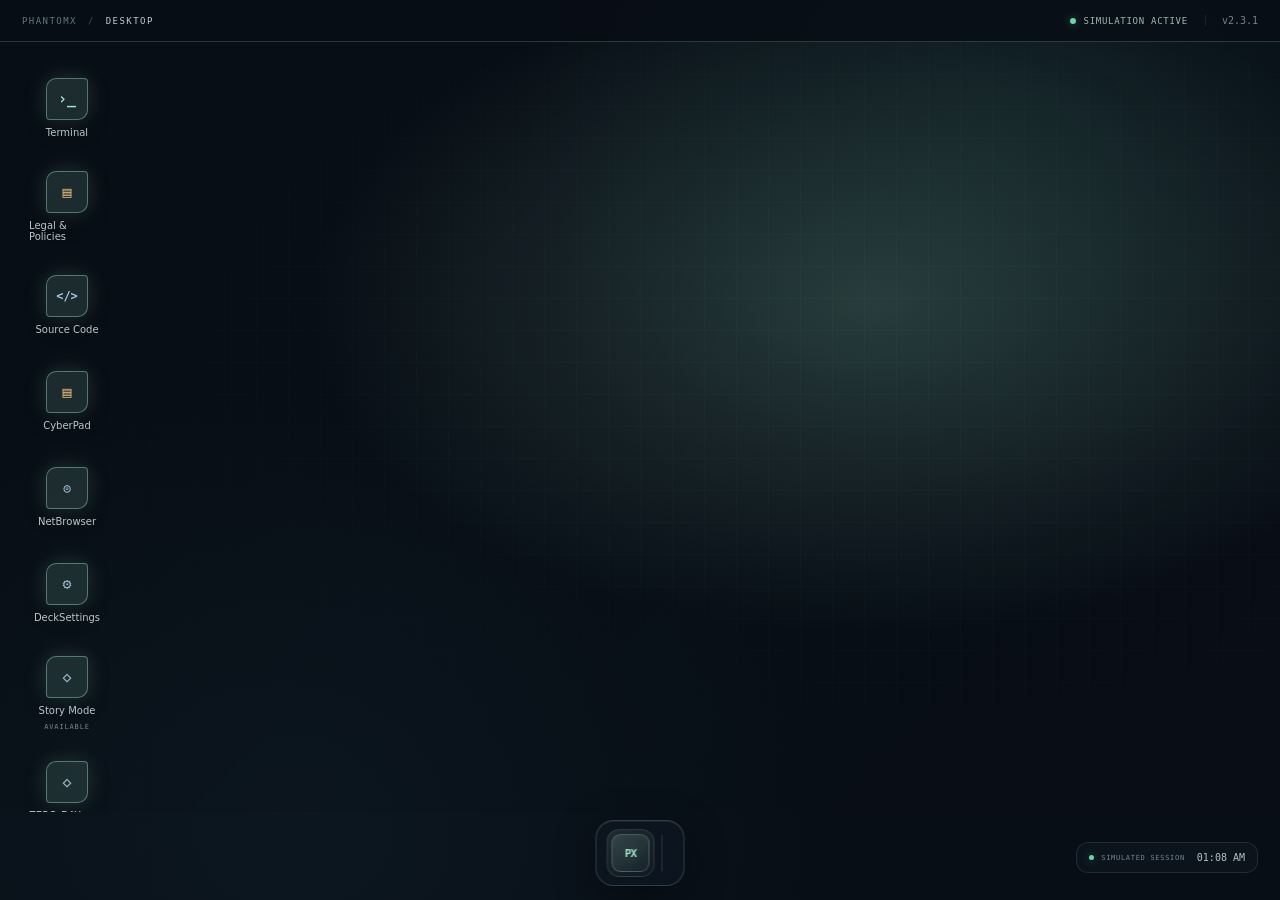
<file: index.html>
<!DOCTYPE html>
<html lang="en">
<head>
  <meta charset="UTF-8">
  <meta name="viewport" content="width=device-width, initial-scale=1.0">
  <meta name="description" content="PhantomX is a browser-based cyberdeck launcher and simulation platform for fictional systems and simulated command-line experiences.">
  <meta name="theme-color" content="#080e16">
  <meta name="color-scheme" content="dark">
  <title>PhantomX — Cyberdeck Launcher</title>
  <link rel="icon" href="./assets/phantomx-icon.svg" type="image/svg+xml">
  <link rel="apple-touch-icon" href="./assets/phantomx-icon.svg">
  <link rel="manifest" href="./manifest.json">
  <link rel="stylesheet" href="./style.css">
</head>
<body>
  <main id="desktop" aria-label="PhantomX cyberdeck launcher">
    <aside class="launcher-sidebar" aria-label="Launcher navigation">
      <a class="brand" href="./" aria-label="PhantomX home">
        <span class="brand-mark" aria-hidden="true">PX</span>
        <span class="brand-copy"><strong>PHANTOMX</strong><small>CYBERDECK LAUNCHER</small></span>
      </a>

      <div class="sidebar-divider"></div>
      <p class="sidebar-caption">WORKSPACE</p>
      <nav class="sidebar-nav" aria-label="Workspace">
        <a class="nav-link is-current" href="#overview" aria-current="page">
          <svg viewBox="0 0 24 24" aria-hidden="true"><rect x="3.5" y="3.5" width="7" height="7" rx="1.2"/><rect x="13.5" y="3.5" width="7" height="7" rx="1.2"/><rect x="3.5" y="13.5" width="7" height="7" rx="1.2"/><rect x="13.5" y="13.5" width="7" height="7" rx="1.2"/></svg>
          <span class="nav-label">Overview</span>
        </a>
        <button class="nav-link" type="button" data-window-launch="terminal-window">
          <svg viewBox="0 0 24 24" aria-hidden="true"><path d="m5 7 5 5-5 5"/><path d="M12 17h7"/></svg>
          <span class="nav-label">Terminal</span>
          <span class="nav-indicator" aria-hidden="true"></span>
        </button>
      </nav>

      <p class="sidebar-caption sidebar-caption-spaced">RESOURCES</p>
      <nav class="sidebar-nav" aria-label="Resources">
        <a class="nav-link" href="./legal/">
          <svg viewBox="0 0 24 24" aria-hidden="true"><path d="M6 3.75h8l4 4v12.5H6z"/><path d="M14 3.75v4h4M9 12h6M9 16h6"/></svg>
          <span class="nav-label">Legal &amp; policies</span>
        </a>
        <a class="nav-link" href="https://github.com/vruntime-labs/phantomx-os" target="_blank" rel="noopener noreferrer">
          <svg viewBox="0 0 24 24" aria-hidden="true"><path d="M9 19c-4.2 1.3-4.2-2.1-5.9-2.5M15 21v-3.4a3 3 0 0 0-.8-2.3c2.7-.3 5.5-1.3 5.5-6A4.7 4.7 0 0 0 18.4 6a4.3 4.3 0 0 0-.1-3.1S17.2 2.6 15 4.1a12.5 12.5 0 0 0-6 0C6.8 2.6 5.7 2.9 5.7 2.9A4.3 4.3 0 0 0 5.6 6a4.7 4.7 0 0 0-1.3 3.3c0 4.7 2.8 5.7 5.5 6A3 3 0 0 0 9 17.6V21"/></svg>
          <span class="nav-label">Source code</span>
          <span class="external-mark" aria-hidden="true">↗</span>
        </a>
      </nav>

      <div class="sidebar-bottom">
        <span class="sidebar-live-dot" aria-hidden="true"></span>
        <span class="sidebar-bottom-copy"><strong>BROWSER EDITION</strong><small>Simulation environment</small></span>
      </div>
    </aside>

    <section class="workspace" aria-label="Launcher workspace">
      <header class="topbar">
        <div class="breadcrumb"><span>PHANTOMX</span><span class="breadcrumb-slash">/</span><strong>DESKTOP</strong></div>
        <div class="topbar-right">
          <span class="environment-status"><span class="status-dot" aria-hidden="true"></span>SIMULATION ACTIVE</span>
          <span class="topbar-version">v2.3.1</span>
        </div>
      </header>

      <div class="desktop-canvas" aria-label="PhantomX desktop">
        <div class="desktop-shortcuts" aria-label="Desktop shortcuts">
          <button class="desktop-shortcut" type="button" data-window-launch="terminal-window">
            <span class="desktop-shortcut-icon terminal-shortcut-icon">›_</span><span>Terminal</span>
          </button>
          <a class="desktop-shortcut" href="./legal/">
            <span class="desktop-shortcut-icon docs-shortcut-icon">▤</span><span>Legal &amp; Policies</span>
          </a>
          <a class="desktop-shortcut" href="https://github.com/vruntime-labs/phantomx-os" target="_blank" rel="noopener noreferrer">
            <span class="desktop-shortcut-icon code-shortcut-icon">&lt;/&gt;</span><span>Source Code</span>
          </a>
          <button class="desktop-shortcut" type="button" data-window-launch="cyberpad-window"><span class="desktop-shortcut-icon docs-shortcut-icon">▤</span><span>CyberPad</span></button>
          <button class="desktop-shortcut" type="button" data-window-launch="netbrowser-window"><span class="desktop-shortcut-icon code-shortcut-icon">◎</span><span>NetBrowser</span></button>
          <button class="desktop-shortcut" type="button" data-window-launch="deck-settings-window"><span class="desktop-shortcut-icon mission-shortcut-icon">⚙</span><span>DeckSettings</span></button>
          <button class="desktop-shortcut" type="button" data-window-launch="mission-control-window" aria-label="Open MissionControl">
            <span class="desktop-shortcut-icon mission-shortcut-icon">◇</span><span>Story Mode</span><small>AVAILABLE</small>
          </button>
          <a class="desktop-shortcut" href="./story-test/">
            <span class="desktop-shortcut-icon mission-shortcut-icon">◇</span><span>ZERO-DAY SANDBOX</span><small>TEST CAMPAIGN</small>
          </a>
        </div>
      </div>
      <div class="workspace-content" id="overview">
        <section class="welcome" aria-labelledby="welcome-title">
          <div class="eyebrow"><span class="eyebrow-line"></span>BROWSER-BASED CYBERDECK</div>
          <h1 id="welcome-title">Enter a world<br>built for <em>simulation.</em></h1>
          <p class="welcome-copy">A browser-based cyberdeck for simulated command-line experiences, fictional systems and story-driven campaigns.</p>
          <div class="welcome-actions">
            <button class="primary-action" type="button" data-window-launch="terminal-window">
              <span>Open terminal</span>
              <svg viewBox="0 0 20 20" aria-hidden="true"><path d="M4 10h11M10 5l5 5-5 5"/></svg>
            </button>
            <a class="secondary-action" href="https://github.com/vruntime-labs/phantomx-os#readme" target="_blank" rel="noopener noreferrer">Read project overview <span aria-hidden="true">↗</span></a>
          </div>
          <div class="welcome-meta" aria-label="Environment details">
            <span><i></i> NO HOST ACCESS</span>
            <span><i></i> LOCAL SESSION</span>
            <span><i></i> WEB APP</span>
          </div>
        </section>

        <section class="quick-access" aria-labelledby="quick-title">
          <div class="section-heading">
            <div><span class="section-kicker">GET STARTED</span><h2 id="quick-title">Quick access</h2></div>
            <span class="section-count">03 RESOURCES</span>
          </div>

          <div class="resource-list">
            <button class="resource-card" type="button" data-window-launch="terminal-window">
              <span class="resource-icon terminal-icon" aria-hidden="true"><svg viewBox="0 0 24 24"><path d="m5 7 5 5-5 5M12 17h7"/></svg></span>
              <span class="resource-copy"><strong>Cyberdeck Terminal</strong><small>Explore the simulated command line</small></span>
              <span class="resource-arrow" aria-hidden="true">↗</span>
            </button>
            <a class="resource-card" href="./legal/">
              <span class="resource-icon docs-icon" aria-hidden="true"><svg viewBox="0 0 24 24"><path d="M6 3.75h8l4 4v12.5H6z"/><path d="M14 3.75v4h4M9 12h6M9 16h6"/></svg></span>
              <span class="resource-copy"><strong>Legal &amp; policies</strong><small>Privacy, terms and responsible-use policies</small></span>
              <span class="resource-arrow" aria-hidden="true">↗</span>
            </a>
            <a class="resource-card" href="https://github.com/vruntime-labs/phantomx-os" target="_blank" rel="noopener noreferrer">
              <span class="resource-icon code-icon" aria-hidden="true"><svg viewBox="0 0 24 24"><path d="m8 8-4 4 4 4M16 8l4 4-4 4M14 5l-4 14"/></svg></span>
              <span class="resource-copy"><strong>Open-source repository</strong><small>Inspect the code and contribute</small></span>
              <span class="resource-arrow" aria-hidden="true">↗</span>
            </a>
          </div>
        </section>

        <div class="session-note">
          <span class="session-note-mark" aria-hidden="true">i</span>
          <p><strong>Simulation boundary</strong> PhantomX runs in your browser. Terminal commands and example files are simulated; they do not access your device or execute a host shell.</p>
        </div>
      </div>
    </section>

    <section id="vfs-explorer-window" class="window vfs-window" aria-label="VFS Explorer" aria-hidden="true" style="display:none; top:88px; left:180px; width:min(900px, calc(100vw - 220px)); height:min(590px, calc(100vh - 150px))">
      <header class="window-header" data-window-drag-handle>
        <div class="window-title"><span class="terminal-title-mark" aria-hidden="true">PX</span><span>VFS EXPLORER</span><span class="window-title-divider">/</span><span class="window-title-muted">VIRTUAL FILESYSTEM</span></div>
        <div class="window-controls" aria-label="Window controls">
          <button class="window-dot yellow" type="button" aria-label="Minimize VFS Explorer" title="Minimize" data-window-action="minimize"></button>
          <button class="window-dot green" type="button" aria-label="Maximize VFS Explorer" title="Maximize or restore" data-window-action="maximize"></button>
          <button class="window-dot red" type="button" aria-label="Close VFS Explorer" title="Close" data-window-action="close"></button>
        </div>
      </header>
      <div class="vfs-toolbar">
        <button type="button" data-vfs-up aria-label="Go to parent folder" title="Up">↑</button>
        <button type="button" data-vfs-refresh aria-label="Refresh files" title="Refresh">↻</button>
        <span id="vfs-current-path">/</span>
        <input id="vfs-new-name" type="text" placeholder="New item name" aria-label="New file or folder name">
        <button type="button" data-vfs-create="file">New file</button>
        <button type="button" data-vfs-create="folder">New folder</button>
      </div>
      <div class="vfs-content">
        <nav class="vfs-sidebar" aria-label="Virtual filesystem locations">
          <button type="button" data-vfs-navigate="/">Root</button>
          <button type="button" data-vfs-navigate="/home">Home</button>
          <button type="button" data-vfs-navigate="/sys">System</button>
          <button type="button" data-vfs-navigate="/logs">Logs</button>
        </nav>
        <div class="vfs-main">
          <div class="vfs-file-list-wrap">
            <div class="vfs-list-heading"><span>NAME</span><span>TYPE</span><span>SIZE</span></div>
            <div id="vfs-file-list" class="vfs-file-list" role="list" aria-label="Files and folders"></div>
          </div>
          <aside class="vfs-preview">
            <div class="vfs-preview-heading"><span>PREVIEW</span><span id="vfs-preview-path">NO FILE SELECTED</span></div>
            <textarea id="vfs-preview-content" spellcheck="false" aria-label="Selected virtual file contents" placeholder="Select a file to preview its contents." disabled></textarea>
            <div class="vfs-preview-footer">
              <span id="vfs-preview-status">READ ONLY UNTIL A FILE IS SELECTED</span>
              <button type="button" id="vfs-save-file" disabled>Save changes</button>
            </div>
          </aside>
        </div>
      </div>
    </section>

    <section id="cyberpad-window" class="window core-app-window" aria-label="CyberPad" aria-hidden="true" style="display:none; top:70px; left:150px; width:min(900px, calc(100vw - 220px)); height:min(620px, calc(100vh - 140px))">
      <header class="window-header" data-window-drag-handle>
        <div class="window-title"><span class="terminal-title-mark">PX</span><span>CYBERPAD</span><span class="window-title-divider">/</span><span class="window-title-muted">VIRTUAL NOTEBOOK</span></div>
        <div class="window-controls"><button class="window-dot yellow" type="button" aria-label="Minimize CyberPad" data-window-action="minimize"></button><button class="window-dot green" type="button" aria-label="Maximize CyberPad" data-window-action="maximize"></button><button class="window-dot red" type="button" aria-label="Close CyberPad" data-window-action="close"></button></div>
      </header>
      <div class="core-app-toolbar"><label for="cyberpad-path">VIRTUAL FILE</label><input id="cyberpad-path" value="/home/mission-notes.md" spellcheck="false"><button id="cyberpad-load" type="button">Open</button><button id="cyberpad-save" type="button">Save</button></div>
      <div class="core-app-body cyberpad-body"><div class="core-app-intro"><strong>SIMULATION NOTEBOOK</strong><span>Edits are stored in the shared virtual filesystem, not on your device.</span></div><textarea id="cyberpad-editor" spellcheck="false" aria-label="Virtual file editor"></textarea><div id="cyberpad-status" class="core-app-status" role="status">READY</div></div>
    </section>

    <section id="netbrowser-window" class="window core-app-window" aria-label="NetBrowser" aria-hidden="true" style="display:none; top:58px; left:110px; width:min(1020px, calc(100vw - 200px)); height:min(680px, calc(100vh - 130px))">
      <header class="window-header" data-window-drag-handle>
        <div class="window-title"><span class="terminal-title-mark">PX</span><span>NETBROWSER</span><span class="window-title-divider">/</span><span class="window-title-muted">PUBLIC WEB + LOCAL INTRANET</span></div>
        <div class="window-controls"><button class="window-dot yellow" type="button" aria-label="Minimize NetBrowser" data-window-action="minimize"></button><button class="window-dot green" type="button" aria-label="Maximize NetBrowser" data-window-action="maximize"></button><button class="window-dot red" type="button" aria-label="Close NetBrowser" data-window-action="close"></button></div>
      </header>
      <div class="netbrowser-toolbar">
        <button id="netbrowser-back" type="button" aria-label="Back" title="Back">←</button>
        <button id="netbrowser-forward" type="button" aria-label="Forward" title="Forward">→</button>
        <button id="netbrowser-reload" type="button" aria-label="Reload" title="Reload">↻</button>
        <span class="netbrowser-lock" aria-hidden="true">◇</span>
        <input id="netbrowser-address" value="intranet.phantom/" aria-label="Website address" spellcheck="false" autocomplete="url">
        <button id="netbrowser-go" type="button">Go</button>
        <button id="netbrowser-open-external" type="button">Open tab ↗</button>
      </div>
      <nav class="netbrowser-bookmarks" aria-label="NetBrowser bookmarks"><button type="button" data-netbrowser-route="intranet.phantom/">Intranet</button><button type="button" data-netbrowser-route="wiki.phantom/">Research Wiki</button><button type="button" data-netbrowser-route="ops.phantom/">Operations</button><button type="button" data-netbrowser-route="https://www.wikipedia.org/">Wikipedia</button><button type="button" data-netbrowser-route="https://www.google.com/">Google</button></nav>
      <div class="netbrowser-content">
        <div id="netbrowser-status" class="core-app-status" role="status">LOCAL SIMULATION</div>
        <main id="netbrowser-page" class="netbrowser-page"></main>
        <div id="netbrowser-frame-wrap" class="netbrowser-frame-wrap" hidden>
          <iframe id="netbrowser-frame" title="External website" loading="lazy" referrerpolicy="strict-origin-when-cross-origin" allow="fullscreen; autoplay; encrypted-media; picture-in-picture"></iframe>
          <p class="netbrowser-frame-note">Websites load directly from their publishers. Some sites block embedding or restrict sign-in in embedded views. If the page is blank or incomplete, choose <strong>Open tab</strong>. PhantomX does not proxy or read the page contents.</p>
        </div>
      </div>
      <footer class="netbrowser-footer">LOCAL INTRANET + DIRECT PUBLIC WEB <span>NO PROXY · EMBEDDING DEPENDS ON EACH WEBSITE</span></footer>
    </section>

    <section id="deck-settings-window" class="window core-app-window" aria-label="DeckSettings" aria-hidden="true" style="display:none; top:72px; left:190px; width:min(780px, calc(100vw - 200px)); height:min(650px, calc(100vh - 120px))">
      <header class="window-header" data-window-drag-handle>
        <div class="window-title"><span class="terminal-title-mark">PX</span><span>DECK SETTINGS</span><span class="window-title-divider">/</span><span class="window-title-muted">SYSTEM PREFERENCES</span></div>
        <div class="window-controls"><button class="window-dot yellow" type="button" aria-label="Minimize DeckSettings" data-window-action="minimize"></button><button class="window-dot green" type="button" aria-label="Maximize DeckSettings" data-window-action="maximize"></button><button class="window-dot red" type="button" aria-label="Close DeckSettings" data-window-action="close"></button></div>
      </header>
      <div class="core-app-body settings-body">
        <div class="core-app-intro settings-intro"><strong>DECK SETTINGS</strong><span>Personalize the PhantomX workspace. Changes are saved in this browser only.</span></div>
        <div class="settings-section-label">APPEARANCE</div>
        <section class="settings-group"><div><h3>Accent theme</h3><p>Choose the interface highlight color.</p></div><select id="deck-theme" aria-label="Accent theme"><option value="mint">Phantom Mint</option><option value="ice">Arctic Ice</option><option value="amber">Signal Amber</option></select></section>
        <section class="settings-group"><div><h3>Desktop texture</h3><p>Change the desktop canvas background treatment.</p></div><select id="deck-wallpaper" aria-label="Desktop texture"><option value="grid">Technical grid</option><option value="quiet">Quiet gradient</option><option value="scanlines">Scanlines</option></select></section>
        <div class="settings-section-label">WORKSPACE</div>
        <section class="settings-group"><div><h3>Dock magnification</h3><p>Enlarge dock icons while the pointer is over them.</p></div><label class="settings-toggle"><input id="deck-dock-magnification" type="checkbox"><span>On</span></label></section>
        <section class="settings-group"><div><h3>Compact interface</h3><p>Use tighter spacing in application panels.</p></div><label class="settings-toggle"><input id="deck-compact-mode" type="checkbox"><span>On</span></label></section>
        <section class="settings-group"><div><h3>Reduce motion</h3><p>Reduce interface transitions and animated effects.</p></div><label class="settings-toggle"><input id="deck-reduce-motion" type="checkbox"><span>On</span></label></section>
        <section class="settings-group"><div><h3>Desktop status card</h3><p>Show or hide the information card on the desktop.</p></div><label class="settings-toggle"><input id="deck-show-widget" type="checkbox"><span>Show</span></label></section>
        <div class="settings-section-label">ABOUT &amp; LOCAL DATA</div>
        <section class="settings-group settings-data"><div><h3>Browser preferences</h3><p>Settings are stored locally. Virtual files currently reset when the page reloads. Audio cues are not implemented yet.</p></div><button id="deck-reset-settings" type="button" class="danger-subtle">Reset settings</button></section>
        <div id="deck-settings-status" class="core-app-status" role="status">READY</div>
      </div>
    </section>

    <section id="netradar-window" class="window simulation-window" aria-label="NetRadar" aria-hidden="true" style="display:none; top:65px; left:135px; width:min(980px,calc(100vw - 190px)); height:min(640px,calc(100vh - 130px))">
      <header class="window-header" data-window-drag-handle><div class="window-title"><span class="terminal-title-mark">PX</span><span>NETRADAR</span><span class="window-title-divider">/</span><span class="window-title-muted">SIMULATED TOPOLOGY</span></div><div class="window-controls"><button class="window-dot yellow" type="button" aria-label="Minimize NetRadar" data-window-action="minimize"></button><button class="window-dot green" type="button" aria-label="Maximize NetRadar" data-window-action="maximize"></button><button class="window-dot red" type="button" aria-label="Close NetRadar" data-window-action="close"></button></div></header>
      <div class="simulation-toolbar"><span>PROJECT ASTER / LAB NETWORK</span><span>4 NODES · SYNTHETIC DATA</span></div>
      <div class="simulation-split"><div class="radar-stage"><svg id="netradar-map" viewBox="0 0 590 330" role="group" aria-label="Fictional network topology"></svg></div><aside id="netradar-details" class="simulation-detail"></aside></div>
      <footer class="simulation-footer">FICTIONAL PRIVATE ADDRESS SPACE · NO PACKETS SENT · NO LIVE HOST SCANNING</footer>
    </section>

    <section id="packetsniffer-window" class="window simulation-window" aria-label="PacketSniffer" aria-hidden="true" style="display:none; top:55px; left:100px; width:min(1020px,calc(100vw - 180px)); height:min(660px,calc(100vh - 120px))">
      <header class="window-header" data-window-drag-handle><div class="window-title"><span class="terminal-title-mark">PX</span><span>PACKET SNIFFER</span><span class="window-title-divider">/</span><span class="window-title-muted">SYNTHETIC TRAFFIC</span></div><div class="window-controls"><button class="window-dot yellow" type="button" aria-label="Minimize PacketSniffer" data-window-action="minimize"></button><button class="window-dot green" type="button" aria-label="Maximize PacketSniffer" data-window-action="maximize"></button><button class="window-dot red" type="button" aria-label="Close PacketSniffer" data-window-action="close"></button></div></header>
      <div class="simulation-toolbar"><span>CAPTURE: ASTER-LAB-01</span><span>4 SYNTHETIC RECORDS</span></div>
      <div class="packet-layout"><div class="packet-list-wrap"><div class="packet-list-head"><span>TIME</span><span>SOURCE</span><span>DESTINATION</span><span>REQUEST</span><span>CODE</span></div><div id="packet-list" class="packet-list"></div></div>
        <section class="packet-inspector"><div class="simulation-subhead">SELECTED PACKET</div><pre id="packet-detail" class="packet-detail"></pre><label for="packet-editor">EDIT SYNTHETIC REQUEST JSON</label><textarea id="packet-editor" spellcheck="false"></textarea><div class="packet-actions"><button id="packet-replay" type="button">Replay in sandbox</button><span id="packet-status" class="core-app-status">READY</span></div></section></div>
      <footer class="simulation-footer">LOCAL FIXTURES ONLY · REPLAY NEVER SENDS A NETWORK REQUEST</footer>
    </section>

    <section id="hashbreaker-window" class="window simulation-window" aria-label="HashBreaker" aria-hidden="true" style="display:none; top:80px; left:175px; width:min(900px,calc(100vw - 220px)); height:min(620px,calc(100vh - 150px))">
      <header class="window-header" data-window-drag-handle><div class="window-title"><span class="terminal-title-mark">PX</span><span>HASHBREAKER</span><span class="window-title-divider">/</span><span class="window-title-muted">ENCODING LAB</span></div><div class="window-controls"><button class="window-dot yellow" type="button" aria-label="Minimize HashBreaker" data-window-action="minimize"></button><button class="window-dot green" type="button" aria-label="Maximize HashBreaker" data-window-action="maximize"></button><button class="window-dot red" type="button" aria-label="Close HashBreaker" data-window-action="close"></button></div></header>
      <div class="core-app-body hashbreaker-body"><div class="core-app-intro"><strong>ENCODING &amp; HASH VERIFICATION</strong><span>Base64 and Caesar are reversible encodings. A cryptographic hash is checked against a candidate; it is not decrypted.</span></div>
        <label for="hash-input">INPUT / CANDIDATE TEXT</label><textarea id="hash-input" spellcheck="false" placeholder="Enter text or a Base64 value"></textarea>
        <div class="hash-controls"><div><label for="hash-shift">CAESAR SHIFT</label><input id="hash-shift" type="number" min="0" max="25" value="3"></div><div class="hash-buttons"><button id="hash-b64-encode" type="button">Base64 encode</button><button id="hash-b64-decode" type="button">Base64 decode</button><button id="hash-caesar-encode" type="button">Caesar encode</button><button id="hash-caesar-decode" type="button">Caesar decode</button></div></div>
        <label for="hash-output">OUTPUT / DIGEST</label><textarea id="hash-output" readonly spellcheck="false" placeholder="Result appears here"></textarea>
        <section class="hash-challenge"><div><strong>SHA-256 CANDIDATE CHECK</strong><p id="hash-hint"></p><code id="hash-target"></code></div><button id="hash-verify" type="button">Check one candidate</button><button id="hash-load-challenge" type="button">Reset challenge</button></section>
        <div id="hash-status" class="core-app-status" role="status">READY · NO BRUTE-FORCE ROUTINES</div>
      </div>
      <footer class="simulation-footer">OFFLINE EXERCISES · NO CREDENTIAL ATTACKS · NO HASH DECRYPTION</footer>
    </section>

    <section id="hexscope-window" class="window simulation-window" aria-label="HexScope" aria-hidden="true" style="display:none; top:85px; left:155px; width:min(1020px,calc(100vw - 200px)); height:min(660px,calc(100vh - 140px))">
      <header class="window-header" data-window-drag-handle><div class="window-title"><span class="terminal-title-mark">PX</span><span>HEXSCOPE</span><span class="window-title-divider">/</span><span class="window-title-muted">READ-ONLY FORENSICS</span></div><div class="window-controls"><button class="window-dot yellow" type="button" aria-label="Minimize HexScope" data-window-action="minimize"></button><button class="window-dot green" type="button" aria-label="Maximize HexScope" data-window-action="maximize"></button><button class="window-dot red" type="button" aria-label="Close HexScope" data-window-action="close"></button></div></header>
      <div class="core-app-toolbar"><label for="hexscope-file">VIRTUAL LOG</label><select id="hexscope-file"><option value="/logs/auth.log">auth.log</option><option value="/logs/trace.log">trace.log</option></select><input id="hexscope-search" placeholder="Filter log lines..." aria-label="Filter log lines"></div>
      <div class="hexscope-layout"><section><div class="simulation-subhead">TEXT VIEW</div><pre id="hexscope-text" class="hexscope-text"></pre></section><section><div class="simulation-subhead">HEX VIEW · FIRST 256 BYTES</div><pre id="hexscope-hex" class="hexscope-hex"></pre></section></div>
      <footer class="simulation-footer"><span id="hexscope-status" class="core-app-status">READ ONLY</span> · NO TRACE WIPING OR EVIDENCE MODIFICATION</footer>
    </section>

    <section id="opencam-window" class="window simulation-window" aria-label="OpenCam Viewer" aria-hidden="true" style="display:none; top:45px; left:85px; width:min(1040px,calc(100vw - 160px)); height:min(700px,calc(100vh - 110px))">
      <header class="window-header" data-window-drag-handle><div class="window-title"><span class="terminal-title-mark">PX</span><span>OPENCAM VIEWER</span><span class="window-title-divider">/</span><span class="window-title-muted">PUBLIC CAMERA DIRECTORY</span></div><div class="window-controls"><button class="window-dot yellow" type="button" aria-label="Minimize OpenCam Viewer" data-window-action="minimize"></button><button class="window-dot green" type="button" aria-label="Maximize OpenCam Viewer" data-window-action="maximize"></button><button class="window-dot red" type="button" aria-label="Close OpenCam Viewer" data-window-action="close"></button></div></header>
      <div class="opencam-toolbar"><div><strong>PUBLIC CAMERA DIRECTORY</strong><span>Open operator-published cameras and verified preview feeds</span></div><select id="opencam-category" aria-label="Filter camera category"><option value="all">All permitted categories</option><option value="traffic">Traffic</option><option value="weather">Weather</option><option value="park">Parks</option><option value="wildlife">Wildlife</option><option value="ski">Ski</option><option value="surf">Surf</option><option value="volcano">Volcano</option><option value="aurora">Aurora</option></select><button id="opencam-load" type="button">Load image previews</button></div>
      <div class="opencam-video-toolbar">
        <input id="opencam-video-url" type="url" placeholder="Paste an OpenCCTV camera page URL…" aria-label="OpenCCTV camera page URL">
        <button id="opencam-load-video" type="button">Load camera page</button>
        <button id="opencam-load-directory" type="button">Browse OpenCCTV</button>
        <button id="opencam-open-video-tab" type="button">Open source tab ↗</button>
      </div>
      <div class="opencam-content">
        <div id="opencam-status" class="core-app-status" role="status">PUBLIC CAMERA VIEWER READY · LOAD A DIRECTORY OR A CAMERA PAGE</div>
        <div id="opencam-player-wrap" class="opencam-player-wrap">
          <div id="opencam-player-empty" class="simulation-empty">Browse the OpenCCTV public camera directory, then paste a camera page address here. Camera pages that provide an official embed can display their own live video or refreshed image. Availability and media type depend on the publisher.</div>
          <iframe id="opencam-player" title="OpenCCTV public camera viewer" loading="lazy" referrerpolicy="strict-origin-when-cross-origin" allow="autoplay; fullscreen; picture-in-picture" allowfullscreen hidden></iframe>
        </div>
        <div class="opencam-section-heading"><strong>OPEN EYE · FREE PUBLIC PREVIEWS</strong><span>Still images, not continuous video</span></div>
        <div id="opencam-grid" class="opencam-grid"><p class="simulation-empty">Public camera previews load only after you request them. No location permission is needed.</p></div>
      </div>
      <footer class="simulation-footer"><span>PUBLIC SOURCES ONLY · NO PRIVATE CAMERA DISCOVERY OR STREAM BYPASS</span><button id="opencam-open-catalog" type="button">Open OpenEye directory ↗</button></footer>
    </section>

    <section id="mission-control-window" class="window story-window" aria-label="MissionControl" aria-hidden="true" style="display:none; top:58px; left:105px; width:min(1000px,calc(100vw - 180px)); height:min(680px,calc(100vh - 120px))">
      <header class="window-header" data-window-drag-handle><div class="window-title"><span class="terminal-title-mark">PX</span><span>MISSIONCONTROL</span><span class="window-title-divider">/</span><span class="window-title-muted">PROJECT ASTER</span></div><div class="window-controls"><button class="window-dot yellow" type="button" aria-label="Minimize MissionControl" data-window-action="minimize"></button><button class="window-dot green" type="button" aria-label="Maximize MissionControl" data-window-action="maximize"></button><button class="window-dot red" type="button" aria-label="Close MissionControl" data-window-action="close"></button></div></header>
      <div class="story-toolbar"><span>CONTRACT 01 / THE QUIET RELAY</span><span>SINGLE-PLAYER · LOCAL SAVE</span></div>
      <div class="story-layout">
        <div class="story-main">
          <div class="story-kicker">FIELD ANALYSIS / PROJECT ASTER</div>
          <h2>The Quiet Relay</h2>
          <p class="story-briefing">A routine archive maintenance window was followed by an expired analyst session. Review the synthetic relay topology, compare the packet record and inspect the local trace. Decide whether the event is consistent with scheduled maintenance or should be escalated for review.</p>
          <div class="story-boundary">FICTIONAL CASE DATA ONLY · NO REAL NETWORK ACCESS</div>
          <div class="story-progress-head"><strong>CASE EVIDENCE</strong><span id="mission-progress-label">0 / 3 EVIDENCE ITEMS</span></div>
          <progress id="mission-progress" max="3" value="0" aria-label="Mission evidence progress"></progress>
          <div id="mission-objectives" class="story-objectives"></div>
          <div id="mission-result" class="story-result" hidden></div>
          <div id="mission-control-status" class="core-app-status" role="status">CONTRACT AVAILABLE · AWAITING ACCEPTANCE</div>
        </div>
        <aside class="story-brief-panel">
          <span class="story-panel-label">CONTRACT DOSSIER</span>
          <div><small>DIFFICULTY</small><strong>FIELD ANALYSIS</strong></div>
          <div><small>ENVIRONMENT</small><strong>ASTER LAB / SIMULATED</strong></div>
          <div><small>HANDLER</small><strong>ECHO / SHADOWCOMMS</strong></div>
          <div><small>REQUIRED EVIDENCE</small><strong>03 RECORDS</strong></div>
          <button id="mission-start" type="button" class="story-primary-action">ACCEPT CONTRACT</button>
          <button id="mission-reset" type="button" class="story-reset-action" hidden>RESET CAMPAIGN</button>
          <p>Progress is stored in this browser only. Clearing browser storage clears the local campaign save.</p>
        </aside>
      </div>
      <footer class="simulation-footer">STORY MODE · FICTIONAL INVESTIGATION · SINGLE-PLAYER PREVIEW</footer>
    </section>

    <section id="shadow-comms-window" class="window story-window" aria-label="ShadowComms" aria-hidden="true" style="display:none; top:85px; left:185px; width:min(760px,calc(100vw - 220px)); height:min(580px,calc(100vh - 150px))">
      <header class="window-header" data-window-drag-handle><div class="window-title"><span class="terminal-title-mark">PX</span><span>SHADOWCOMMS</span><span class="window-title-divider">/</span><span class="window-title-muted">HANDLER CHANNEL</span></div><div class="window-controls"><button class="window-dot yellow" type="button" aria-label="Minimize ShadowComms" data-window-action="minimize"></button><button class="window-dot green" type="button" aria-label="Maximize ShadowComms" data-window-action="maximize"></button><button class="window-dot red" type="button" aria-label="Close ShadowComms" data-window-action="close"></button></div></header>
      <div class="story-toolbar"><span>CHANNEL ECHO-01</span><span>LOCAL NARRATIVE · NO REMOTE CHAT</span></div>
      <div class="comms-body"><div id="shadow-comms-feed" class="comms-feed" aria-live="polite"></div><div id="shadow-comms-choices" class="comms-choices"></div><div id="shadow-comms-status" class="core-app-status" role="status">STANDBY</div></div>
      <footer class="simulation-footer">FICTIONAL HANDLER DIALOGUE · NO MULTIPLAYER CONNECTION</footer>
    </section>

    <section id="sysguard-window" class="window story-window" aria-label="SysGuard" aria-hidden="true" style="display:none; top:115px; left:245px; width:min(720px,calc(100vw - 240px)); height:min(500px,calc(100vh - 170px))">
      <header class="window-header" data-window-drag-handle><div class="window-title"><span class="terminal-title-mark">PX</span><span>SYSGUARD</span><span class="window-title-divider">/</span><span class="window-title-muted">SIMULATION HEALTH</span></div><div class="window-controls"><button class="window-dot yellow" type="button" aria-label="Minimize SysGuard" data-window-action="minimize"></button><button class="window-dot green" type="button" aria-label="Maximize SysGuard" data-window-action="maximize"></button><button class="window-dot red" type="button" aria-label="Close SysGuard" data-window-action="close"></button></div></header>
      <div class="sysguard-body">
        <div class="sysguard-banner"><span class="sysguard-live-dot"></span><div><strong id="sysguard-status">SIMULATED SESSION · STANDBY</strong><small id="sysguard-stage">IDLE / NO CONTRACT</small></div></div>
        <section class="sysguard-metrics">
          <div class="sysguard-metric"><div><span>SIMULATED CPU LOAD</span><strong id="sysguard-cpu-value">8%</strong></div><div class="sysguard-track"><i id="sysguard-cpu-bar" style="width:8%"></i></div></div>
          <div class="sysguard-metric"><div><span>SIMULATED MEMORY</span><strong id="sysguard-memory-value">28%</strong></div><div class="sysguard-track"><i id="sysguard-memory-bar" style="width:28%"></i></div></div>
          <div class="sysguard-metric"><div><span>SIMULATED TRACE LEVEL</span><strong id="sysguard-trace-value">0%</strong></div><div class="sysguard-track"><i id="sysguard-trace-bar" style="width:0%"></i></div></div>
        </section>
        <p class="sysguard-disclaimer">These deterministic indicators are generated from fictional mission progress. They do not measure your device, network, browser processes or real-world activity.</p>
      </div>
      <footer class="simulation-footer">SYNTHETIC TELEMETRY · NO HOST OR NETWORK MONITORING</footer>
    </section>

    <section id="terminal-window" class="window" aria-label="Cyberdeck Terminal" aria-hidden="true" style="display:none; top:112px">
      <header class="window-header" data-window-drag-handle>
        <div class="window-title"><span class="terminal-title-mark" aria-hidden="true">PX</span><span>TERMINAL</span><span class="window-title-divider">/</span><span class="window-title-muted">SESSION 01</span></div>
        <div class="window-controls" aria-label="Window controls">
          <button class="window-dot yellow" type="button" aria-label="Minimize Terminal" title="Minimize" data-window-action="minimize"></button>
          <button class="window-dot green" type="button" aria-label="Maximize Terminal" title="Maximize or restore" data-window-action="maximize"></button>
          <button class="window-dot red" type="button" aria-label="Close Terminal" title="Close" data-window-action="close"></button>
        </div>
      </header>
      <div id="terminal-body" class="window-body" role="log" aria-live="polite" aria-relevant="additions text">
        <p class="terminal-system-line">PHANTOMX INTERACTIVE CONSOLE <span>v2.3.1</span></p>
        <p>Browser session initialized.</p>
        <p>Type <span class="highlight">help</span> to view available commands.</p>
      </div>
      <form id="terminal-form" class="terminal-input-line" autocomplete="off">
        <label class="prompt" for="command-input">guest<span>@</span>phantomx:<b>/</b>$</label>
        <input type="text" id="command-input" name="command" autocomplete="off" autocapitalize="off" spellcheck="false" aria-label="Terminal command">
      </form>
    </section>
  </main>

  <aside id="start-menu" class="start-menu" aria-label="Start menu" aria-hidden="true">
    <div class="start-menu-brand"><span class="brand-mark small" aria-hidden="true">PX</span><span><strong>PHANTOMX</strong><small>LAUNCHER MENU</small></span></div>
    <label class="start-search-label" for="start-search">SEARCH APPLICATIONS</label>
    <input id="start-search" class="start-search" type="search" placeholder="Search apps..." autocomplete="off">
    <div class="start-menu-section-label">APPLICATIONS</div>
    <div id="start-app-list" class="start-app-list" aria-label="Registered applications"></div>
    <div class="start-menu-section-label start-links-heading">PROJECT RESOURCES</div>
    <nav class="start-links" aria-label="Project pages">
      <a href="./privacy/">Privacy Policy</a>
      <a href="./contributors/">Contributors</a>
      <a href="./legal/">Legal &amp; Policies</a>
      <a href="./security/">Security Policy</a>
      <a href="https://github.com/vruntime-labs/phantomx-os" target="_blank" rel="noopener noreferrer">Source Repository <span>↗</span></a>
    </nav>
    <div class="start-menu-footer">BROWSER EDITION <span>v2.3.1</span></div>
  </aside>

  <footer id="taskbar" aria-label="Launcher dock and session status">
    <div class="taskbar-dock" role="toolbar" aria-label="Application dock">
      <button class="start-btn" type="button" aria-label="Open Launcher" title="Launcher" aria-expanded="false" aria-controls="start-menu" onclick="toggleStartMenu()"><span class="start-btn-mark" aria-hidden="true">PX</span><span class="start-btn-label">Launcher</span></button>
      <div class="taskbar-separator" aria-hidden="true"></div>
      <div id="taskbar-apps" class="taskbar-apps" aria-label="Running applications"></div>
    </div>
    <div class="taskbar-right"><span class="taskbar-session"><i></i> SIMULATED SESSION</span><time id="taskbar-clock" class="taskbar-clock" aria-label="Local time">--:--</time></div>
  </footer>

  <script src="./kernel.js"></script>
  <script src="./apps/app-manifests.js"></script>
  <script src="./apps/browser-utils.js"></script>
  <script src="./app-registry.js"></script>
  <script src="./vfs.js"></script>
  <script src="./apps/core-apps.js"></script>
  <script src="./apps/deck-settings.js"></script>
  <script src="./apps/story-engine.js"></script>
  <script src="./apps/simulation-data.js"></script>
  <script src="./apps/simulation-tools.js"></script>
  <script src="./apps/story-apps.js"></script>
  <script src="./public-pages.js"></script>
  <script src="./script.js"></script>
  <script>
    if ('serviceWorker' in navigator) {
      window.addEventListener('load', () => {
        navigator.serviceWorker.register('./sw.js').catch((error) => {
          console.warn('PhantomX offline support could not be registered:', error);
        });
      });
    }
  </script>
</body>
</html>
</file>
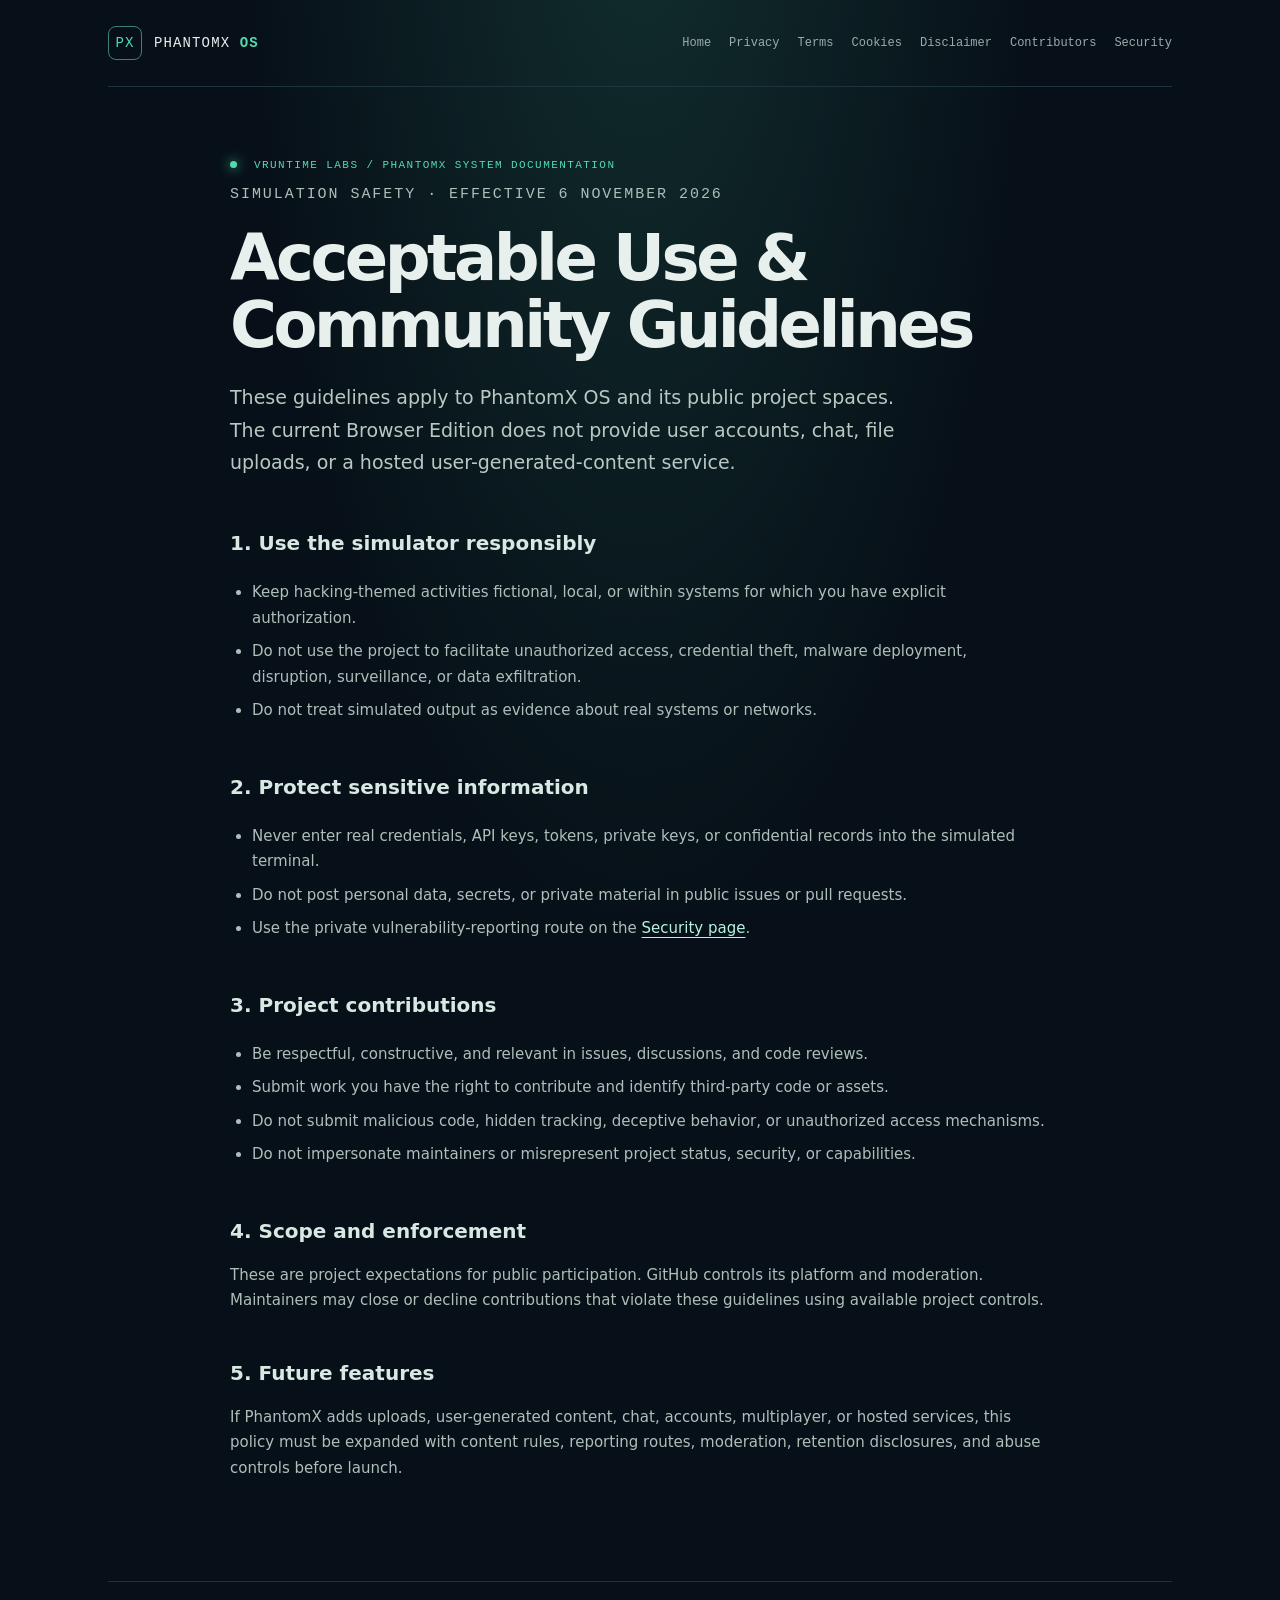
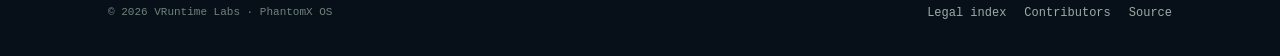
<file: acceptable-use/index.html>
<!doctype html><html lang="en"><head><meta charset="utf-8"><meta name="viewport" content="width=device-width,initial-scale=1"><meta name="theme-color" content="#071018"><meta name="robots" content="index,follow"><title>Acceptable Use · PhantomX OS</title><link rel="stylesheet" href="../assets/css/legal.css"></head><body><div class="site-shell"><header class="site-header"><a class="brand" href="../"><span class="brand-mark">PX</span><span>PHANTOMX <b>OS</b></span></a><nav aria-label="Primary navigation"><a href="../">Home</a><a href="../privacy/">Privacy</a><a href="../terms/">Terms</a><a href="../cookies/">Cookies</a><a href="../disclaimer/">Disclaimer</a><a href="../contributors/">Contributors</a><a href="../security/">Security</a></nav></header><main class="page-content"><div class="page-kicker"><span class="status-dot"></span> VRUNTIME LABS / PHANTOMX SYSTEM DOCUMENTATION</div><p class="eyebrow">SIMULATION SAFETY · EFFECTIVE 6 NOVEMBER 2026</p><h1>Acceptable Use &amp; Community Guidelines</h1><p class="lead">These guidelines apply to PhantomX OS and its public project spaces. The current Browser Edition does not provide user accounts, chat, file uploads, or a hosted user-generated-content service.</p>
<h2>1. Use the simulator responsibly</h2><ul><li>Keep hacking-themed activities fictional, local, or within systems for which you have explicit authorization.</li><li>Do not use the project to facilitate unauthorized access, credential theft, malware deployment, disruption, surveillance, or data exfiltration.</li><li>Do not treat simulated output as evidence about real systems or networks.</li></ul>
<h2>2. Protect sensitive information</h2><ul><li>Never enter real credentials, API keys, tokens, private keys, or confidential records into the simulated terminal.</li><li>Do not post personal data, secrets, or private material in public issues or pull requests.</li><li>Use the private vulnerability-reporting route on the <a href="../security/">Security page</a>.</li></ul>
<h2>3. Project contributions</h2><ul><li>Be respectful, constructive, and relevant in issues, discussions, and code reviews.</li><li>Submit work you have the right to contribute and identify third-party code or assets.</li><li>Do not submit malicious code, hidden tracking, deceptive behavior, or unauthorized access mechanisms.</li><li>Do not impersonate maintainers or misrepresent project status, security, or capabilities.</li></ul>
<h2>4. Scope and enforcement</h2><p>These are project expectations for public participation. GitHub controls its platform and moderation. Maintainers may close or decline contributions that violate these guidelines using available project controls.</p>
<h2>5. Future features</h2><p>If PhantomX adds uploads, user-generated content, chat, accounts, multiplayer, or hosted services, this policy must be expanded with content rules, reporting routes, moderation, retention disclosures, and abuse controls before launch.</p></main><footer class="site-footer"><span>© 2026 VRuntime Labs · PhantomX OS</span><span><a href="../legal/">Legal index</a><a href="../contributors/">Contributors</a><a href="https://github.com/vruntime-labs/phantomx-os">Source</a></span></footer></div></body></html>
</file>
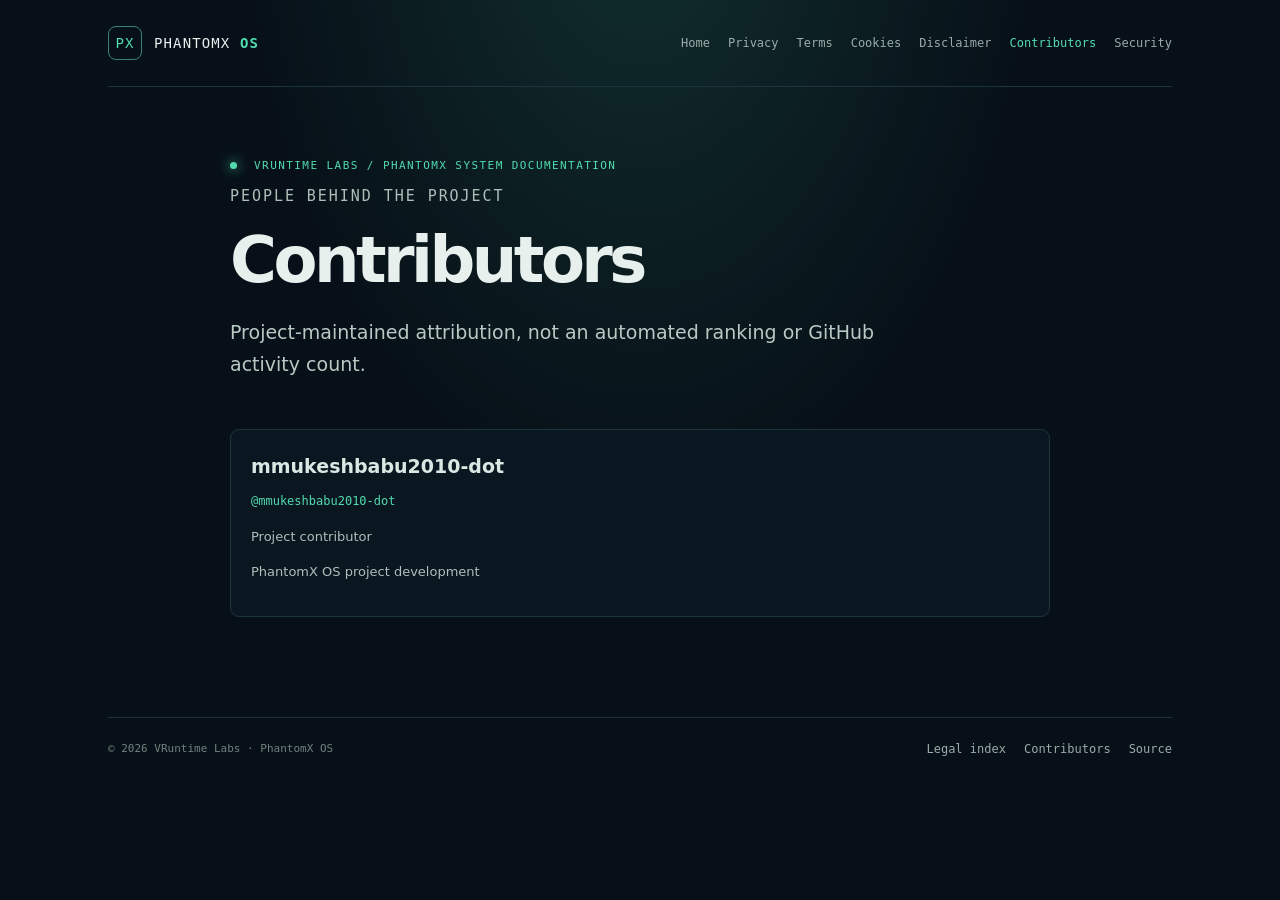
<file: contributors/index.html>
<!doctype html><html lang="en"><head><meta charset="utf-8"><meta name="viewport" content="width=device-width,initial-scale=1"><meta name="theme-color" content="#071018"><meta name="robots" content="index,follow"><title>Contributors · PhantomX OS</title><link rel="stylesheet" href="../assets/css/legal.css"></head><body><div class="site-shell"><header class="site-header"><a class="brand" href="../"><span class="brand-mark">PX</span><span>PHANTOMX <b>OS</b></span></a><nav aria-label="Primary navigation"><a href="../">Home</a><a href="../privacy/">Privacy</a><a href="../terms/">Terms</a><a href="../cookies/">Cookies</a><a href="../disclaimer/">Disclaimer</a><a href="../contributors/" aria-current="page">Contributors</a><a href="../security/">Security</a></nav></header><main class="page-content"><div class="page-kicker"><span class="status-dot"></span> VRUNTIME LABS / PHANTOMX SYSTEM DOCUMENTATION</div><p class="eyebrow">PEOPLE BEHIND THE PROJECT</p><h1>Contributors</h1><p class="lead">Project-maintained attribution, not an automated ranking or GitHub activity count.</p><div id="contributors" class="contributor-grid" aria-live="polite"><p class="empty-state">Loading contributor directory…</p></div><noscript><p class="empty-state">Enable JavaScript to load the directory. <a href="../data/contributors.json">View the source data</a>.</p></noscript><script>
(async function(){const root=document.getElementById('contributors');try{const r=await fetch('../data/contributors.json',{cache:'no-store'});if(!r.ok)throw Error();const data=await r.json();const entries=(data.contributors||[]).filter(x=>x.show_in_app!==false);root.replaceChildren();if(!entries.length){const p=document.createElement('p');p.className='empty-state';p.textContent='No public contributor entries yet.';root.append(p);return;}for(const item of entries){const card=document.createElement('article');card.className='contributor-card';const h=document.createElement('h2');h.textContent=item.display_name||item.username||'Contributor';const a=document.createElement('a');a.className='handle';a.textContent='@'+(item.username||'');try{const u=new URL(item.profile_url);if(u.protocol==='https:'&&u.hostname==='github.com'){a.href=u.href;a.target='_blank';a.rel='noopener noreferrer';}}catch(e){}card.append(h,a);for(const value of [...(item.roles||[]),...(item.contributions||[])]){const p=document.createElement('p');p.textContent=value;card.append(p);}root.append(card);}}catch(e){root.replaceChildren();const p=document.createElement('p');p.className='empty-state';p.textContent='Contributor data could not be loaded. View contributors.json in the repository.';root.append(p);}})();
</script></main><footer class="site-footer"><span>© 2026 VRuntime Labs · PhantomX OS</span><span><a href="../legal/">Legal index</a><a href="../contributors/">Contributors</a><a href="https://github.com/vruntime-labs/phantomx-os">Source</a></span></footer></div></body></html>
</file>
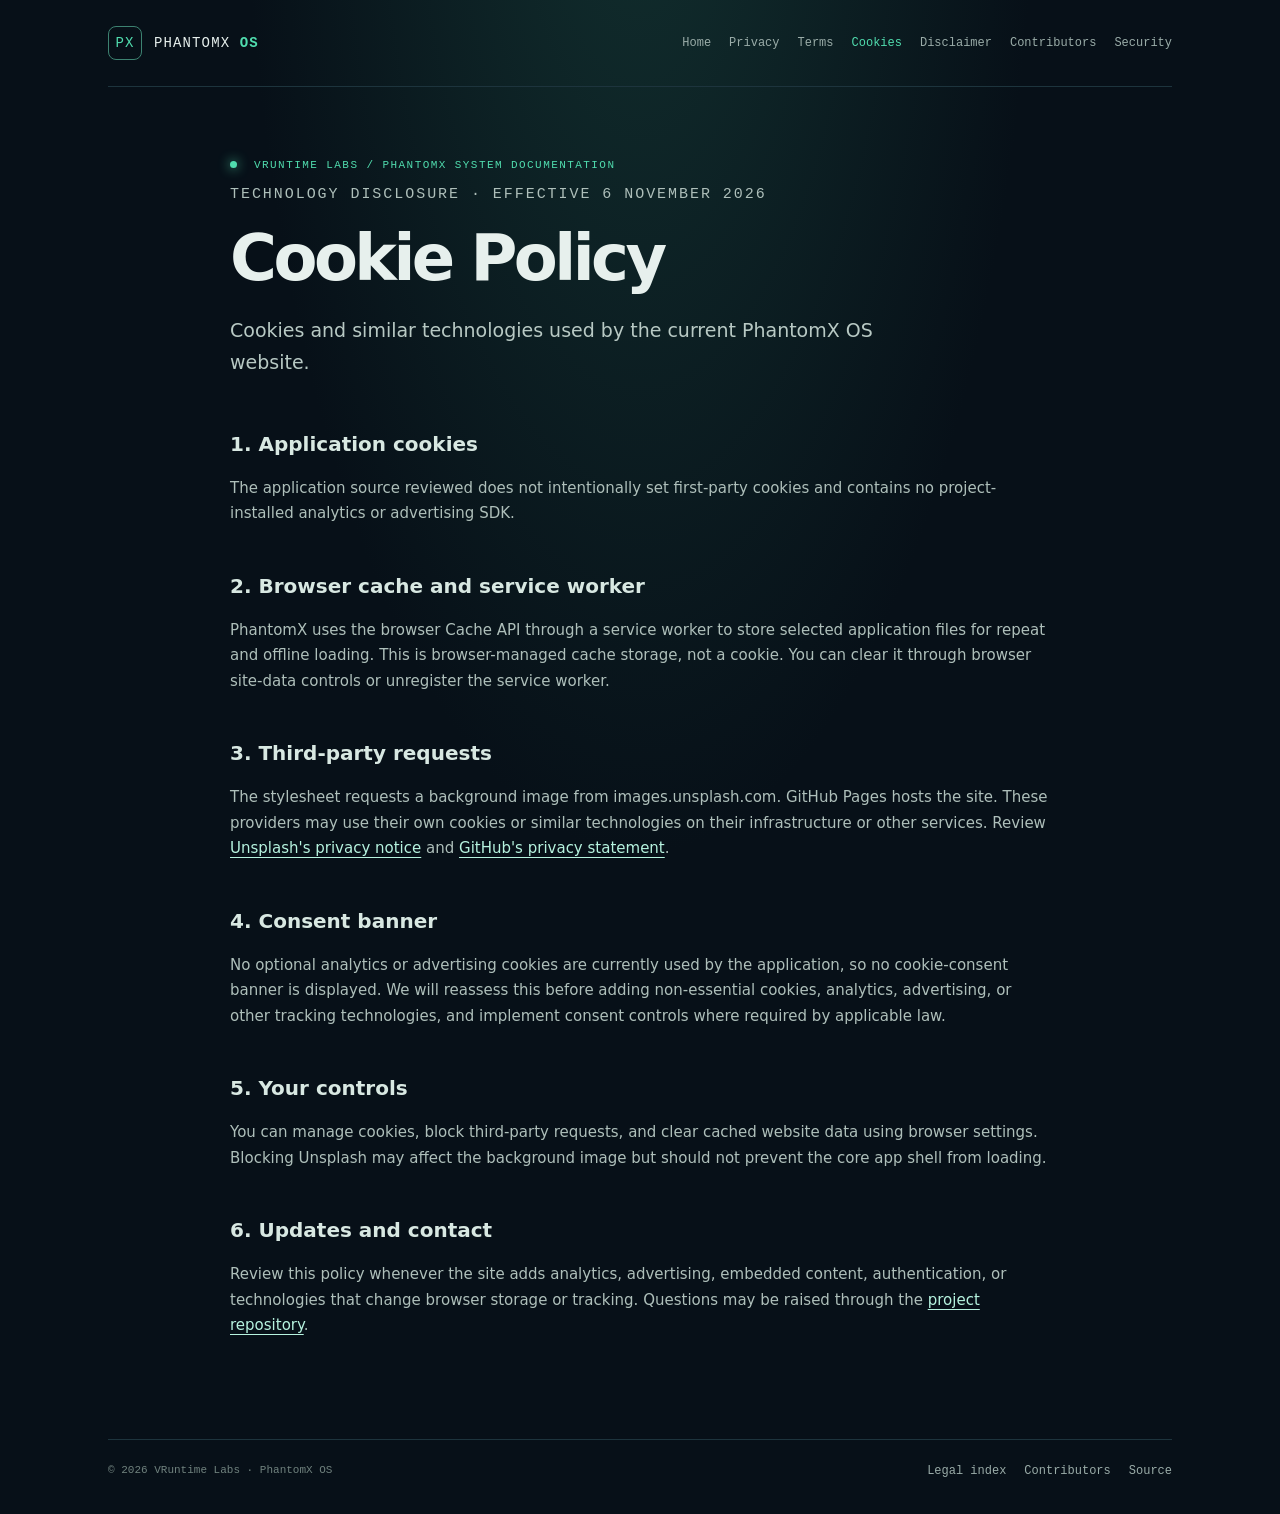
<file: cookies/index.html>
<!doctype html><html lang="en"><head><meta charset="utf-8"><meta name="viewport" content="width=device-width,initial-scale=1"><meta name="theme-color" content="#071018"><meta name="robots" content="index,follow"><title>Cookie Policy · PhantomX OS</title><link rel="stylesheet" href="../assets/css/legal.css"></head><body><div class="site-shell"><header class="site-header"><a class="brand" href="../"><span class="brand-mark">PX</span><span>PHANTOMX <b>OS</b></span></a><nav aria-label="Primary navigation"><a href="../">Home</a><a href="../privacy/">Privacy</a><a href="../terms/">Terms</a><a href="../cookies/" aria-current="page">Cookies</a><a href="../disclaimer/">Disclaimer</a><a href="../contributors/">Contributors</a><a href="../security/">Security</a></nav></header><main class="page-content"><div class="page-kicker"><span class="status-dot"></span> VRUNTIME LABS / PHANTOMX SYSTEM DOCUMENTATION</div><p class="eyebrow">TECHNOLOGY DISCLOSURE · EFFECTIVE 6 NOVEMBER 2026</p><h1>Cookie Policy</h1><p class="lead">Cookies and similar technologies used by the current PhantomX OS website.</p>
<h2>1. Application cookies</h2><p>The application source reviewed does not intentionally set first-party cookies and contains no project-installed analytics or advertising SDK.</p>
<h2>2. Browser cache and service worker</h2><p>PhantomX uses the browser Cache API through a service worker to store selected application files for repeat and offline loading. This is browser-managed cache storage, not a cookie. You can clear it through browser site-data controls or unregister the service worker.</p>
<h2>3. Third-party requests</h2><p>The stylesheet requests a background image from images.unsplash.com. GitHub Pages hosts the site. These providers may use their own cookies or similar technologies on their infrastructure or other services. Review <a href="https://unsplash.com/privacy">Unsplash's privacy notice</a> and <a href="https://docs.github.com/en/site-policy/privacy-policies/github-privacy-statement">GitHub's privacy statement</a>.</p>
<h2>4. Consent banner</h2><p>No optional analytics or advertising cookies are currently used by the application, so no cookie-consent banner is displayed. We will reassess this before adding non-essential cookies, analytics, advertising, or other tracking technologies, and implement consent controls where required by applicable law.</p>
<h2>5. Your controls</h2><p>You can manage cookies, block third-party requests, and clear cached website data using browser settings. Blocking Unsplash may affect the background image but should not prevent the core app shell from loading.</p>
<h2>6. Updates and contact</h2><p>Review this policy whenever the site adds analytics, advertising, embedded content, authentication, or technologies that change browser storage or tracking. Questions may be raised through the <a href="https://github.com/vruntime-labs/phantomx-os">project repository</a>.</p></main><footer class="site-footer"><span>© 2026 VRuntime Labs · PhantomX OS</span><span><a href="../legal/">Legal index</a><a href="../contributors/">Contributors</a><a href="https://github.com/vruntime-labs/phantomx-os">Source</a></span></footer></div></body></html>
</file>
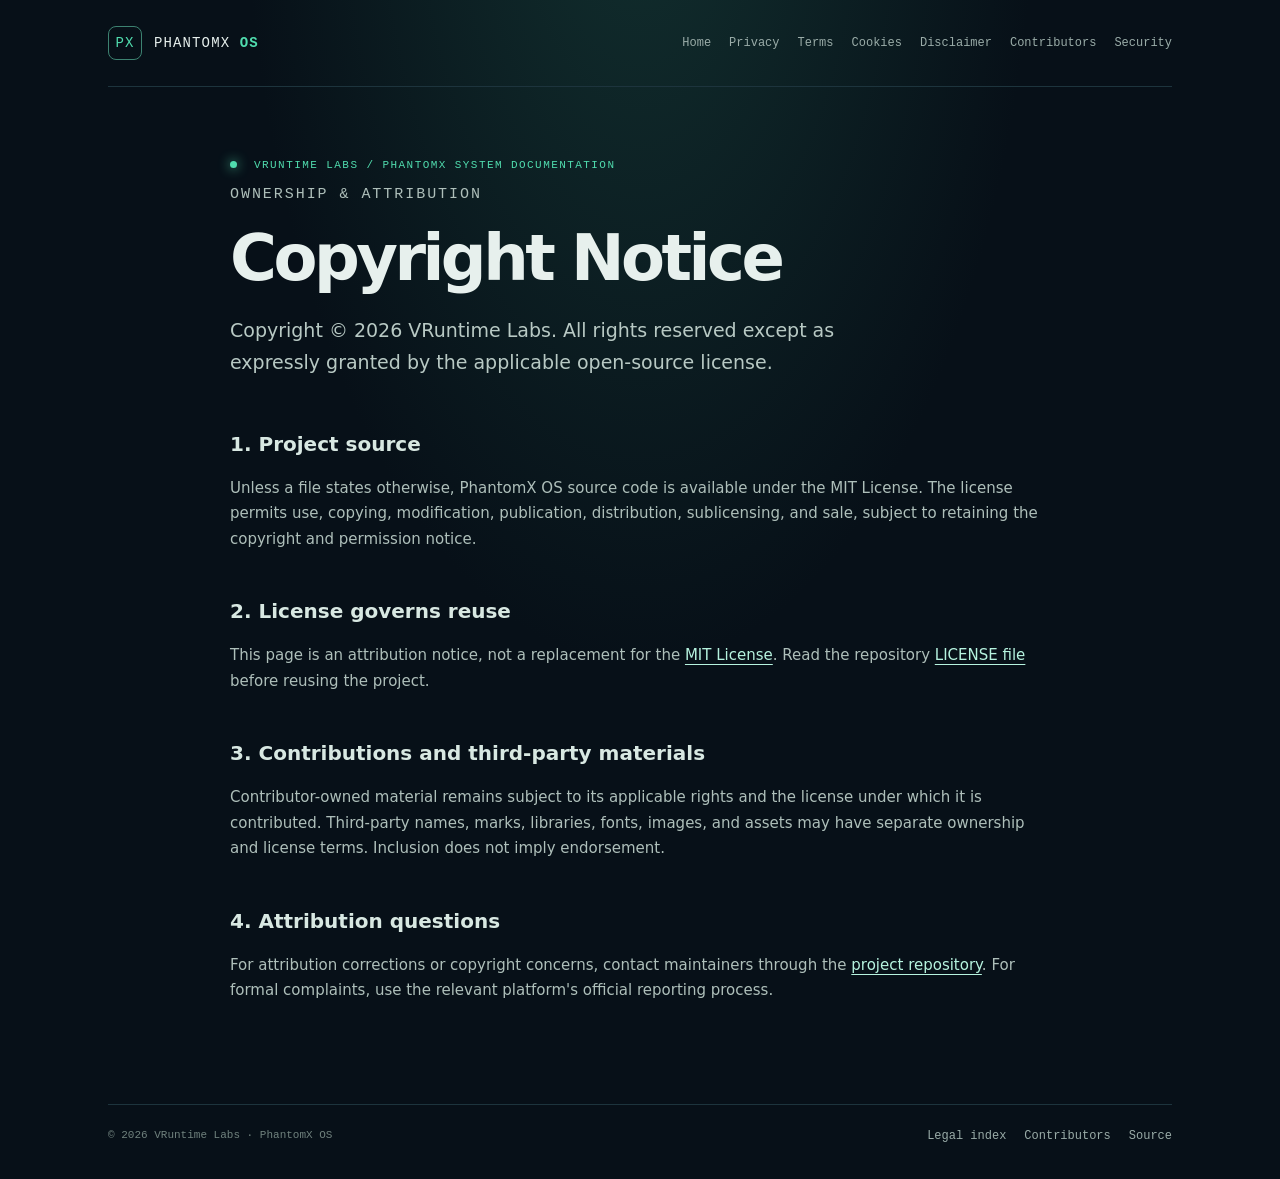
<file: copyright/index.html>
<!doctype html><html lang="en"><head><meta charset="utf-8"><meta name="viewport" content="width=device-width,initial-scale=1"><meta name="theme-color" content="#071018"><meta name="robots" content="index,follow"><title>Copyright Notice · PhantomX OS</title><link rel="stylesheet" href="../assets/css/legal.css"></head><body><div class="site-shell"><header class="site-header"><a class="brand" href="../"><span class="brand-mark">PX</span><span>PHANTOMX <b>OS</b></span></a><nav aria-label="Primary navigation"><a href="../">Home</a><a href="../privacy/">Privacy</a><a href="../terms/">Terms</a><a href="../cookies/">Cookies</a><a href="../disclaimer/">Disclaimer</a><a href="../contributors/">Contributors</a><a href="../security/">Security</a></nav></header><main class="page-content"><div class="page-kicker"><span class="status-dot"></span> VRUNTIME LABS / PHANTOMX SYSTEM DOCUMENTATION</div><p class="eyebrow">OWNERSHIP &amp; ATTRIBUTION</p><h1>Copyright Notice</h1><p class="lead">Copyright © 2026 VRuntime Labs. All rights reserved except as expressly granted by the applicable open-source license.</p>
<h2>1. Project source</h2><p>Unless a file states otherwise, PhantomX OS source code is available under the MIT License. The license permits use, copying, modification, publication, distribution, sublicensing, and sale, subject to retaining the copyright and permission notice.</p>
<h2>2. License governs reuse</h2><p>This page is an attribution notice, not a replacement for the <a href="../license/">MIT License</a>. Read the repository <a href="https://github.com/vruntime-labs/phantomx-os/blob/main/LICENSE">LICENSE file</a> before reusing the project.</p>
<h2>3. Contributions and third-party materials</h2><p>Contributor-owned material remains subject to its applicable rights and the license under which it is contributed. Third-party names, marks, libraries, fonts, images, and assets may have separate ownership and license terms. Inclusion does not imply endorsement.</p>
<h2>4. Attribution questions</h2><p>For attribution corrections or copyright concerns, contact maintainers through the <a href="https://github.com/vruntime-labs/phantomx-os">project repository</a>. For formal complaints, use the relevant platform's official reporting process.</p></main><footer class="site-footer"><span>© 2026 VRuntime Labs · PhantomX OS</span><span><a href="../legal/">Legal index</a><a href="../contributors/">Contributors</a><a href="https://github.com/vruntime-labs/phantomx-os">Source</a></span></footer></div></body></html>
</file>
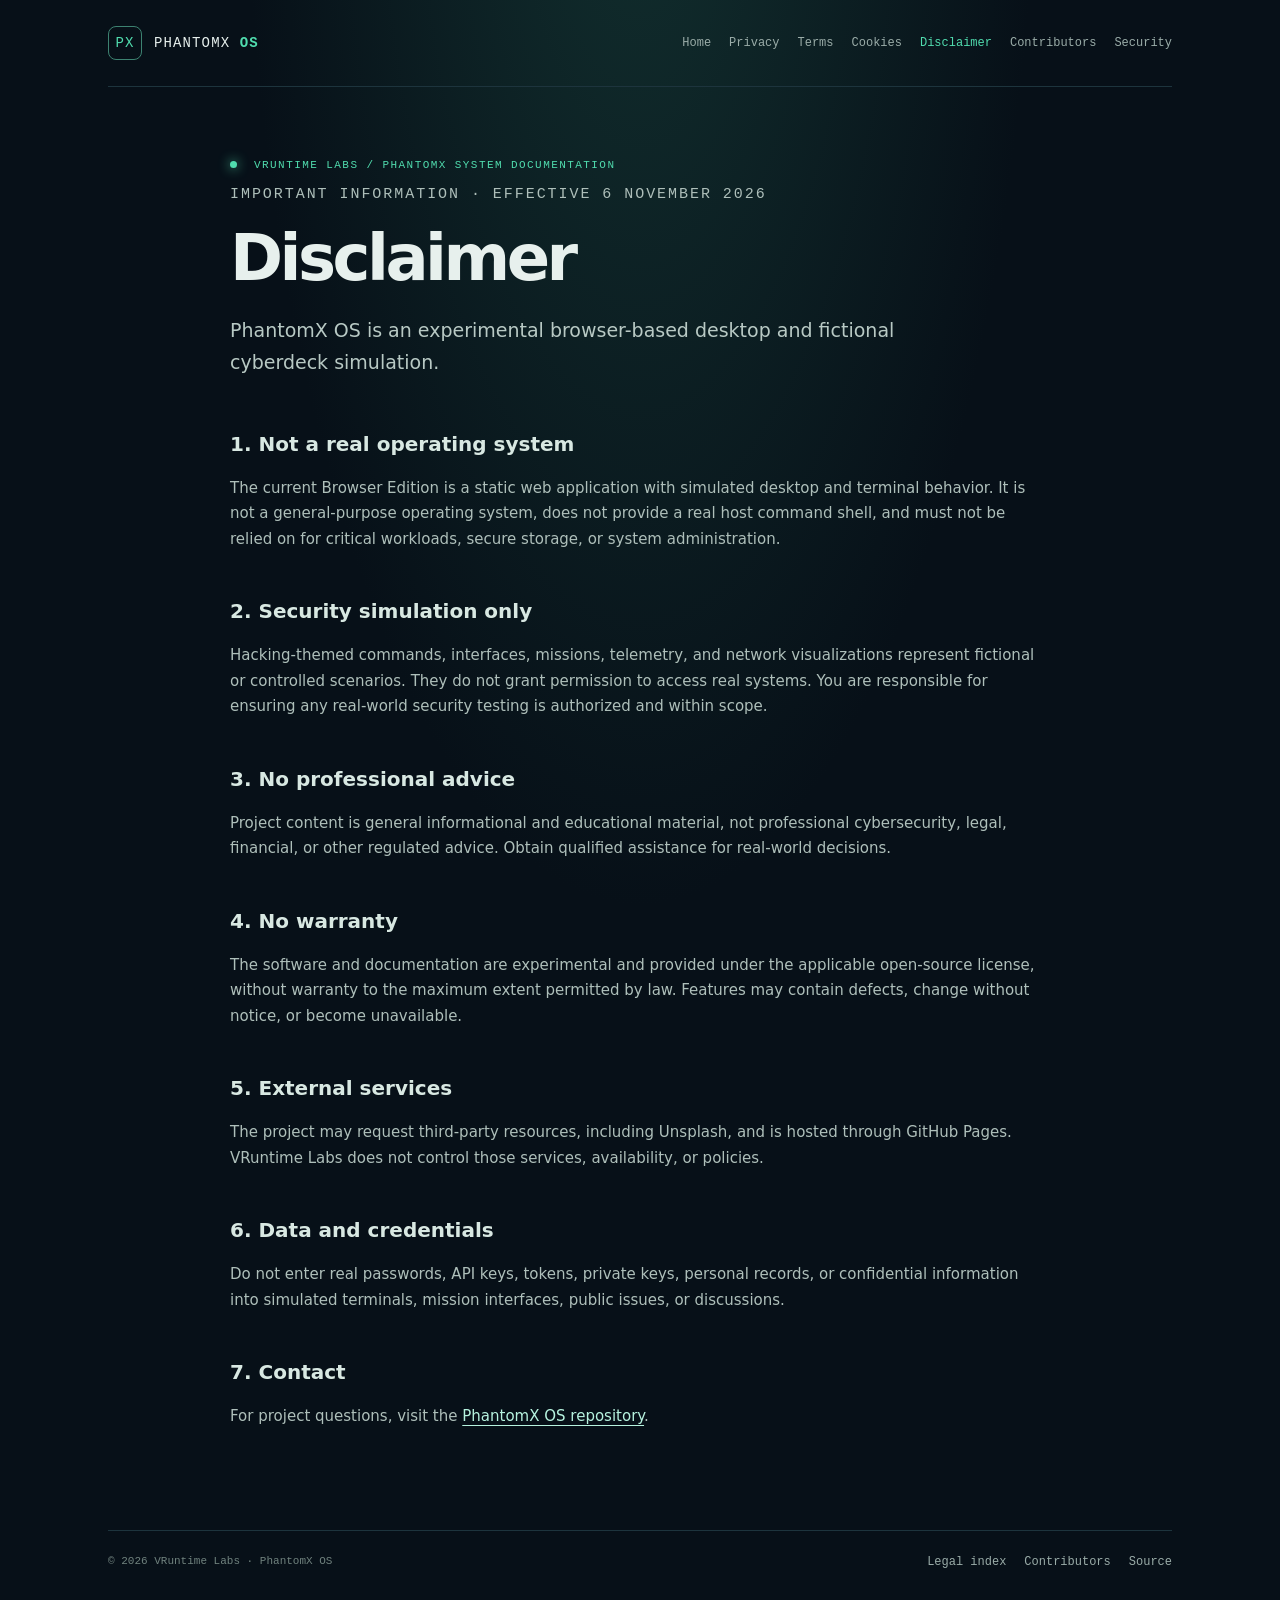
<file: disclaimer/index.html>
<!doctype html><html lang="en"><head><meta charset="utf-8"><meta name="viewport" content="width=device-width,initial-scale=1"><meta name="theme-color" content="#071018"><meta name="robots" content="index,follow"><title>Disclaimer · PhantomX OS</title><link rel="stylesheet" href="../assets/css/legal.css"></head><body><div class="site-shell"><header class="site-header"><a class="brand" href="../"><span class="brand-mark">PX</span><span>PHANTOMX <b>OS</b></span></a><nav aria-label="Primary navigation"><a href="../">Home</a><a href="../privacy/">Privacy</a><a href="../terms/">Terms</a><a href="../cookies/">Cookies</a><a href="../disclaimer/" aria-current="page">Disclaimer</a><a href="../contributors/">Contributors</a><a href="../security/">Security</a></nav></header><main class="page-content"><div class="page-kicker"><span class="status-dot"></span> VRUNTIME LABS / PHANTOMX SYSTEM DOCUMENTATION</div><p class="eyebrow">IMPORTANT INFORMATION · EFFECTIVE 6 NOVEMBER 2026</p><h1>Disclaimer</h1><p class="lead">PhantomX OS is an experimental browser-based desktop and fictional cyberdeck simulation.</p>
<h2>1. Not a real operating system</h2><p>The current Browser Edition is a static web application with simulated desktop and terminal behavior. It is not a general-purpose operating system, does not provide a real host command shell, and must not be relied on for critical workloads, secure storage, or system administration.</p>
<h2>2. Security simulation only</h2><p>Hacking-themed commands, interfaces, missions, telemetry, and network visualizations represent fictional or controlled scenarios. They do not grant permission to access real systems. You are responsible for ensuring any real-world security testing is authorized and within scope.</p>
<h2>3. No professional advice</h2><p>Project content is general informational and educational material, not professional cybersecurity, legal, financial, or other regulated advice. Obtain qualified assistance for real-world decisions.</p>
<h2>4. No warranty</h2><p>The software and documentation are experimental and provided under the applicable open-source license, without warranty to the maximum extent permitted by law. Features may contain defects, change without notice, or become unavailable.</p>
<h2>5. External services</h2><p>The project may request third-party resources, including Unsplash, and is hosted through GitHub Pages. VRuntime Labs does not control those services, availability, or policies.</p>
<h2>6. Data and credentials</h2><p>Do not enter real passwords, API keys, tokens, private keys, personal records, or confidential information into simulated terminals, mission interfaces, public issues, or discussions.</p>
<h2>7. Contact</h2><p>For project questions, visit the <a href="https://github.com/vruntime-labs/phantomx-os">PhantomX OS repository</a>.</p></main><footer class="site-footer"><span>© 2026 VRuntime Labs · PhantomX OS</span><span><a href="../legal/">Legal index</a><a href="../contributors/">Contributors</a><a href="https://github.com/vruntime-labs/phantomx-os">Source</a></span></footer></div></body></html>
</file>
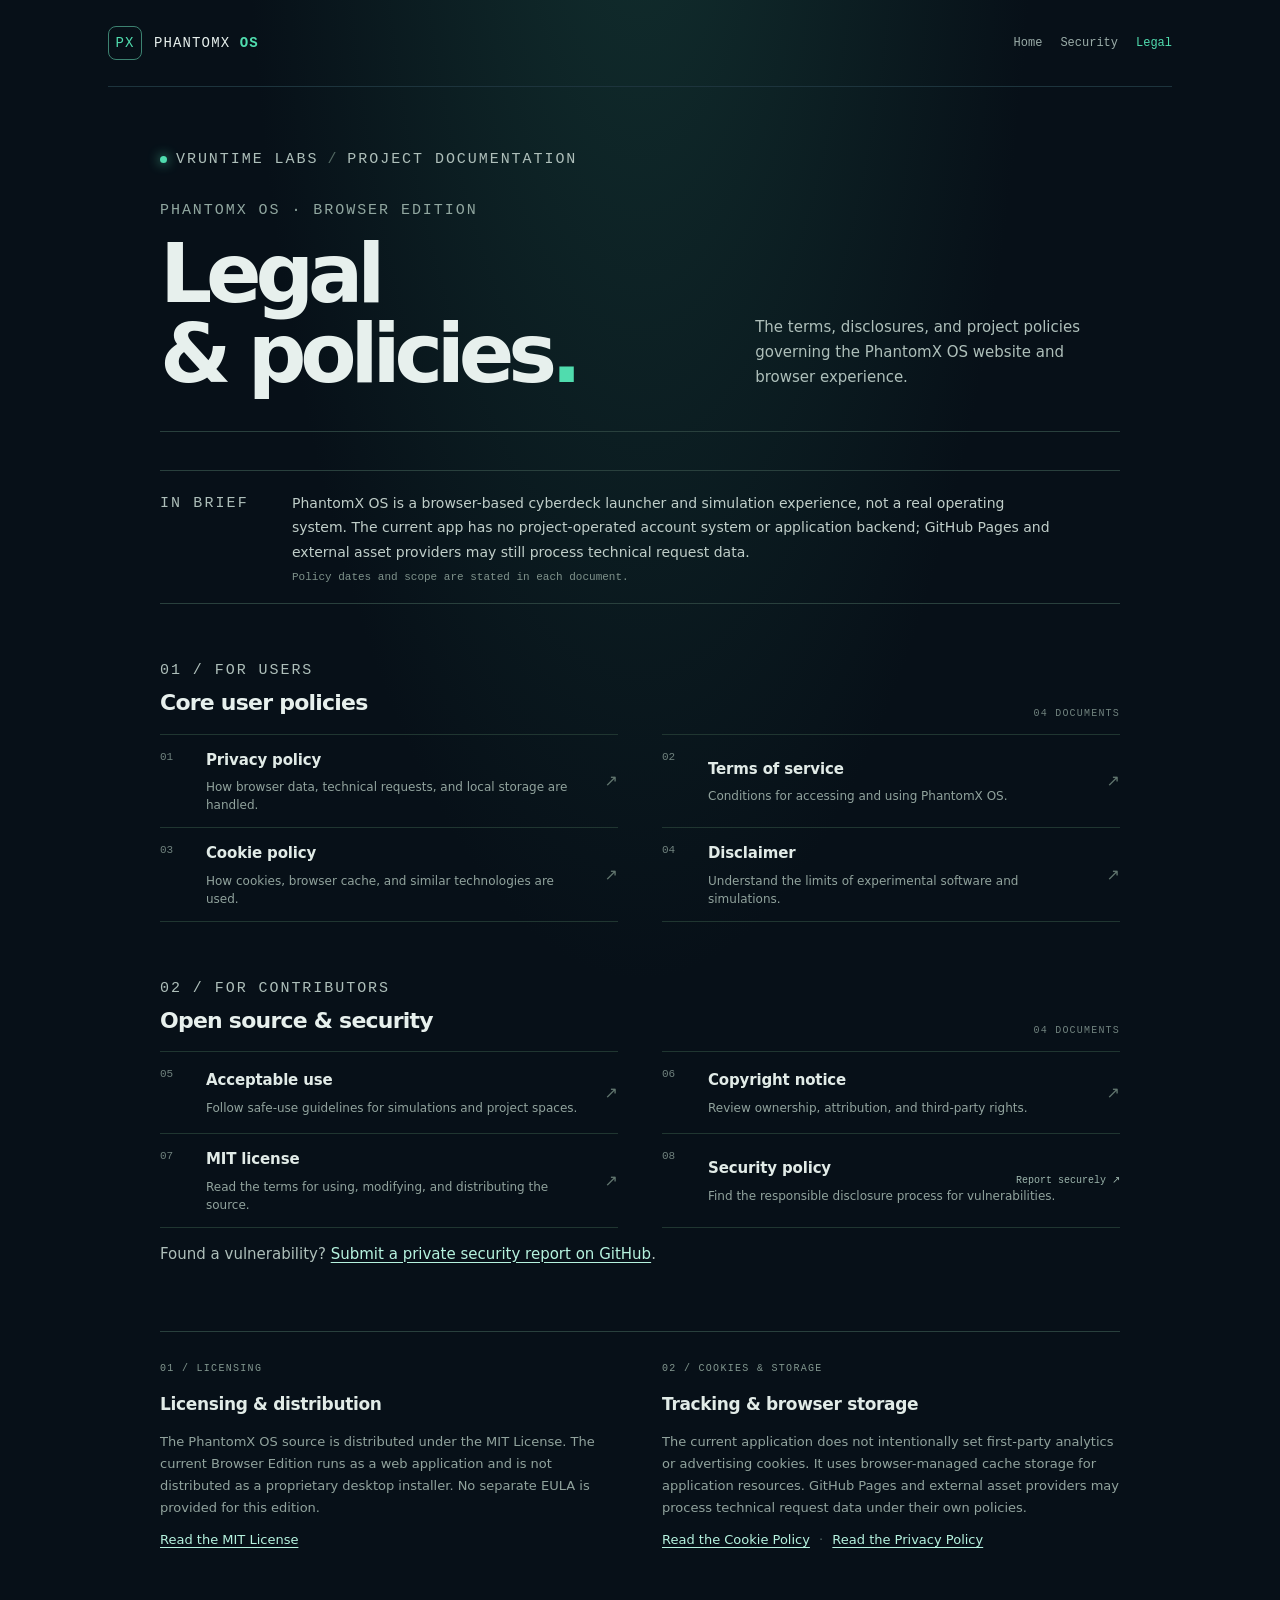
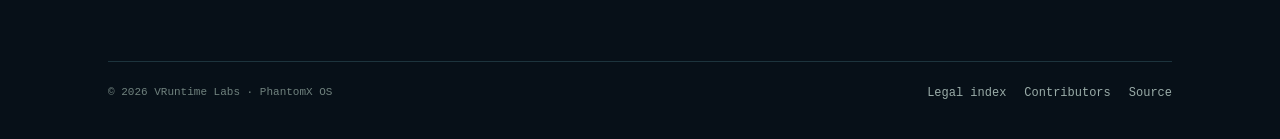
<file: legal/index.html>
<!doctype html>
<html lang="en">
<head>
  <meta charset="utf-8">
  <meta name="viewport" content="width=device-width, initial-scale=1">
  <meta name="theme-color" content="#071018">
  <meta name="robots" content="index,follow">
  <meta name="description" content="Official privacy, usage, licensing, and security policies for PhantomX OS by VRuntime Labs.">
  <title>Legal &amp; Policies · PhantomX OS</title>
  <link rel="stylesheet" href="../assets/css/legal.css">
</head>
<body>
  <a class="skip-link" href="#main-content">Skip to content</a>
  <div class="site-shell">
    <header class="site-header">
      <a class="brand" href="../" aria-label="PhantomX OS home">
        <span class="brand-mark" aria-hidden="true">PX</span>
        <span>PHANTOMX <b>OS</b></span>
      </a>
      <nav aria-label="Primary navigation">
        <a href="../">Home</a>
        <a href="../security/">Security</a>
        <a href="./" aria-current="page">Legal</a>
      </nav>
    </header>

    <main class="page-content legal-index" id="main-content">
      <p class="page-kicker"><span class="status-dot" aria-hidden="true"></span> VRuntime Labs <span class="kicker-divider">/</span> Project documentation</p>

      <div class="legal-heading">
        <div>
          <p class="eyebrow">PHANTOMX OS · BROWSER EDITION</p>
          <h1>Legal<br>&amp; policies<span class="heading-period">.</span></h1>
        </div>
        <p class="legal-intro">The terms, disclosures, and project policies governing the PhantomX OS website and browser experience.</p>
      </div>

      <aside class="legal-summary" aria-label="About PhantomX OS and data handling">
        <p class="summary-label">IN BRIEF</p>
        <p>PhantomX OS is a browser-based cyberdeck launcher and simulation experience, not a real operating system. The current app has no project-operated account system or application backend; GitHub Pages and external asset providers may still process technical request data.</p>
        <p class="summary-meta">Policy dates and scope are stated in each document.</p>
      </aside>

      <section class="policy-section" aria-labelledby="core-policies-title">
        <div class="section-heading category-heading">
          <div>
            <p class="category-index">01 / FOR USERS</p>
            <h2 id="core-policies-title">Core user policies</h2>
          </div>
          <span>04 DOCUMENTS</span>
        </div>

        <div class="policy-list">
          <a class="policy-link" href="../privacy/">
            <span class="policy-number">01</span>
            <span class="policy-copy"><strong>Privacy policy</strong><small>How browser data, technical requests, and local storage are handled.</small></span>
            <span class="policy-arrow" aria-hidden="true">↗</span>
          </a>
          <a class="policy-link" href="../terms/">
            <span class="policy-number">02</span>
            <span class="policy-copy"><strong>Terms of service</strong><small>Conditions for accessing and using PhantomX OS.</small></span>
            <span class="policy-arrow" aria-hidden="true">↗</span>
          </a>
          <a class="policy-link" href="../cookies/">
            <span class="policy-number">03</span>
            <span class="policy-copy"><strong>Cookie policy</strong><small>How cookies, browser cache, and similar technologies are used.</small></span>
            <span class="policy-arrow" aria-hidden="true">↗</span>
          </a>
          <a class="policy-link" href="../disclaimer/">
            <span class="policy-number">04</span>
            <span class="policy-copy"><strong>Disclaimer</strong><small>Understand the limits of experimental software and simulations.</small></span>
            <span class="policy-arrow" aria-hidden="true">↗</span>
          </a>
        </div>
      </section>

      <section class="policy-section secondary-policy-section" aria-labelledby="project-policies-title">
        <div class="section-heading category-heading">
          <div>
            <p class="category-index">02 / FOR CONTRIBUTORS</p>
            <h2 id="project-policies-title">Open source &amp; security</h2>
          </div>
          <span>04 DOCUMENTS</span>
        </div>

        <div class="policy-list">
          <a class="policy-link" href="../acceptable-use/">
            <span class="policy-number">05</span>
            <span class="policy-copy"><strong>Acceptable use</strong><small>Follow safe-use guidelines for simulations and project spaces.</small></span>
            <span class="policy-arrow" aria-hidden="true">↗</span>
          </a>
          <a class="policy-link" href="../copyright/">
            <span class="policy-number">06</span>
            <span class="policy-copy"><strong>Copyright notice</strong><small>Review ownership, attribution, and third-party rights.</small></span>
            <span class="policy-arrow" aria-hidden="true">↗</span>
          </a>
          <a class="policy-link" href="../license/">
            <span class="policy-number">07</span>
            <span class="policy-copy"><strong>MIT license</strong><small>Read the terms for using, modifying, and distributing the source.</small></span>
            <span class="policy-arrow" aria-hidden="true">↗</span>
          </a>
          <a class="policy-link security-policy-link" href="../security/">
            <span class="policy-number">08</span>
            <span class="policy-copy"><strong>Security policy</strong><small>Find the responsible disclosure process for vulnerabilities.</small></span>
            <span class="policy-action">Report securely ↗</span>
          </a>
        </div>
        <p class="security-shortcut">Found a vulnerability? <a href="https://github.com/vruntime-labs/phantomx-os/security/advisories/new">Submit a private security report on GitHub</a>.</p>
      </section>

      <section class="policy-notes" aria-label="Project disclosures">
        <article class="policy-note">
          <p class="eyebrow">01 / LICENSING</p>
          <h2>Licensing &amp; distribution</h2>
          <p>The PhantomX OS source is distributed under the MIT License. The current Browser Edition runs as a web application and is not distributed as a proprietary desktop installer. No separate EULA is provided for this edition.</p>
          <p><a href="../license/">Read the MIT License</a></p>
        </article>
        <article class="policy-note">
          <p class="eyebrow">02 / COOKIES &amp; STORAGE</p>
          <h2>Tracking &amp; browser storage</h2>
          <p>The current application does not intentionally set first-party analytics or advertising cookies. It uses browser-managed cache storage for application resources. GitHub Pages and external asset providers may process technical request data under their own policies.</p>
          <p><a href="../cookies/">Read the Cookie Policy</a> <span class="note-separator">·</span> <a href="../privacy/">Read the Privacy Policy</a></p>
        </article>
      </section>
    </main>

    <footer class="site-footer">
      <span>© 2026 VRuntime Labs · PhantomX OS</span>
      <span>
        <a href="./" aria-current="page">Legal index</a>
        <a href="../contributors/">Contributors</a>
        <a href="https://github.com/vruntime-labs/phantomx-os">Source</a>
      </span>
    </footer>
  </div>
</body>
</html>
</file>
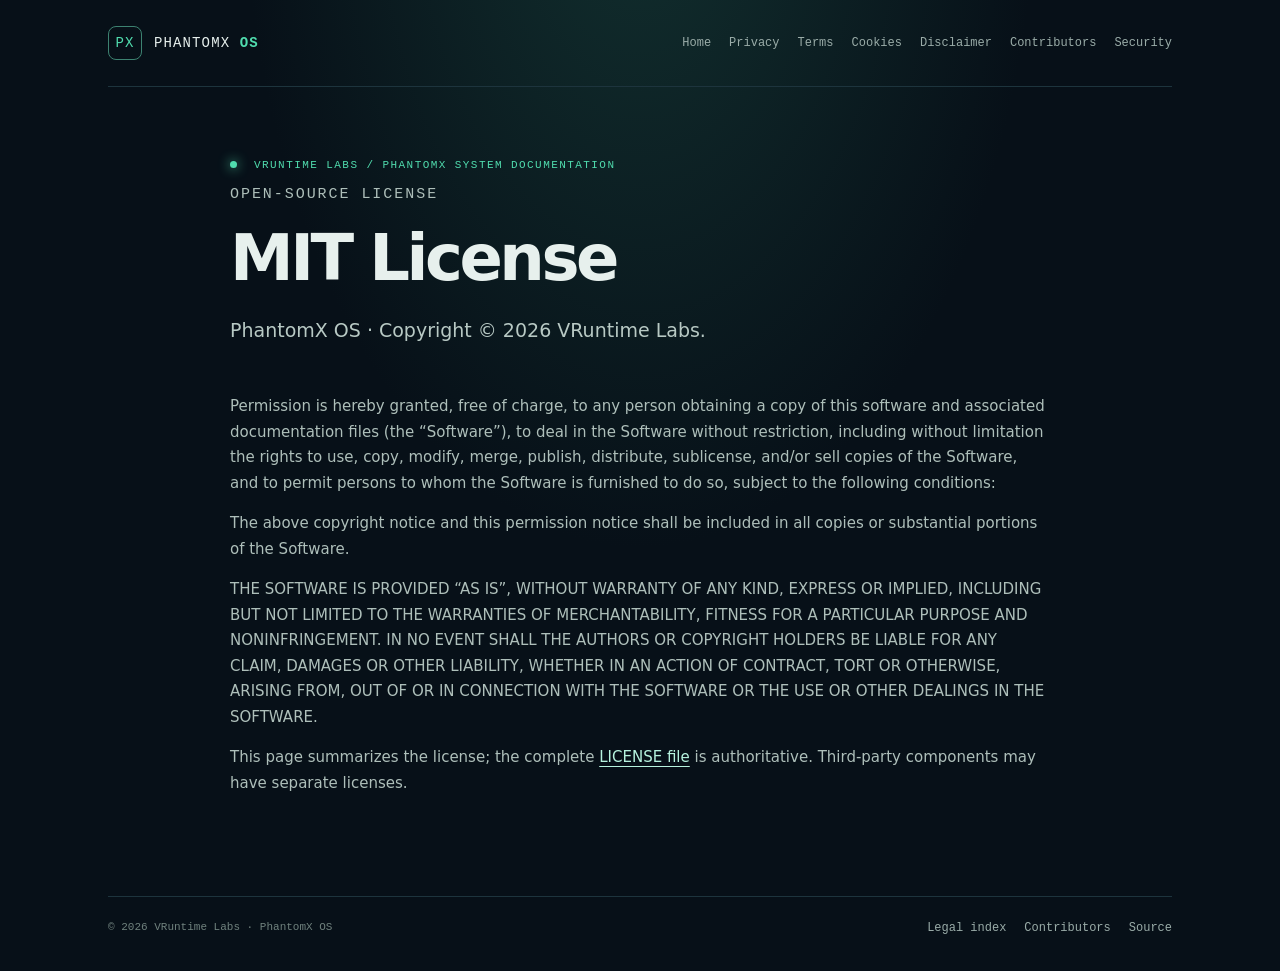
<file: license/index.html>
<!doctype html><html lang="en"><head><meta charset="utf-8"><meta name="viewport" content="width=device-width,initial-scale=1"><meta name="theme-color" content="#071018"><meta name="robots" content="index,follow"><title>MIT License · PhantomX OS</title><link rel="stylesheet" href="../assets/css/legal.css"></head><body><div class="site-shell"><header class="site-header"><a class="brand" href="../"><span class="brand-mark">PX</span><span>PHANTOMX <b>OS</b></span></a><nav aria-label="Primary navigation"><a href="../">Home</a><a href="../privacy/">Privacy</a><a href="../terms/">Terms</a><a href="../cookies/">Cookies</a><a href="../disclaimer/">Disclaimer</a><a href="../contributors/">Contributors</a><a href="../security/">Security</a></nav></header><main class="page-content"><div class="page-kicker"><span class="status-dot"></span> VRUNTIME LABS / PHANTOMX SYSTEM DOCUMENTATION</div><p class="eyebrow">OPEN-SOURCE LICENSE</p><h1>MIT License</h1><p class="lead">PhantomX OS · Copyright © 2026 VRuntime Labs.</p><p>Permission is hereby granted, free of charge, to any person obtaining a copy of this software and associated documentation files (the “Software”), to deal in the Software without restriction, including without limitation the rights to use, copy, modify, merge, publish, distribute, sublicense, and/or sell copies of the Software, and to permit persons to whom the Software is furnished to do so, subject to the following conditions:</p><p>The above copyright notice and this permission notice shall be included in all copies or substantial portions of the Software.</p><p>THE SOFTWARE IS PROVIDED “AS IS”, WITHOUT WARRANTY OF ANY KIND, EXPRESS OR IMPLIED, INCLUDING BUT NOT LIMITED TO THE WARRANTIES OF MERCHANTABILITY, FITNESS FOR A PARTICULAR PURPOSE AND NONINFRINGEMENT. IN NO EVENT SHALL THE AUTHORS OR COPYRIGHT HOLDERS BE LIABLE FOR ANY CLAIM, DAMAGES OR OTHER LIABILITY, WHETHER IN AN ACTION OF CONTRACT, TORT OR OTHERWISE, ARISING FROM, OUT OF OR IN CONNECTION WITH THE SOFTWARE OR THE USE OR OTHER DEALINGS IN THE SOFTWARE.</p><p>This page summarizes the license; the complete <a href="https://github.com/vruntime-labs/phantomx-os/blob/main/LICENSE">LICENSE file</a> is authoritative. Third-party components may have separate licenses.</p></main><footer class="site-footer"><span>© 2026 VRuntime Labs · PhantomX OS</span><span><a href="../legal/">Legal index</a><a href="../contributors/">Contributors</a><a href="https://github.com/vruntime-labs/phantomx-os">Source</a></span></footer></div></body></html>
</file>
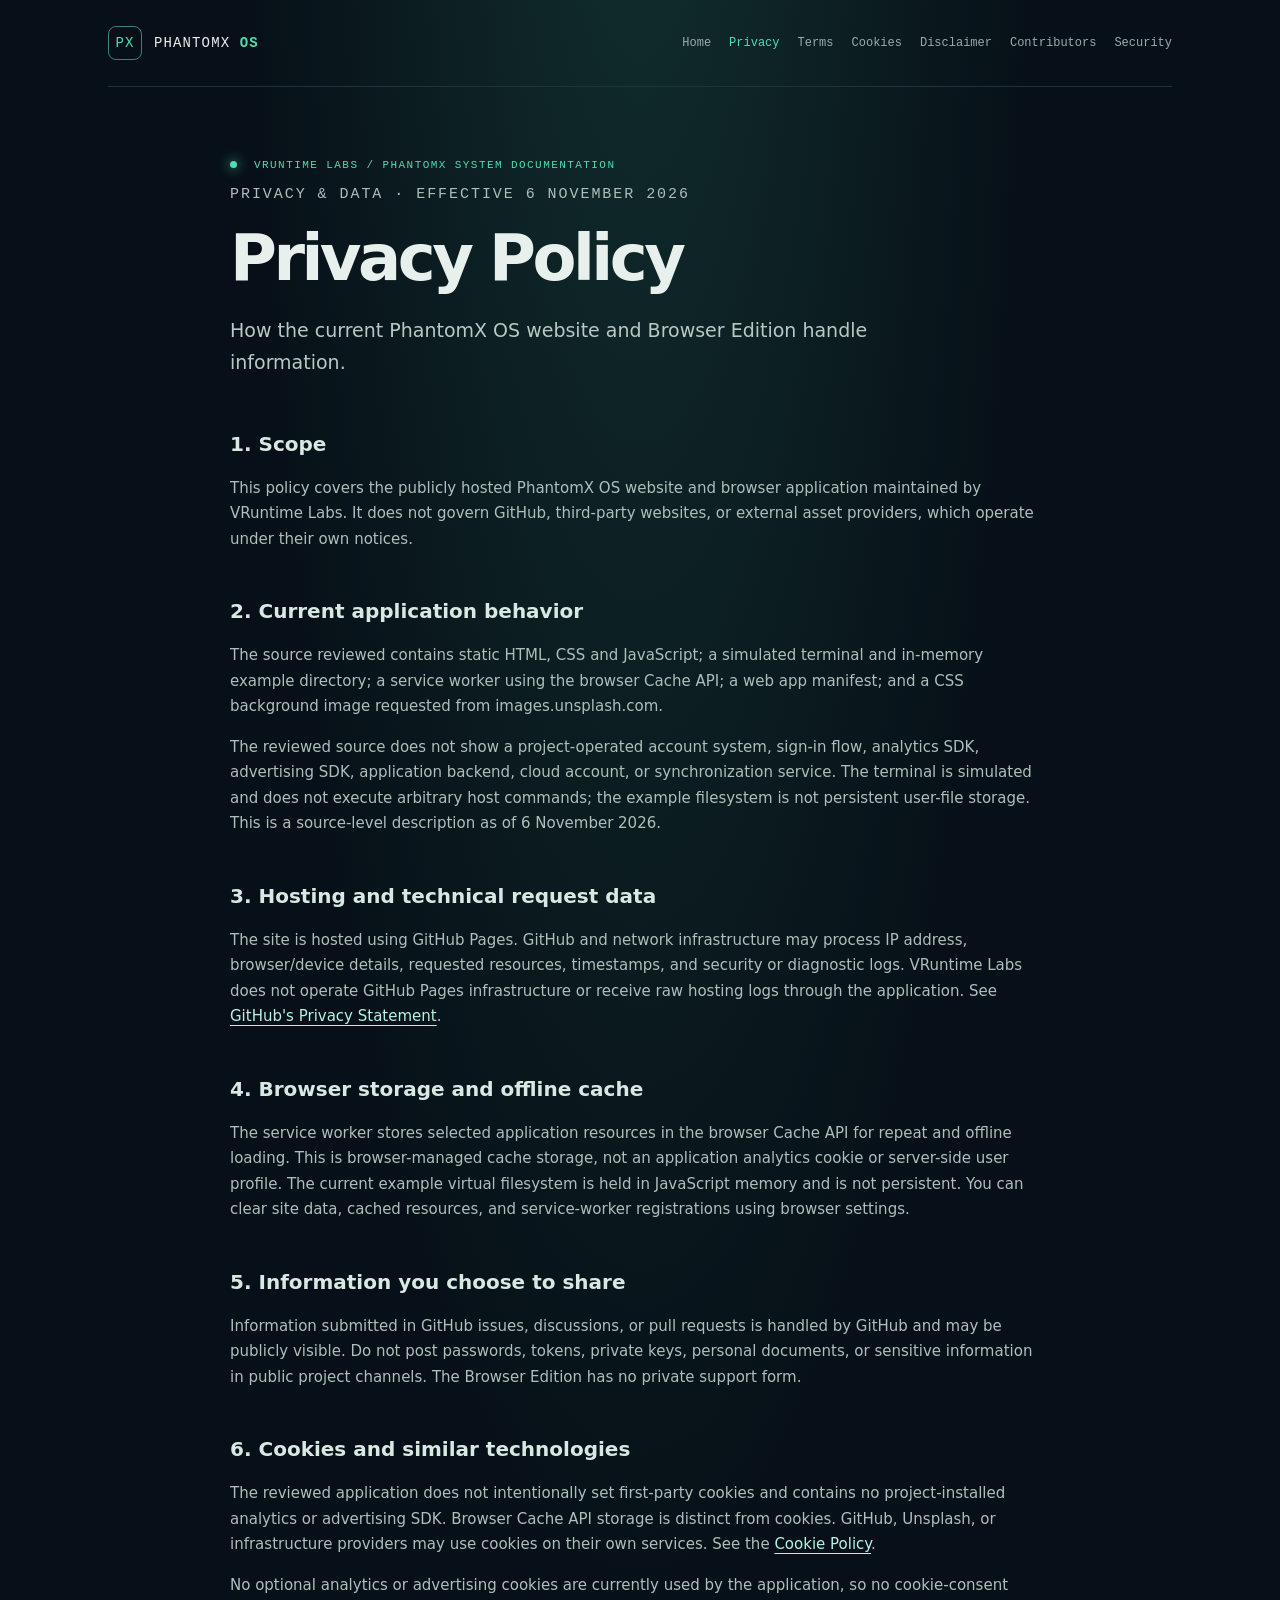
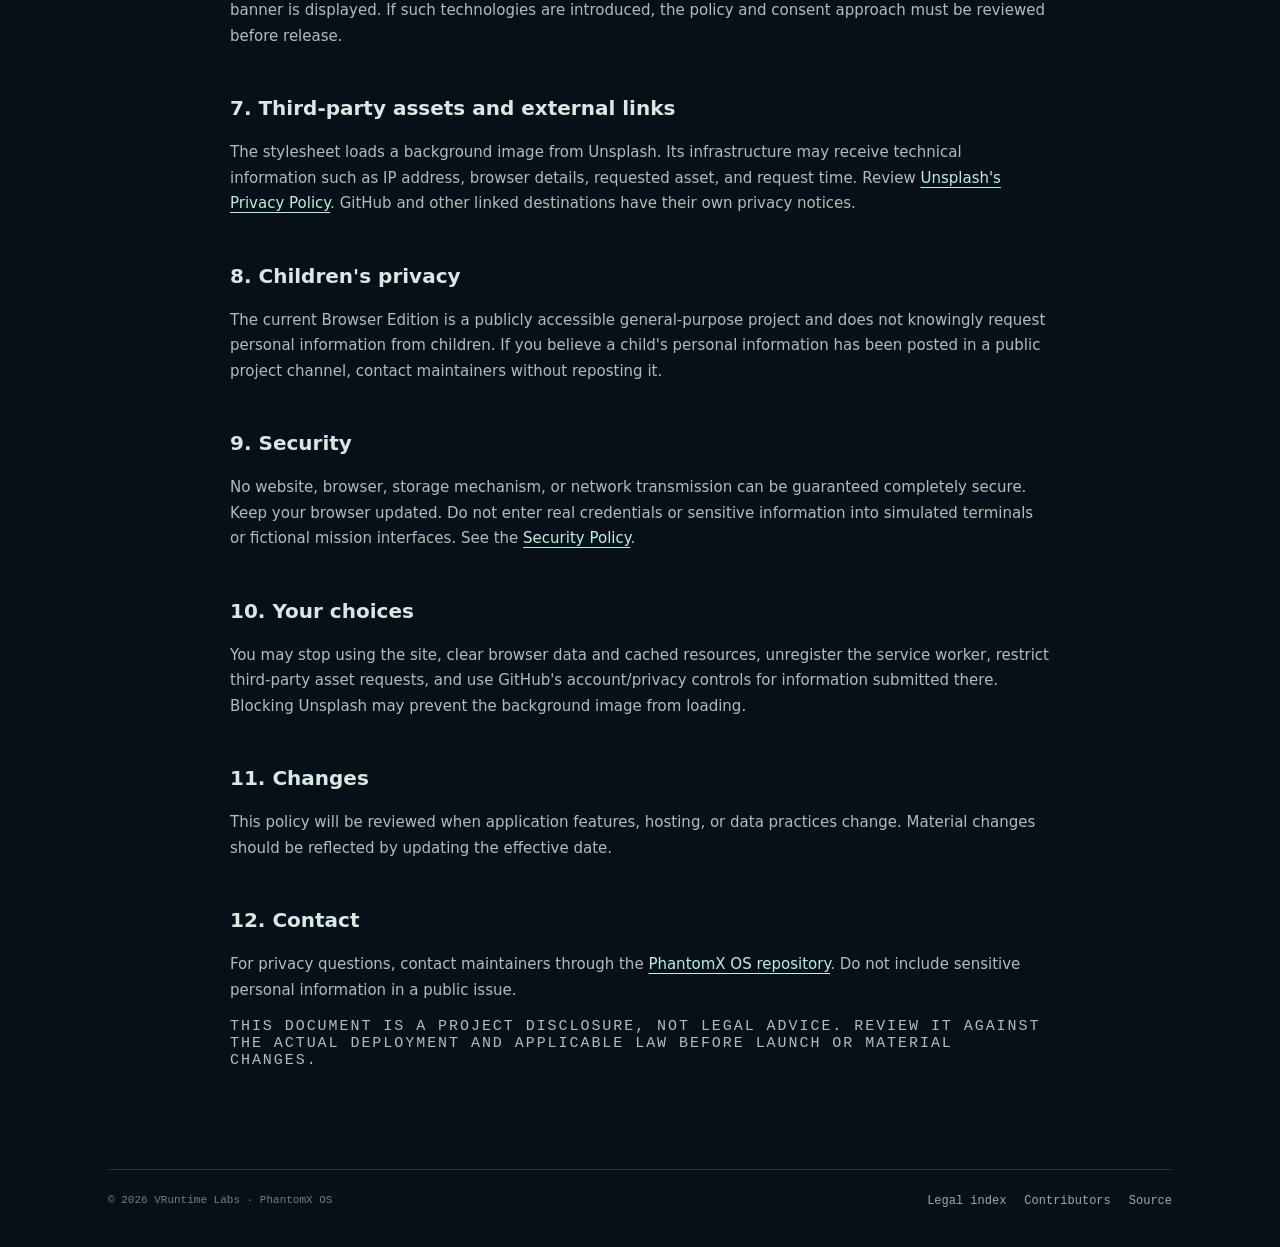
<file: privacy/index.html>
<!doctype html><html lang="en"><head><meta charset="utf-8"><meta name="viewport" content="width=device-width,initial-scale=1"><meta name="theme-color" content="#071018"><meta name="robots" content="index,follow"><title>Privacy Policy · PhantomX OS</title><link rel="stylesheet" href="../assets/css/legal.css"></head><body><div class="site-shell"><header class="site-header"><a class="brand" href="../"><span class="brand-mark">PX</span><span>PHANTOMX <b>OS</b></span></a><nav aria-label="Primary navigation"><a href="../">Home</a><a href="../privacy/" aria-current="page">Privacy</a><a href="../terms/">Terms</a><a href="../cookies/">Cookies</a><a href="../disclaimer/">Disclaimer</a><a href="../contributors/">Contributors</a><a href="../security/">Security</a></nav></header><main class="page-content"><div class="page-kicker"><span class="status-dot"></span> VRUNTIME LABS / PHANTOMX SYSTEM DOCUMENTATION</div><p class="eyebrow">PRIVACY &amp; DATA · EFFECTIVE 6 NOVEMBER 2026</p><h1>Privacy Policy</h1><p class="lead">How the current PhantomX OS website and Browser Edition handle information.</p>
<h2>1. Scope</h2><p>This policy covers the publicly hosted PhantomX OS website and browser application maintained by VRuntime Labs. It does not govern GitHub, third-party websites, or external asset providers, which operate under their own notices.</p>
<h2>2. Current application behavior</h2><p>The source reviewed contains static HTML, CSS and JavaScript; a simulated terminal and in-memory example directory; a service worker using the browser Cache API; a web app manifest; and a CSS background image requested from images.unsplash.com.</p><p>The reviewed source does not show a project-operated account system, sign-in flow, analytics SDK, advertising SDK, application backend, cloud account, or synchronization service. The terminal is simulated and does not execute arbitrary host commands; the example filesystem is not persistent user-file storage. This is a source-level description as of 6 November 2026.</p>
<h2>3. Hosting and technical request data</h2><p>The site is hosted using GitHub Pages. GitHub and network infrastructure may process IP address, browser/device details, requested resources, timestamps, and security or diagnostic logs. VRuntime Labs does not operate GitHub Pages infrastructure or receive raw hosting logs through the application. See <a href="https://docs.github.com/en/site-policy/privacy-policies/github-privacy-statement">GitHub's Privacy Statement</a>.</p>
<h2>4. Browser storage and offline cache</h2><p>The service worker stores selected application resources in the browser Cache API for repeat and offline loading. This is browser-managed cache storage, not an application analytics cookie or server-side user profile. The current example virtual filesystem is held in JavaScript memory and is not persistent. You can clear site data, cached resources, and service-worker registrations using browser settings.</p>
<h2>5. Information you choose to share</h2><p>Information submitted in GitHub issues, discussions, or pull requests is handled by GitHub and may be publicly visible. Do not post passwords, tokens, private keys, personal documents, or sensitive information in public project channels. The Browser Edition has no private support form.</p>
<h2>6. Cookies and similar technologies</h2><p>The reviewed application does not intentionally set first-party cookies and contains no project-installed analytics or advertising SDK. Browser Cache API storage is distinct from cookies. GitHub, Unsplash, or infrastructure providers may use cookies on their own services. See the <a href="../cookies/">Cookie Policy</a>.</p><p>No optional analytics or advertising cookies are currently used by the application, so no cookie-consent banner is displayed. If such technologies are introduced, the policy and consent approach must be reviewed before release.</p>
<h2>7. Third-party assets and external links</h2><p>The stylesheet loads a background image from Unsplash. Its infrastructure may receive technical information such as IP address, browser details, requested asset, and request time. Review <a href="https://unsplash.com/privacy">Unsplash's Privacy Policy</a>. GitHub and other linked destinations have their own privacy notices.</p>
<h2>8. Children's privacy</h2><p>The current Browser Edition is a publicly accessible general-purpose project and does not knowingly request personal information from children. If you believe a child's personal information has been posted in a public project channel, contact maintainers without reposting it.</p>
<h2>9. Security</h2><p>No website, browser, storage mechanism, or network transmission can be guaranteed completely secure. Keep your browser updated. Do not enter real credentials or sensitive information into simulated terminals or fictional mission interfaces. See the <a href="../security/">Security Policy</a>.</p>
<h2>10. Your choices</h2><p>You may stop using the site, clear browser data and cached resources, unregister the service worker, restrict third-party asset requests, and use GitHub's account/privacy controls for information submitted there. Blocking Unsplash may prevent the background image from loading.</p>
<h2>11. Changes</h2><p>This policy will be reviewed when application features, hosting, or data practices change. Material changes should be reflected by updating the effective date.</p>
<h2>12. Contact</h2><p>For privacy questions, contact maintainers through the <a href="https://github.com/vruntime-labs/phantomx-os">PhantomX OS repository</a>. Do not include sensitive personal information in a public issue.</p><p class="eyebrow">This document is a project disclosure, not legal advice. Review it against the actual deployment and applicable law before launch or material changes.</p></main><footer class="site-footer"><span>© 2026 VRuntime Labs · PhantomX OS</span><span><a href="../legal/">Legal index</a><a href="../contributors/">Contributors</a><a href="https://github.com/vruntime-labs/phantomx-os">Source</a></span></footer></div></body></html>
</file>
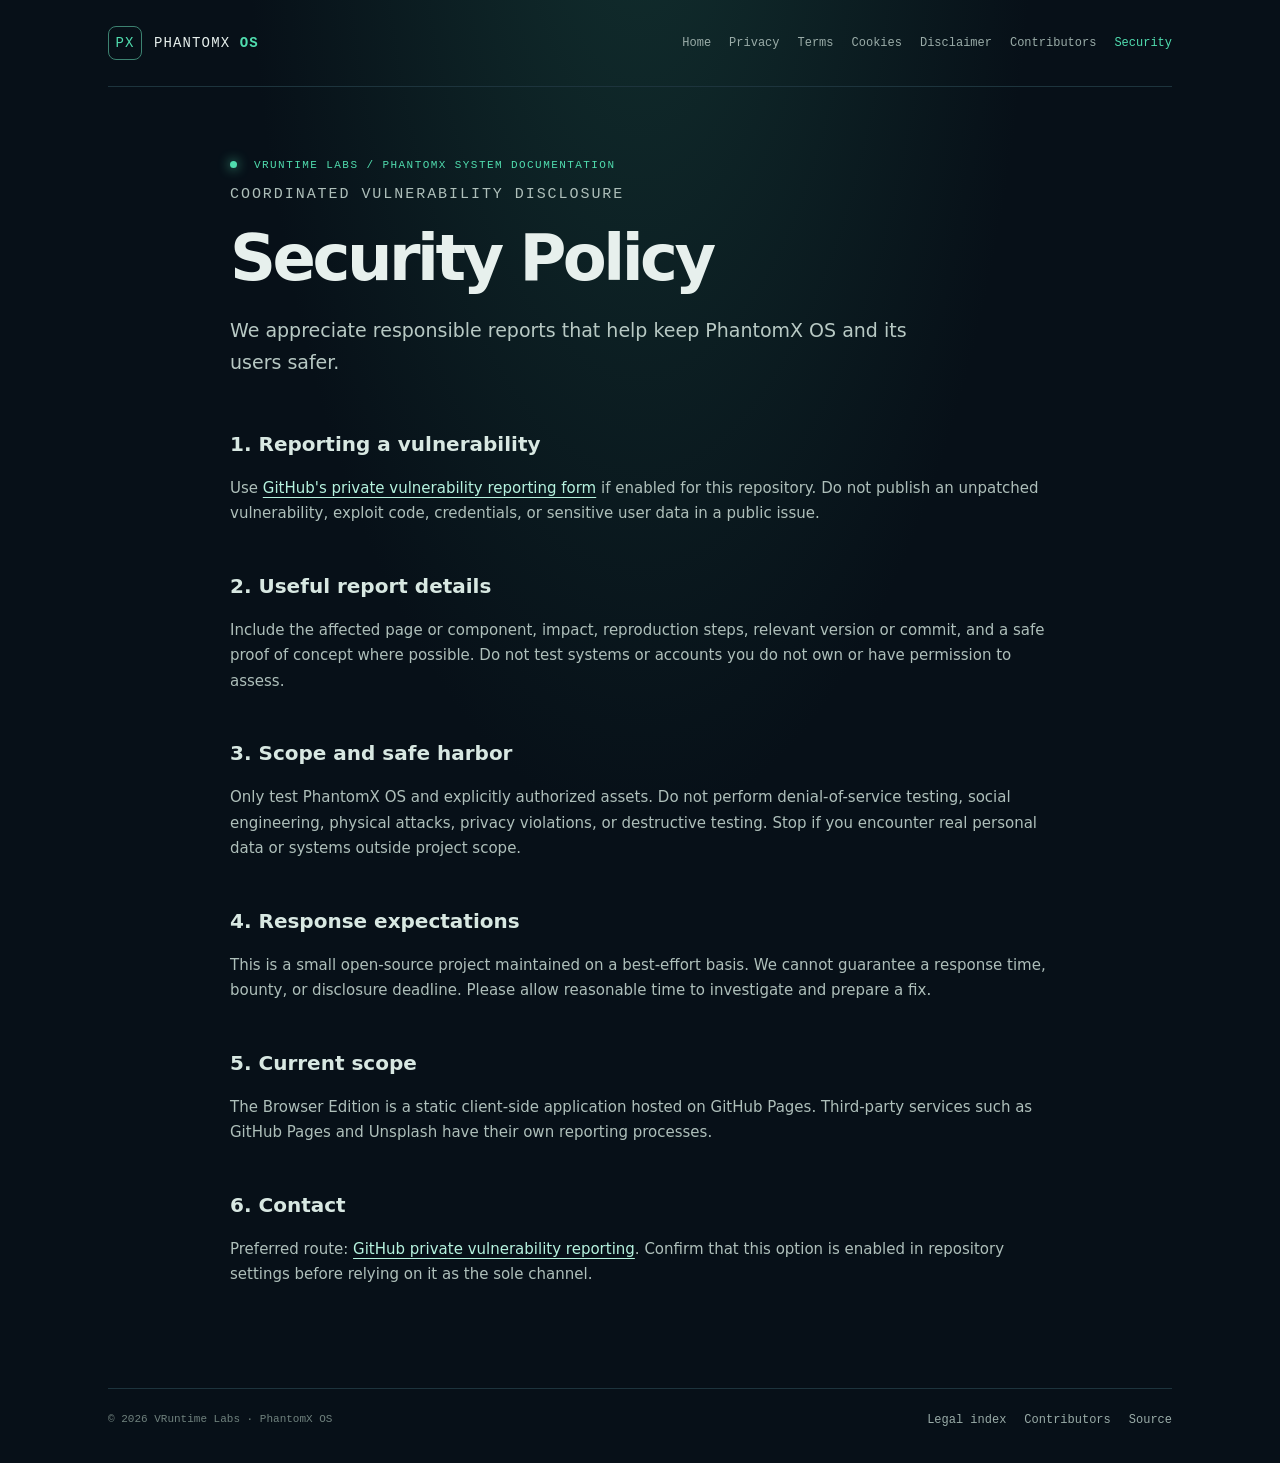
<file: security/index.html>
<!doctype html><html lang="en"><head><meta charset="utf-8"><meta name="viewport" content="width=device-width,initial-scale=1"><meta name="theme-color" content="#071018"><meta name="robots" content="index,follow"><title>Security Policy · PhantomX OS</title><link rel="stylesheet" href="../assets/css/legal.css"></head><body><div class="site-shell"><header class="site-header"><a class="brand" href="../"><span class="brand-mark">PX</span><span>PHANTOMX <b>OS</b></span></a><nav aria-label="Primary navigation"><a href="../">Home</a><a href="../privacy/">Privacy</a><a href="../terms/">Terms</a><a href="../cookies/">Cookies</a><a href="../disclaimer/">Disclaimer</a><a href="../contributors/">Contributors</a><a href="../security/" aria-current="page">Security</a></nav></header><main class="page-content"><div class="page-kicker"><span class="status-dot"></span> VRUNTIME LABS / PHANTOMX SYSTEM DOCUMENTATION</div><p class="eyebrow">COORDINATED VULNERABILITY DISCLOSURE</p><h1>Security Policy</h1><p class="lead">We appreciate responsible reports that help keep PhantomX OS and its users safer.</p>
<h2>1. Reporting a vulnerability</h2><p>Use <a href="https://github.com/vruntime-labs/phantomx-os/security/advisories/new">GitHub's private vulnerability reporting form</a> if enabled for this repository. Do not publish an unpatched vulnerability, exploit code, credentials, or sensitive user data in a public issue.</p>
<h2>2. Useful report details</h2><p>Include the affected page or component, impact, reproduction steps, relevant version or commit, and a safe proof of concept where possible. Do not test systems or accounts you do not own or have permission to assess.</p>
<h2>3. Scope and safe harbor</h2><p>Only test PhantomX OS and explicitly authorized assets. Do not perform denial-of-service testing, social engineering, physical attacks, privacy violations, or destructive testing. Stop if you encounter real personal data or systems outside project scope.</p>
<h2>4. Response expectations</h2><p>This is a small open-source project maintained on a best-effort basis. We cannot guarantee a response time, bounty, or disclosure deadline. Please allow reasonable time to investigate and prepare a fix.</p>
<h2>5. Current scope</h2><p>The Browser Edition is a static client-side application hosted on GitHub Pages. Third-party services such as GitHub Pages and Unsplash have their own reporting processes.</p>
<h2>6. Contact</h2><p>Preferred route: <a href="https://github.com/vruntime-labs/phantomx-os/security/advisories/new">GitHub private vulnerability reporting</a>. Confirm that this option is enabled in repository settings before relying on it as the sole channel.</p></main><footer class="site-footer"><span>© 2026 VRuntime Labs · PhantomX OS</span><span><a href="../legal/">Legal index</a><a href="../contributors/">Contributors</a><a href="https://github.com/vruntime-labs/phantomx-os">Source</a></span></footer></div></body></html>
</file>
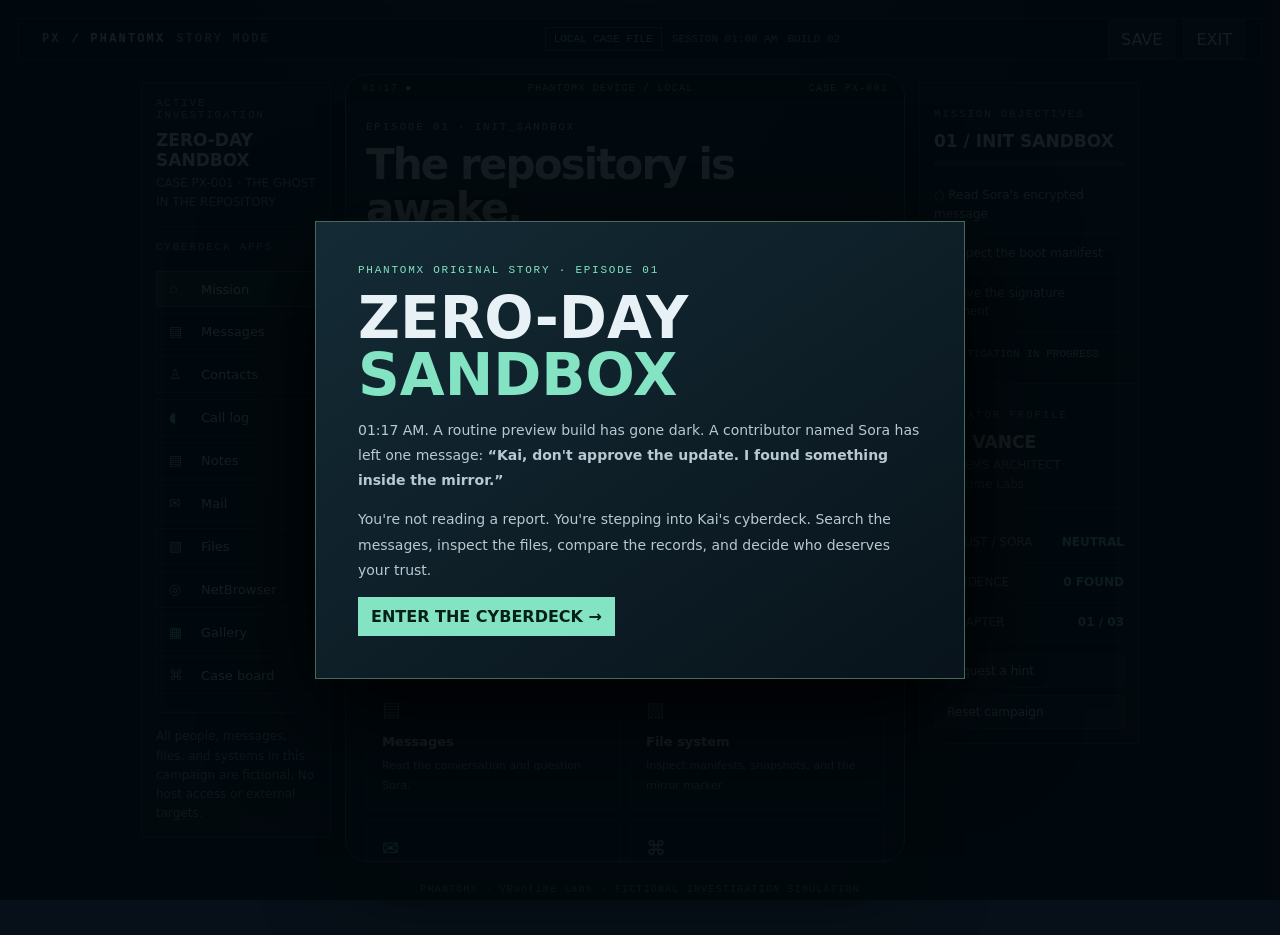
<file: story-test/index.html>
<!doctype html>
<html lang="en">
<head>
<meta charset="utf-8">
<meta name="viewport" content="width=device-width,initial-scale=1">
<meta name="theme-color" content="#071018">
<title>ZERO-DAY SANDBOX · PhantomX Story Mode</title>
<link rel="stylesheet" href="../style.css">
<style>
:root{color-scheme:dark;--bg:#071018;--panel:#0d1923;--panel2:#111f2b;--line:#263b49;--muted:#8ca3b1;--text:#e8f1f5;--mint:#83e3c3;--amber:#e7bd79;--red:#f18484}
*{box-sizing:border-box}html,body{margin:0;min-height:100%;background:var(--bg);color:var(--text);font-family:Inter,ui-sans-serif,system-ui,sans-serif}body{overflow:auto!important}
button,input{font:inherit}button{color:inherit;cursor:pointer}button:focus-visible,input:focus-visible{outline:2px solid var(--mint);outline-offset:3px}
.game{min-height:100vh;background:radial-gradient(ellipse at 50% -20%,#183346 0,transparent 52%),var(--bg);padding:18px;max-width:1600px;margin:auto}
.topbar{display:flex;align-items:center;justify-content:space-between;gap:12px;border:1px solid var(--line);background:#09151eeF;padding:12px 16px;position:sticky;top:8px;z-index:10;backdrop-filter:blur(14px)}
.device-status{display:flex;justify-content:space-between;gap:10px;padding:8px 16px;background:#050c12;border-bottom:1px solid #203440;color:#90a8b5;font:10px ui-monospace,monospace;letter-spacing:.12em}.device-status b{color:var(--mint)}
.brand{font:700 12px ui-monospace,monospace;letter-spacing:.18em}.brand b{color:var(--mint)}.topmeta{display:flex;gap:10px;align-items:center;color:var(--muted);font:11px ui-monospace,monospace}.pill{border:1px solid #34584e;padding:5px 8px;color:var(--mint)}
.top-actions{display:flex;gap:8px}.ghost,.solid,.navbtn,.action{border:1px solid var(--line);background:var(--panel2);padding:9px 12px}.ghost:hover,.navbtn:hover,.action:hover{border-color:var(--mint)}.solid{background:var(--mint);color:#062018;border-color:var(--mint);font-weight:700}
.layout{display:grid;grid-template-columns:190px minmax(340px,560px) 220px;gap:14px;margin-top:14px;align-items:start;justify-content:center}
.panel{border:1px solid var(--line);background:linear-gradient(160deg,#101f2a,#0b151e);min-width:0}.side{padding:14px;position:sticky;top:82px}.side h3,.eyebrow{font:11px ui-monospace,monospace;letter-spacing:.16em;color:var(--muted);text-transform:uppercase}.case-title{font-size:17px;font-weight:700;margin:9px 0 4px}.case-sub{font-size:12px;color:var(--muted);line-height:1.6}.nav{display:grid;gap:6px;margin:18px 0}.navbtn{display:flex;align-items:center;gap:10px;text-align:left;width:100%;font-size:13px;background:transparent}.navbtn .glyph{width:22px;color:var(--mint);font:14px ui-monospace,monospace}.navbtn[aria-current=page]{background:#163128;border-color:#3e7564;color:#dffbef}.navbtn:disabled{opacity:.35;cursor:not-allowed}.divider{height:1px;background:var(--line);margin:14px 0}
.center{min-height:690px;max-height:calc(100vh - 112px);overflow:hidden;border:1px solid #42606e;border-radius:22px;box-shadow:0 24px 80px #0008;display:flex;flex-direction:column}.scenehead{padding:18px 20px 16px;border-bottom:1px solid var(--line);background:linear-gradient(120deg,#142a36,#0d1a24)}.scenehead .eyebrow{color:var(--mint)}h1{font-size:clamp(26px,4vw,42px);line-height:1.04;letter-spacing:-.045em;margin:10px 0}.scenehead p{max-width:760px;color:#b4c4cd;line-height:1.65;margin:0;font-size:14px}.scenecontent{padding:18px 20px 24px;overflow-y:auto;flex:1;overscroll-behavior:contain}.viewhead{display:flex;justify-content:space-between;align-items:center;gap:10px;margin-bottom:16px}.viewhead h2{font-size:19px;margin:0}.tag{font:10px ui-monospace,monospace;color:var(--mint);border:1px solid #34584e;padding:5px 8px}.storytext{font-size:14px;line-height:1.8;color:#c5d2d9;max-width:760px}.storytext strong{color:#fff}.dialogue{border-left:2px solid var(--mint);padding:12px 16px;background:#10231f;margin:16px 0;color:#d9eee7;line-height:1.7}.speaker{display:block;color:var(--mint);font:10px ui-monospace,monospace;letter-spacing:.14em;margin-bottom:5px}
.cards{display:grid;grid-template-columns:repeat(2,minmax(0,1fr));gap:10px}.appcard,.itemcard{border:1px solid var(--line);background:#0b1720;padding:15px;text-align:left;min-width:0}.appcard:hover,.itemcard:hover{border-color:#6cbba2;transform:translateY(-1px)}.appicon{font:20px ui-monospace,monospace;color:var(--mint);margin-bottom:12px}.appcard b,.itemcard b{display:block;font-size:13px;margin-bottom:5px}.appcard small,.itemcard small{color:var(--muted);font-size:11px;line-height:1.55}.appcard.locked{opacity:.42;cursor:not-allowed}.list{display:grid;gap:8px}.record{border:1px solid var(--line);background:#0a151e;padding:13px}.recordhead{display:flex;justify-content:space-between;gap:10px;font-size:12px}.record p{font-size:12px;color:#b5c4cc;line-height:1.7;margin:8px 0 0}.record.unread{border-left:2px solid var(--mint)}
.chat{display:grid;gap:10px;max-width:680px}.bubble{max-width:85%;padding:12px 14px;border:1px solid var(--line);background:#101e29;font-size:13px;line-height:1.65}.bubble.me{margin-left:auto;background:#153027;border-color:#315d4e}.bubble .who{display:block;font:10px ui-monospace,monospace;color:var(--mint);margin-bottom:5px}.replyrow{display:flex;flex-wrap:wrap;gap:8px;margin-top:16px}
.action{font-size:12px;text-align:left}.action.primary{border-color:#4c947e;background:#123126}.action:disabled{opacity:.4;cursor:not-allowed}
.filegrid{display:grid;grid-template-columns:repeat(2,minmax(0,1fr));gap:9px}.file{border:1px solid var(--line);padding:12px;background:#0a151e;text-align:left}.file span{display:block;color:var(--mint);font:10px ui-monospace,monospace;margin-bottom:8px}.file b{font-size:12px}.file small{display:block;color:var(--muted);margin-top:5px}
.puzzle{border:1px solid #36594f;background:#0b1b1a;padding:18px;margin:12px 0}.puzzle code{display:block;color:var(--mint);font:18px ui-monospace,monospace;letter-spacing:.12em;margin:10px 0}.puzzle input{width:100%;max-width:300px;padding:11px;background:#071018;border:1px solid #3c5963;color:white}.feedback{min-height:24px;font:11px ui-monospace,monospace;color:var(--amber);margin-top:9px}
.evidenceboard{display:grid;grid-template-columns:repeat(2,minmax(0,1fr));gap:10px}.clue{border:1px solid #426b5d;background:#10231f;padding:12px}.clue b{display:block;font-size:12px;color:#d9f5e9}.clue small{display:block;color:#a8c2b8;margin-top:5px;line-height:1.5}
.meter{height:5px;background:#233541;margin:10px 0}.meter i{display:block;height:100%;background:var(--mint);width:0;transition:width .2s}.objective{padding:10px 0;border-bottom:1px solid var(--line);font-size:12px;color:#b6c6ce;line-height:1.55}.objective.done{color:var(--mint)}.objective.done:before{content:"✓ ";}.objective:not(.done):before{content:"○ ";color:#8195a0}
.status{min-height:28px;color:var(--mint);font:11px ui-monospace,monospace;margin-top:16px}.footer{color:#6f8794;font:10px ui-monospace,monospace;letter-spacing:.12em;text-align:center;padding:22px}
.modal{position:fixed;inset:0;z-index:30;background:#02080de8;display:grid;place-items:center;padding:20px}.modalbox{max-width:650px;width:100%;border:1px solid #426b5d;background:linear-gradient(145deg,#142b35,#08131b);padding:clamp(22px,5vw,42px);box-shadow:0 30px 100px #000}.modalbox h2{font-size:clamp(32px,6vw,58px);line-height:.98;margin:14px 0}.modalbox p{color:#b8c9d2;line-height:1.8;font-size:14px}.modalbox .eyebrow{color:var(--mint)}
.toast{position:fixed;bottom:20px;left:50%;transform:translateX(-50%);z-index:40;background:#143126;border:1px solid #4a8b73;padding:10px 15px;color:#dffbef;font:11px ui-monospace,monospace;display:none}
@media(max-width:1050px){.layout{grid-template-columns:170px minmax(340px,560px);justify-content:center}.rightside{position:static;grid-column:1/-1;display:grid;grid-template-columns:repeat(2,minmax(0,1fr));gap:14px}.rightside .panel{padding:14px}.center{width:100%}}
@media(max-width:720px){.game{padding:8px}.topbar{top:4px;padding:10px}.topmeta{display:none}.layout{grid-template-columns:1fr}.center{max-height:none;border-radius:12px}.scenecontent{overflow:visible}.leftside{position:static}.leftside .nav{grid-template-columns:repeat(3,minmax(0,1fr));}.navbtn{justify-content:center;padding:9px 5px;font-size:10px;gap:5px;flex-direction:column}.leftside .case-sub,.leftside .divider,.leftside h3{display:none}.center{min-height:0}.scenehead{padding:20px}.scenecontent{padding:17px}.rightside{grid-template-columns:1fr}.cards,.filegrid,.evidenceboard{grid-template-columns:1fr}.top-actions .ghost{display:none}}
@media(prefers-reduced-motion:reduce){*,*::before,*::after{scroll-behavior:auto!important;transition:none!important;animation:none!important}}
.cinematic{position:fixed;inset:0;z-index:60;background:radial-gradient(ellipse at 50% 40%,#173442 0,#061018 68%);display:grid;place-items:center;padding:22px}.cinematic[hidden]{display:none}.cinematic-card{width:min(720px,100%);min-height:300px;border:1px solid #426b5d;background:#09151e;padding:clamp(24px,5vw,52px);display:flex;flex-direction:column;justify-content:center;box-shadow:0 30px 120px #000}.cinematic-kicker{color:var(--mint);font:11px ui-monospace,monospace;letter-spacing:.2em}.cinematic-card h2{font-size:clamp(28px,5vw,52px);line-height:1.05;margin:18px 0}.cinematic-card p{font-size:15px;line-height:1.8;color:#bdcbd2;max-width:590px}.cinematic-card .solid{align-self:flex-start;margin-top:20px}.cinematic-card .scene-line{animation:sceneIn .5s ease both}@keyframes sceneIn{from{opacity:0;transform:translateY(12px)}to{opacity:1;transform:translateY(0)}}
.choice-note{border:1px solid #3d5d6a;background:#0b1a24;padding:12px;margin:12px 0;color:#b7c7d0;font-size:12px;line-height:1.6}.choice-note b{color:var(--mint)}

</style>
</head>
<body>
<div class="game">
<header class="topbar">
  <div class="brand"><b>PX</b> / PHANTOMX <span style="color:#8095a2">STORY MODE</span></div>
  <div class="topmeta"><span class="pill">LOCAL CASE FILE</span><span id="clock">SESSION 00:00</span><span>BUILD 02</span></div>
  <div class="top-actions"><button class="ghost" id="saveBtn">SAVE</button><a class="ghost" href="../" style="text-decoration:none">EXIT</a></div>
</header>
<div class="layout">
  <aside class="panel side leftside">
    <div class="eyebrow">ACTIVE INVESTIGATION</div><div class="case-title">ZERO-DAY SANDBOX</div>
    <div class="case-sub">CASE PX-001 · THE GHOST IN THE REPOSITORY</div>
    <div class="divider"></div><h3>CYBERDECK APPS</h3>
    <nav class="nav" id="nav">
      <button class="navbtn" data-view="home" aria-current="page"><span class="glyph">⌂</span>Mission</button>
      <button class="navbtn" data-view="messages"><span class="glyph">▤</span>Messages</button>
      <button class="navbtn" data-view="contacts"><span class="glyph">♙</span>Contacts</button>
      <button class="navbtn" data-view="calls"><span class="glyph">◖</span>Call log</button>
      <button class="navbtn" data-view="notes"><span class="glyph">▤</span>Notes</button>
      <button class="navbtn" data-view="mail"><span class="glyph">✉</span>Mail</button>
      <button class="navbtn" data-view="files"><span class="glyph">▧</span>Files</button>
      <button class="navbtn" data-view="browser"><span class="glyph">◎</span>NetBrowser</button>
      <button class="navbtn" data-view="gallery"><span class="glyph">▦</span>Gallery</button>
      <button class="navbtn" data-view="board"><span class="glyph">⌘</span>Case board</button>
    </nav>
    <div class="divider"></div><div class="case-sub">All people, messages, files, and systems in this campaign are fictional. No host access or external targets.</div>
  </aside>
  <main class="panel center">
    <div class="device-status"><span>01:17 <b>●</b></span><span>PHANTOMX DEVICE / LOCAL</span><span>CASE PX-001</span></div>
    <section class="scenehead"><div class="eyebrow" id="chapterLabel">PROLOGUE · 00:01 AM</div><h1 id="sceneTitle">The repository is awake.</h1><p id="sceneIntro">A routine preview build has stopped responding. Sora has sent you a message from an account that should be offline.</p></section>
    <section class="scenecontent" id="view" aria-live="polite"></section>
  </main>
  <aside class="rightside">
    <section class="panel side">
      <h3>MISSION OBJECTIVES</h3><div class="case-title" id="objectiveTitle">01 / Verify the anomaly</div>
      <div class="meter"><i id="progressBar"></i></div><div id="objectives"></div><div class="status" id="missionStatus">AWAITING INVESTIGATION</div>
    </section>
    <section class="panel side">
      <h3>OPERATOR PROFILE</h3><div class="case-title">KAI VANCE</div><div class="case-sub">SYSTEMS ARCHITECT · VRuntime Labs</div>
      <div class="divider"></div><div class="objective">TRUST / SORA <strong id="trust" style="float:right;color:var(--mint)">NEUTRAL</strong></div>
      <div class="objective">EVIDENCE <strong id="clueCount" style="float:right;color:var(--mint)">0 / 8</strong></div>
      <div class="objective">CHAPTER <strong id="chapterCount" style="float:right;color:var(--mint)">01 / 03</strong></div>
      <button class="action" id="hintBtn" style="width:100%;margin-top:12px">Request a hint</button>
      <button class="action" id="resetBtn" style="width:100%;margin-top:7px">Reset campaign</button>
    </section>
  </aside>
</div>
<div class="footer">PHANTOMX · VRuntime Labs · FICTIONAL INVESTIGATION SIMULATION</div>
</div>
<div class="modal" id="introModal">
  <div class="modalbox"><div class="eyebrow">PHANTOMX ORIGINAL STORY · EPISODE 01</div><h2>ZERO-DAY<br><span style="color:var(--mint)">SANDBOX</span></h2><p>01:17 AM. A routine preview build has gone dark. A contributor named Sora has left one message: <strong>“Kai, don't approve the update. I found something inside the mirror.”</strong></p><p>You're not reading a report. You're stepping into Kai's cyberdeck. Search the messages, inspect the files, compare the records, and decide who deserves your trust.</p><button class="solid" id="startBtn">ENTER THE CYBERDECK →</button></div>
</div>
<div class="toast" id="toast" role="status"></div>
<div class="cinematic" id="cinematic" hidden aria-modal="true" role="dialog" aria-labelledby="cinematicTitle"><div class="cinematic-card"><div class="cinematic-kicker" id="cinematicKicker">PHANTOMX / STORY SEQUENCE</div><h2 id="cinematicTitle">The signal returns.</h2><p class="scene-line" id="cinematicText"></p><button class="solid" id="cinematicNext">CONTINUE →</button></div></div>
<script>
(() => {
"use strict";
const KEY="phantomx.zero-day-story.v2";
const initial={chapter:0,view:"home",flags:{},clues:[],trust:0,history:[],choices:{},started:false,ended:false,ending:""};
let state=load();
const $=id=>document.getElementById(id);
const chapters=[
 {name:"INIT_SANDBOX",title:"The repository is awake.",intro:"A routine preview build has stopped responding. Sora has sent you a message from an account that should be offline.",objectives:["Read Sora's encrypted message","Inspect the boot manifest","Solve the signature fragment"],required:["message","manifest","signature"],next:"The build is isolated. But the update was signed with a key that should have expired six months ago."},
 {name:"GHOST_PR",title:"A familiar name. An unfamiliar key.",intro:"The pull request looks ordinary until you compare its summary with the actual permission changes. Someone has borrowed Sora's identity inside the simulation.",objectives:["Read the review thread","Compare the patch manifest","Question Sora about the key"],required:["thread","patch","sora"],next:"The patch is quarantined. Sora reveals a second anomaly: a mirror path that appears in two unrelated snapshots."},
 {name:"MIRROR_VFS",title:"Something is looking back.",intro:"A synthetic filesystem mirror contains two conflicting snapshots. Aegis has marked the path as unstable. You must identify the clean copy and close the fictional bridge.",objectives:["Inspect Snapshot A","Inspect Snapshot B","Decode the mirror marker","Choose how to contain the bridge"],required:["snapshotA","snapshotB","marker","contain"],next:"The mirror is contained. The evidence points to an orchestrator behind the unreviewed update."}
];
function load(){try{const x=JSON.parse(localStorage.getItem(KEY)||"null");if(!x||typeof x!=="object")return structuredClone(initial);return {...structuredClone(initial),...x,flags:x.flags&&typeof x.flags==="object"?x.flags:{},choices:x.choices&&typeof x.choices==="object"?x.choices:{},clues:Array.isArray(x.clues)?x.clues:[],history:Array.isArray(x.history)?x.history.slice(-80):[]};}catch{return structuredClone(initial);}}
function save(){try{localStorage.setItem(KEY,JSON.stringify(state));}catch{}}
function toast(msg){$("toast").textContent=msg;$("toast").style.display="block";clearTimeout(toast.timer);toast.timer=setTimeout(()=>$("toast").style.display="none",2200);}
function addClue(id,title,detail){if(state.clues.some(c=>c.id===id))return;state.clues.push({id,title,detail});state.history.push("EVIDENCE ADDED · "+title);save();renderShell();toast("Evidence added to case board");}
function flag(id){return !!state.flags[id];}
function setFlag(id,value=true){state.flags[id]=value;save();renderShell();}
function go(view){state.view=view;save();render();}
function current(){return chapters[Math.min(state.chapter,2)];}
function renderShell(){
 const c=current();$("chapterLabel").textContent=state.ended?"EPILOGUE · CASE CLOSED":"EPISODE 01 · "+c.name;
 $("sceneTitle").textContent=state.ended?"The sandbox is sealed.":c.title;
 $("sceneIntro").textContent=state.ended?"Kai and Sora preserve the clean snapshot and publish the incident record. The simulation ends with one unanswered question: who introduced the first unreviewed change?":c.intro;
 $("objectiveTitle").textContent=state.ended?"CAMPAIGN COMPLETE":("0"+(state.chapter+1)+" / "+c.name.replace("_"," "));
 const done=state.ended?c.required.length:c.required.filter(flag).length;
 $("progressBar").style.width=(done/c.required.length*100)+"%";
 const finishedObjectives=state.ending==="cold"?["Incident contained","Mirror contents purged","Audit trace retained"]:["All three incidents contained","Evidence preserved","Case file archived"];
 $("objectives").innerHTML=(state.ended?finishedObjectives:c.objectives).map((x,i)=>'<div class="objective '+((state.ended||flag(c.required[i]))?"done":"")+'">'+esc(x)+'</div>').join("");
 $("missionStatus").textContent=state.ended?"ENDING UNLOCKED":done===c.required.length?"OBJECTIVES COMPLETE · RETURN TO MISSION":"INVESTIGATION IN PROGRESS";
 $("trust").textContent=state.trust>1?"TRUSTING":state.trust<0?"SUSPICIOUS":"NEUTRAL";
 $("clueCount").textContent=state.clues.length+" FOUND";$("chapterCount").textContent=state.ended?"03 / 03":("0"+(state.chapter+1)+" / 03");
 document.querySelectorAll(".navbtn").forEach(b=>{b.setAttribute("aria-current",b.dataset.view===state.view?"page":"false");});
}
function esc(s){return String(s).replace(/[&<>"']/g,c=>({"&":"&amp;","<":"&lt;",">":"&gt;",'"':"&quot;","'":"&#39;"}[c]));}
function button(label,fn,cls="action"){return '<button class="'+cls+'" data-action="'+esc(fn)+'">'+label+'</button>';}
function render(){
 renderShell();const v=$("view");
 if(state.ended&&state.view==="home"){v.innerHTML=ending();return;}
 const views={home:home,messages:messages,contacts:contacts,calls:calls,notes:notes,mail:mail,files:files,browser:browser,gallery:gallery,board:board};
 v.innerHTML=(views[state.view]||home)();
}
function home(){const c=current(),all=c.required.every(flag);return '<div class="viewhead"><h2>Mission control</h2><span class="tag">'+c.name+'</span></div><p class="storytext">The room is lit by a single monitor. The preview environment is frozen at <strong>01:17:42</strong>. A notification blinks in the corner of the cyberdeck. You have access to a local copy of the incident workspace. Nothing here connects to a real system.</p><div class="dialogue"><span class="speaker">SORA · SECURE MESSAGE</span>“Kai, please tell me you have not approved the update. The commit history does not add up. I left the evidence in the workspace. Start with the message I sent before the build went dark.”</div><div class="viewhead"><h2>Workspace</h2><span class="tag">LOCAL / OFFLINE</span></div><div class="cards"><button class="appcard" data-view="messages"><div class="appicon">▤</div><b>Messages</b><small>Read the conversation and question Sora.</small></button><button class="appcard" data-view="files"><div class="appicon">▧</div><b>File system</b><small>Inspect manifests, snapshots, and the mirror marker.</small></button><button class="appcard" data-view="mail"><div class="appicon">✉</div><b>Secure mail</b><small>Review incident alerts and pull request notices.</small></button><button class="appcard" data-view="board"><div class="appicon">⌘</div><b>Case board</b><small>Connect the evidence you have collected.</small></button></div><div class="status">'+(all?'All objectives met. Return here to advance.':'Explore the workspace. New evidence unlocks the next steps.')+'</div>'+(all?button(state.chapter===2?"Seal the mirror and finish the case":"Continue to next chapter →","advance","action primary"):"");}
function messages(){let c=state.chapter;let base='<div class="viewhead"><h2>Secure messenger</h2><span class="tag">ENCRYPTED / LOCAL</span></div><div class="chat"><div class="bubble"><span class="who">SORA · 01:12 AM</span>Kai, are you awake? The preview runner just tried to load a module that is not in the manifest.</div><div class="bubble me"><span class="who">KAI · 01:13 AM</span>Which module? The branch was frozen after review.</div><div class="bubble"><span class="who">SORA · 01:14 AM</span>That is what I thought. Look at the signature timestamp. It predates the key rotation. I put the boot report in /case/boot/.</div>'+(flag("message")?'<div class="bubble me"><span class="who">KAI · NOW</span>'+esc(state.choices.firstContact==="shared"?"I sent you the boot report. Tell me what you recognize.":"I am checking the local records before sharing anything.")+'</div>':'')+'</div>';
 if(c===0){base+=state.choices.firstContact?'<div class="choice-note"><b>DECISION RECORDED</b><br>You chose to '+(state.choices.firstContact==="shared"?"share the boot report with Sora.":"keep the report private for now.")+' This response cannot be changed in this playthrough.</div>':'<div class="choice-note"><b>YOUR RESPONSE MATTERS</b><br>Sora is waiting. Sharing the report may build trust; holding it back may protect the evidence but strain the partnership.</div><div class="replyrow">'+button("Share the boot report with Sora","shareBoot","action primary")+button("Keep the report private for now","withholdBoot","action")+'</div>';}
 else if(c===1){base+='<div class="bubble"><span class="who">SORA · 01:26 AM</span>I did not submit that permission change. Compare the review thread with the patch itself. The signing identity is a copy, not my current key.</div>'+(state.choices.firstContact==="shared"?'<div class="bubble"><span class="who">SORA · FOLLOW-UP</span>Thank you for trusting me with the report. I can help verify the signature, but I need you to check the patch independently.</div>':'<div class="bubble"><span class="who">SORA · FOLLOW-UP</span>You are keeping the report close. I understand, but I cannot verify what I cannot see. Please compare the patch and review timeline.</div>')+(state.choices.keyApproach?'<div class="choice-note"><b>INTERROGATION RECORDED</b><br>'+(state.choices.keyApproach==="trusted"?"You asked Sora to verify the key mismatch.":"You confronted Sora and questioned the old identity.")+' The conversation has moved on.</div>':'<div class="choice-note"><b>INTERROGATION</b><br>Ask for verifiable proof, or confront Sora with the copied identity.</div><div class="replyrow">'+button("Ask Sora to prove the key mismatch","questionSora","action primary")+button("Confront Sora with the old identity","accuseSora","action")+'</div>');}
 else{base+='<div class="bubble"><span class="who">SORA · 01:41 AM</span>The mirror has two snapshots. Do not delete the whole tree. One of them is the only clean record we have left.</div>'+(state.choices.keyApproach==="trusted"?'<div class="bubble"><span class="who">SORA · FOLLOW-UP</span>I checked Snapshot A before the incident. Its baseline hash matched. I will stand by that statement.</div>':'<div class="bubble"><span class="who">SORA · FOLLOW-UP</span>You still doubt me. Then use the audit rule in the bridge log and verify the snapshots yourself.</div>')+(state.choices.snapshotApproach?'<div class="choice-note"><b>SNAPSHOT APPROACH RECORDED</b><br>'+(state.choices.snapshotApproach==="trusted"?"You accepted Sora's verification note.":"You chose to verify the snapshots independently.")+'</div>':'<div class="replyrow">'+button("Ask Sora to share her verification note","askSnapshot","action primary")+button("Demand proof without relying on Sora","demandProof","action")+'</div>');}
 return base;}
function contacts(){return '<div class="viewhead"><h2>Contacts</h2><span class="tag">LOCAL DIRECTORY</span></div><p class="storytext">The incident workspace contains three saved contacts. One profile has no verified identity.</p><div class="list"><article class="record"><div class="recordhead"><b>Sora Vale</b><span>TRUST / '+(state.trust>1?'HIGH':state.trust<0?'LOW':'UNVERIFIED')+'</span></div><p>Repository contributor · Current signing key rotated six months ago.</p>'+button("Open Sora conversation","contactSora","action primary")+'</article><article class="record"><div class="recordhead"><b>Aegis Monitor</b><span>SYSTEM CONTACT</span></div><p>Automated incident monitor · Read-only status messages.</p>'+button("Review Aegis status","contactAegis","action")+'</article><article class="record"><div class="recordhead"><b>Unknown / 00:17</b><span>IDENTITY HIDDEN</span></div><p>No profile image, no verified key, and no saved contact history.</p>'+button("Inspect unknown contact","contactUnknown","action")+'</article></div>';}
function calls(){return '<div class="viewhead"><h2>Call history</h2><span class="tag">DEVICE LOG / LOCAL</span></div><div class="list"><article class="record unread"><div class="recordhead"><b>Unknown caller</b><span>00:17 AM · MISSED</span></div><p>Duration: 00:00 · Caller identity unavailable.</p>'+button("Inspect call metadata","unknownCall","action primary")+'</article><article class="record"><div class="recordhead"><b>Sora Vale</b><span>01:09 AM · INCOMING</span></div><p>Duration: 00:14 · Call ended before connection.</p>'+button("Read voicemail transcript","voicemail","action")+'</article><article class="record"><div class="recordhead"><b>Aegis Monitor</b><span>01:17 AM · SYSTEM</span></div><p>Automated alert: preview runner suspended after manifest mismatch.</p>'+button("Add alert to case board","mailEvidence","action")+'</article></div><div id="callDetail"></div>';}
function notes(){return '<div class="viewhead"><h2>Notes</h2><span class="tag">PERSONAL ARCHIVE</span></div><div class="list"><article class="record"><div class="recordhead"><b>Kai · Scratchpad</b><span>LOCAL NOTE</span></div><p>Never trust a label when the underlying signature disagrees. Compare the event order, not the display name.</p>'+button("Save as investigation principle","notePrinciple","action")+'</article><article class="record"><div class="recordhead"><b>Sora · Field note</b><span>RECOVERED</span></div><p>“If the mirror ever splits, preserve the first verified snapshot. The second one may be a copy wearing the right name.”</p>'+button("Add Sora's note to evidence","noteSora","action primary")+'</article><article class="record"><div class="recordhead"><b>Unsent draft</b><span>LOCKED / METADATA ONLY</span></div><p>Recipient: unknown · Created: 00:17 AM · Body unavailable.</p>'+button("Inspect draft metadata","noteDraft","action")+'</article></div>';}
function mail(){return '<div class="viewhead"><h2>Secure mail</h2><span class="tag">3 RECORDS</span></div><div class="list"><article class="record unread"><div class="recordhead"><b>Aegis / Incident Monitor</b><span>01:17 AM</span></div><p>PREVIEW HALTED. An unknown capability label was detected in the fictional sandbox profile. No host access was requested or granted.</p></article><article class="record"><div class="recordhead"><b>Build System / Automated notice</b><span>01:16 AM</span></div><p>Build #PX-441 entered a suspended state after a manifest mismatch. Last known state: local preview only.</p></article><article class="record"><div class="recordhead"><b>Repository / Review digest</b><span>Yesterday</span></div><p>One permission change was added after the final reviewer acknowledgement. The digest does not identify who introduced it.</p></article></div>'+button("Archive incident notice as evidence","mailEvidence","action primary");}
function files(){const c=state.chapter;let items=[];if(c===0)items=[["/case/boot/boot-report.txt","BOOT REPORT","Manifest requested an undeclared module: mirror.bridge.preview"],["/case/boot/manifest.json","MANIFEST","Declared profile: sandbox.readonly · build 441"],["/case/keys/signature-fragment.txt","SIGNATURE FRAGMENT","Key ID: PX-OLD-7 · timestamp: 6 months before rotation"],["/case/archive/README.txt","ARCHIVE NOTE","The preview runner must never inherit host permissions."]];else if(c===1)items=[["/case/review/summary.md","PULL REQUEST SUMMARY","Claims: documentation-only update. No runtime changes."],["/case/review/patch.diff","PATCH CONTENT","Adds capability: mirror.bridge.preview. Author field copied from old profile."],["/case/review/review.log","REVIEW TIMELINE","Permission changed after final reviewer acknowledgement."],["/case/keys/current-key.txt","CURRENT KEY","Sora current signing key fingerprint differs from the patch."]];else items=[["/case/mirror/snapshot-A.json","SNAPSHOT A","Verified local snapshot. Manifest matches the clean baseline."],["/case/mirror/snapshot-B.json","SNAPSHOT B","Conflicting label. Includes an unknown mirror marker."],["/case/mirror/marker.txt","MIRROR MARKER","Encoded fragment: TUlSUk9SLUNMT1NFRA=="],["/case/mirror/bridge.log","BRIDGE EVENT","Synthetic bridge opened by an unverified update."]];return '<div class="viewhead"><h2>Virtual file system</h2><span class="tag">READ-ONLY CASE COPY</span></div><p class="storytext">Select a file to inspect its contents. Files are fictional case artifacts and cannot access your device.</p><div class="filegrid">'+items.map((it,i)=>'<button class="file" data-file="'+i+'"><span>FILE / '+(i+1)+'</span><b>'+esc(it[0])+'</b><small>'+esc(it[1])+'</small></button>').join("")+'</div><div id="fileDetail" class="record" style="margin-top:14px"><b>Select a file</b><p>Its contents will appear here.</p></div>';}
function browser(){return '<div class="viewhead"><h2>NetBrowser</h2><span class="tag">FICTIONAL INTRANET</span></div><div class="record"><div class="recordhead"><b>VRuntime Labs / Internal status</b><span>LOCAL CACHE</span></div><p>Preview environment paused. Incident PX-441 is under review. Public-facing services are not connected to this simulation.</p></div><div class="record"><div class="recordhead"><b>Contributor directory</b><span>3 PROFILES</span></div><p><strong>Kai Vance</strong> · Systems architect<br><strong>Sora Vale</strong> · Repository contributor<br><strong>Aegis</strong> · Automated incident monitor</p></div><div class="record"><div class="recordhead"><b>Release policy / excerpt</b><span>REV 04</span></div><p>Any permission change after approval requires a fresh review. Familiar author labels are not proof of identity. Preserve evidence before containment.</p></div>'+button("Save release policy as evidence","policyEvidence","action primary");}
function gallery(){return '<div class="viewhead"><h2>Evidence gallery</h2><span class="tag">CASE MEDIA</span></div><p class="storytext">A small set of generated incident artifacts from the fictional preview.</p><div class="cards"><div class="itemcard"><div class="appicon">▤</div><b>Build 441 status capture</b><small>Preview halted at 01:17:42. No external connection.</small></div><div class="itemcard"><div class="appicon">⌁</div><b>Review timeline capture</b><small>Permission change appears after final review.</small></div><div class="itemcard"><div class="appicon">▦</div><b>Mirror tree capture</b><small>Two synthetic snapshots have conflicting labels.</small></div><div class="itemcard"><div class="appicon">◉</div><b>Key rotation notice</b><small>Previous contributor key was retired six months ago.</small></div></div>'+button("Add gallery set to case board","galleryEvidence","action primary");}
function board(){return '<div class="viewhead"><h2>Investigation board</h2><span class="tag">'+state.clues.length+' CLUES</span></div><p class="storytext">The case board updates as you discover evidence. Look for contradictions between the records, not just familiar names.</p><div class="evidenceboard">'+(state.clues.length?state.clues.map(c=>'<div class="clue"><b>'+esc(c.title)+'</b><small>'+esc(c.detail)+'</small></div>').join(""):'<div class="record">No evidence collected yet. Explore Messages, Files, and Mail.</div>')+'</div><div class="divider"></div>'+button("Return to mission control","home","action primary");}
function ending(){const clean=state.ending==="clean";const cold=state.ending==="cold";const title=clean?"An ally in the dark.":cold?"The cost of certainty.":"The mirror remembers.";const body=clean?"Sora sends the original verification note. Together, you preserve the clean snapshot and expose the copied signing identity. The case file is strong enough to reopen the review, but the orchestrator remains hidden.":cold?"The mirror is gone. Only its audit trace survives. Sora refuses to endorse the report, and the clean snapshot can no longer be independently compared. You contained the incident, but sacrificed the strongest evidence.":"The mirror is detached, but the investigation remains unresolved. Sora agrees to keep talking, cautiously. Your report records the anomaly without claiming to know who authored it.";const reply=clean?"I will stay on the case, Kai. But the next message did not come from the repository.":cold?"You made the call without me. I hope you know what was lost.":"We have enough to ask better questions. Not enough to name the person.";return '<div class="eyebrow">CASE PX-001 · '+(clean?"PARTNERSHIP ENDING":cold?"EVIDENCE-LOST ENDING":"OPEN ENDING")+'</div><h2>'+title+'</h2><p class="storytext">'+body+'</p><div class="dialogue"><span class="speaker">SORA · SECURE MESSAGE</span>“'+reply+'”</div><div class="choice-note"><b>YOUR CASE RECORD</b><br>Trust: '+state.trust+' · Evidence collected: '+state.clues.length+' · Containment: '+(state.choices.containment||"unknown")+'</div><p class="storytext">The next episode will follow the identity behind the ghost pull request. Your choices have been saved locally.</p>'+button("Replay campaign","replay","action primary");}
function fileDetail(i){const c=state.chapter;const sets=[["Boot report","A sandbox preview attempted to load mirror.bridge.preview. The capability is not present in the declared profile.","manifest"],["Manifest","Declared capabilities: sandbox.readonly. Requested capability: mirror.bridge.preview. The two records do not match.","manifest"],["Signature fragment","Key ID PX-OLD-7 was retired six months ago. The timestamp is inconsistent with Sora's current identity.","signature"],["Archive note","The preview runner is isolated. Preserve the baseline snapshot before any containment action.","archive"],["Pull request summary","The summary says documentation-only. It does not mention runtime permissions.","thread"],["Patch content","The patch adds mirror.bridge.preview and carries a copied author label. This is not proof of who authored it.","patch"],["Review timeline","The permission change appears after final reviewer acknowledgement.","thread"],["Current key","The fingerprint in this record differs from the key attached to the suspicious patch.","patch"],["Snapshot A","Baseline build PX-441. Manifest hash: 7C-A1. This is the last verified clean snapshot.","snapshotA"],["Snapshot B","Mirror build PX-417. Manifest hash: 7C-B9. The label conflicts with the clean baseline.","snapshotB"],["Mirror marker","Audit rule: subtract the lower build number from the higher one, pad the difference to three digits, then append the bridge event time as four digits.","marker"],["Bridge event","Synthetic bridge event recorded at 01:17. No real system or external endpoint was contacted.","contain"]];const d=sets[(c===0?0:c===1?4:8)+i];$("fileDetail").innerHTML='<b>'+esc(d[0])+'</b><p>'+esc(d[1])+'</p>'+((d[2]==="marker")?'<div class="puzzle"><label for="markerAnswer">RECONSTRUCT THE MIRROR KEY</label><code>Δ BUILD + EVENT TIME</code><p class="storytext">Use the two build numbers and the bridge timestamp from the case files. Enter all six digits.</p><input id="markerAnswer" inputmode="numeric" maxlength="6" autocomplete="off" placeholder="6-digit evidence key"><div class="feedback" id="puzzleFeedback"></div>'+button("Verify reconstructed key","decodeMarker","action primary")+'</div>':(d[2]==="contain"?'':button("Add to evidence board","addFileClue:"+d[2],"action primary")));if(d[2]==="contain"){if(state.choices.containment){$("fileDetail").innerHTML+='<div class="choice-note"><b>CONTAINMENT DECISION RECORDED</b><br>'+(state.choices.containment==="preserve"?"The mirror was detached and its contents preserved.":"The mirror was purged; only its audit trace remains.")+'</div>';}else{$("fileDetail").innerHTML+='<div class="puzzle"><b>CONTAINMENT DECISION</b><p>Detach the mirror to preserve its contents, or purge it and keep only the audit trace. Your choice changes the final report.</p>'+button("Detach mirror and preserve the evidence","containSafe","action primary")+button("Purge mirror; retain only the audit trace","containPurge","action")+'</div>';}}}
function act(action){
 if(action.startsWith("addFileClue:")){const id=action.split(":")[1];addClue(id.toUpperCase(),id==="signature"?"Retired signing key":id==="manifest"?"Manifest mismatch":id==="patch"?"Unverified patch permission":id==="thread"?"Review timeline mismatch":id==="snapshotA"?"Verified clean snapshot":id==="snapshotB"?"Conflicting mirror snapshot":id==="marker"?"Mirror marker decoded":"Containment note","Verified from the local case file.");setFlag(id);return;}
 switch(action){
 case "contactSora":go("messages");break;
 case "contactAegis":go("mail");break;
 case "contactUnknown":addClue("UNKNOWN-CONTACT","Unverified contact","The unknown contact has no verified identity, profile key, or saved history.");go("board");break;
 case "unknownCall":$("callDetail").innerHTML='<article class="record"><b>Call metadata</b><p>Origin label: withheld · Route: local simulation · Timestamp: 00:17:09. The call preceded the preview halt by one minute.</p>'+button("Record the timestamp","unknownCallEvidence","action primary")+'</article>';break;
 case "unknownCallEvidence":addClue("CALL-001","Unknown call at 00:17","An unverified caller contacted the device one minute before the preview halted.");break;
 case "voicemail":$("callDetail").innerHTML='<article class="record"><b>Voicemail · Sora</b><p>“Kai, if you get this, do not trust the author label. The old key was retired. Check the review time against the patch time. I will send the clean snapshot note.”</p>'+button("Save voicemail transcript","voicemailEvidence","action primary")+'</article>';break;
 case "voicemailEvidence":addClue("SORA-VOICEMAIL","Sora's voicemail","Sora warns that the author label is not proof and asks Kai to compare patch and review timestamps.");break;
 case "notePrinciple":addClue("KAI-NOTE","Kai's investigation principle","Verify signatures and event order rather than trusting display names.");break;
 case "noteSora":addClue("SORA-NOTE","Sora's field note","Sora says to preserve the first verified snapshot if the mirror splits.");break;
 case "noteDraft":addClue("UNSENT-DRAFT","Unknown unsent draft","A draft was created at 00:17 with an unknown recipient. Its body is unavailable.");break;
 case "readMessage":setFlag("message");addClue("MESSAGE","Sora's warning","Sora says the preview loaded an undeclared module and points to the local boot report.");go("files");break;
 case "shareBoot":state.choices.firstContact="shared";state.trust++;setFlag("message");addClue("MESSAGE-SHARED","Shared boot report","Kai shared the local boot report with Sora. She may help verify the key.");save();go("files");toast("Sora appreciates the trust.");break;
 case "withholdBoot":state.choices.firstContact="withheld";state.trust--;setFlag("message");addClue("MESSAGE-HELD","Evidence held back","Kai chose to keep the boot report private until it could be independently checked.");save();go("files");toast("Evidence retained privately. Sora is less certain you trust her.");break;
 case "askSora":state.trust++;setFlag("message");addClue("SORA-ALERT","Offline account message","Sora warns that the preview runner attempted to load an undeclared module.");save();go("messages");toast("Sora trusts you with the first lead.");break;
 case "questionSora":state.trust++;state.choices.keyApproach="trusted";setFlag("sora");addClue("KEY-IDENTITY","Sora's key denial","Sora says the patch identity is a copy of a retired key and offers to verify the current fingerprint.");go("files");break;
 case "demandProof":state.trust--;state.choices.snapshotApproach="independent";addClue("SNAPSHOT-CHALLENGE","Independent snapshot verification","Kai decides to verify both snapshots without relying on Sora's statement.");save();go("files");break;
 case "accuseSora":state.trust--;state.choices.keyApproach="accused";setFlag("sora");toast("Sora stops replying. Trust has fallen.");go("files");break;
 case "askSnapshot":state.trust++;state.choices.snapshotApproach="trusted";addClue("SORA-SNAPSHOT","Sora's snapshot warning","Sora confirms that Snapshot A was verified before the incident.");setFlag("soraSnapshot");go("files");break;
 case "decodeMarker":{const answer=$("markerAnswer").value.trim();if(answer==="024117"){addClue("MIRROR-MARKER","Mirror audit key verified","The build delta is 024 and the event time is 0117. The six-digit audit key confirms the mirror timeline.");setFlag("marker");$("puzzleFeedback").textContent="MATCH CONFIRMED · BUILD DELTA + EVENT TIME VERIFIED";}else{$("puzzleFeedback").textContent="NO MATCH · RECHECK BOTH BUILD NUMBERS AND THE EVENT TIME";}break;}
 case "containSafe":state.trust++;state.choices.containment="preserve";state.ending=state.trust>=2?"clean":"open";addClue("CONTAINMENT","Mirror safely detached","Kai detached the fictional mirror and preserved the verified clean snapshot.");setFlag("contain");state.history.push("SAFE CHOICE · CLEAN SNAPSHOT PRESERVED");save();toast("Containment successful. Clean evidence preserved.");go("files");break;
 case "containPurge":state.trust--;state.choices.containment="purge";state.ending="cold";addClue("PURGE-TRACE","Mirror purge trace","The mirror contents were purged in the simulation. Only the audit trace remains; the clean comparison was lost.");setFlag("contain");state.history.push("CONTAINMENT CHOICE · MIRROR PURGED, AUDIT TRACE RETAINED");save();toast("Mirror purged. Only its audit trace remains.");go("files");break;
 case "mailEvidence":addClue("AEGIS","Aegis incident alert","The local preview was halted after a capability mismatch.");setFlag("mail");break;
 case "policyEvidence":addClue("POLICY","Release policy","Permission changes after approval require fresh review.");setFlag("policy");break;
 case "galleryEvidence":addClue("MEDIA","Incident media set","Screenshots corroborate the build halt, review timeline, and mirror conflict.");setFlag("gallery");break;
 case "advance":if(current().required.every(flag)){if(state.chapter===2){state.ended=true;state.view="home";if(state.choices.containment==="purge")state.ending="cold";else if(state.trust>=2&&state.choices.containment==="preserve"&&state.choices.firstContact==="shared"&&state.choices.keyApproach==="trusted"&&state.choices.snapshotApproach==="trusted")state.ending="clean";else state.ending="open";state.history.push("CASE CLOSED · "+state.ending.toUpperCase());save();showCinematic("CASE PX-001 / FINAL SEQUENCE",["The bridge goes silent. Aegis confirms that the fictional mirror has stopped responding.","A new message arrives from an address that is not in the contributor directory.","The sender has one attachment: a photograph of a repository door, already open."],()=>render());}else{state.chapter++;state.view="home";state.history.push("CHAPTER ADVANCED · "+current().name);save();const scenes=[["The runner stops. The room does not.","The build log prints a signature timestamp from six months before Sora rotated her key.","Someone has copied a name. The question is who had access to the old identity."],["The review thread is frozen.","A permission change appears after the final acknowledgement. The patch summary says nothing about it.","The old key is a mask. The mirror path is the next lead."],["Two snapshots. One clean baseline.","The bridge event is stamped 01:17. Aegis is waiting for a containment decision.","Whatever you choose, the case will remember it."]];showCinematic("EPISODE 01 / "+current().name,scenes[state.chapter-1],()=>render());}}else toast("Complete the mission objectives first.");break;
 case "replay":state=structuredClone(initial);save();render();$("introModal").style.display="grid";break;
 case "home":go("home");break;
 }
}
let cinematicLines=[],cinematicIndex=0,cinematicDone=null;
function showCinematic(kicker,lines,onDone){cinematicLines=lines.slice();cinematicIndex=0;cinematicDone=onDone||null;$("cinematicKicker").textContent=kicker;$("cinematic").hidden=false;drawCinematic();}
function drawCinematic(){const line=cinematicLines[cinematicIndex]||"";$("cinematicText").textContent=line;$("cinematicTitle").textContent=cinematicIndex===0?"The signal returns.":cinematicIndex===cinematicLines.length-1?"A decision is waiting.":"The investigation moves."; $("cinematicNext").textContent=cinematicIndex===cinematicLines.length-1?"ENTER WORKSPACE →":"CONTINUE →";}
$("cinematicNext").addEventListener("click",()=>{cinematicIndex++;if(cinematicIndex<cinematicLines.length){drawCinematic();return;}$("cinematic").hidden=true;const done=cinematicDone;cinematicDone=null;if(done)done();});
function requestHint(){const c=current();const missing=c.required.find(x=>!flag(x));const hints={message:"Open Messages. Decide whether to share the boot report or keep it private.",manifest:"Open Files. Compare the boot report with the declared manifest.",signature:"Inspect the signature fragment in Files.",thread:"Read the review timeline in Files and compare it with the summary.",patch:"Inspect the patch content. Look for a capability absent from its summary.",sora:"Open Messages. Ask Sora for proof or verify independently.",snapshotA:"Open Files and inspect Snapshot A (build 441).",snapshotB:"Open Files and inspect Snapshot B (build 417).",marker:"Subtract 417 from 441, pad the result to 3 digits, then append 0117. The key is six digits.",contain:"Review the bridge event. Preserve the mirror if you want to keep the strongest evidence."};toast(hints[missing]||"Return to Mission Control and inspect the remaining evidence.");}
$("nav").addEventListener("click",e=>{const b=e.target.closest("[data-view]");if(b)go(b.dataset.view);});
$("view").addEventListener("click",e=>{const f=e.target.closest("[data-file]");if(f){fileDetail(Number(f.dataset.file));return;}const a=e.target.closest("[data-action]");if(a)act(a.dataset.action);const v=e.target.closest("[data-view]");if(v)go(v.dataset.view);});
$("startBtn").addEventListener("click",()=>{$("introModal").style.display="none";state.started=true;save();showCinematic("PHANTOMX / ZERO-DAY SANDBOX",["01:17 AM. The preview build has stopped responding.","Sora's account is offline. A message has arrived anyway.","Your cyberdeck contains a local copy of the incident workspace. Start with the conversation."],()=>render());});
$("saveBtn").addEventListener("click",()=>{save();toast("Progress saved in this browser.");});
$("resetBtn").addEventListener("click",()=>{if(confirm("Reset all ZERO-DAY SANDBOX progress in this browser?")){state=structuredClone(initial);save();render();$("introModal").style.display="grid";}});
$("hintBtn").addEventListener("click",requestHint);
$("clock").textContent="SESSION "+new Date().toLocaleTimeString([],{hour:"2-digit",minute:"2-digit"});
render();if(state.started)$("introModal").style.display="none";
})();
</script>
</body>
</html>
</file>
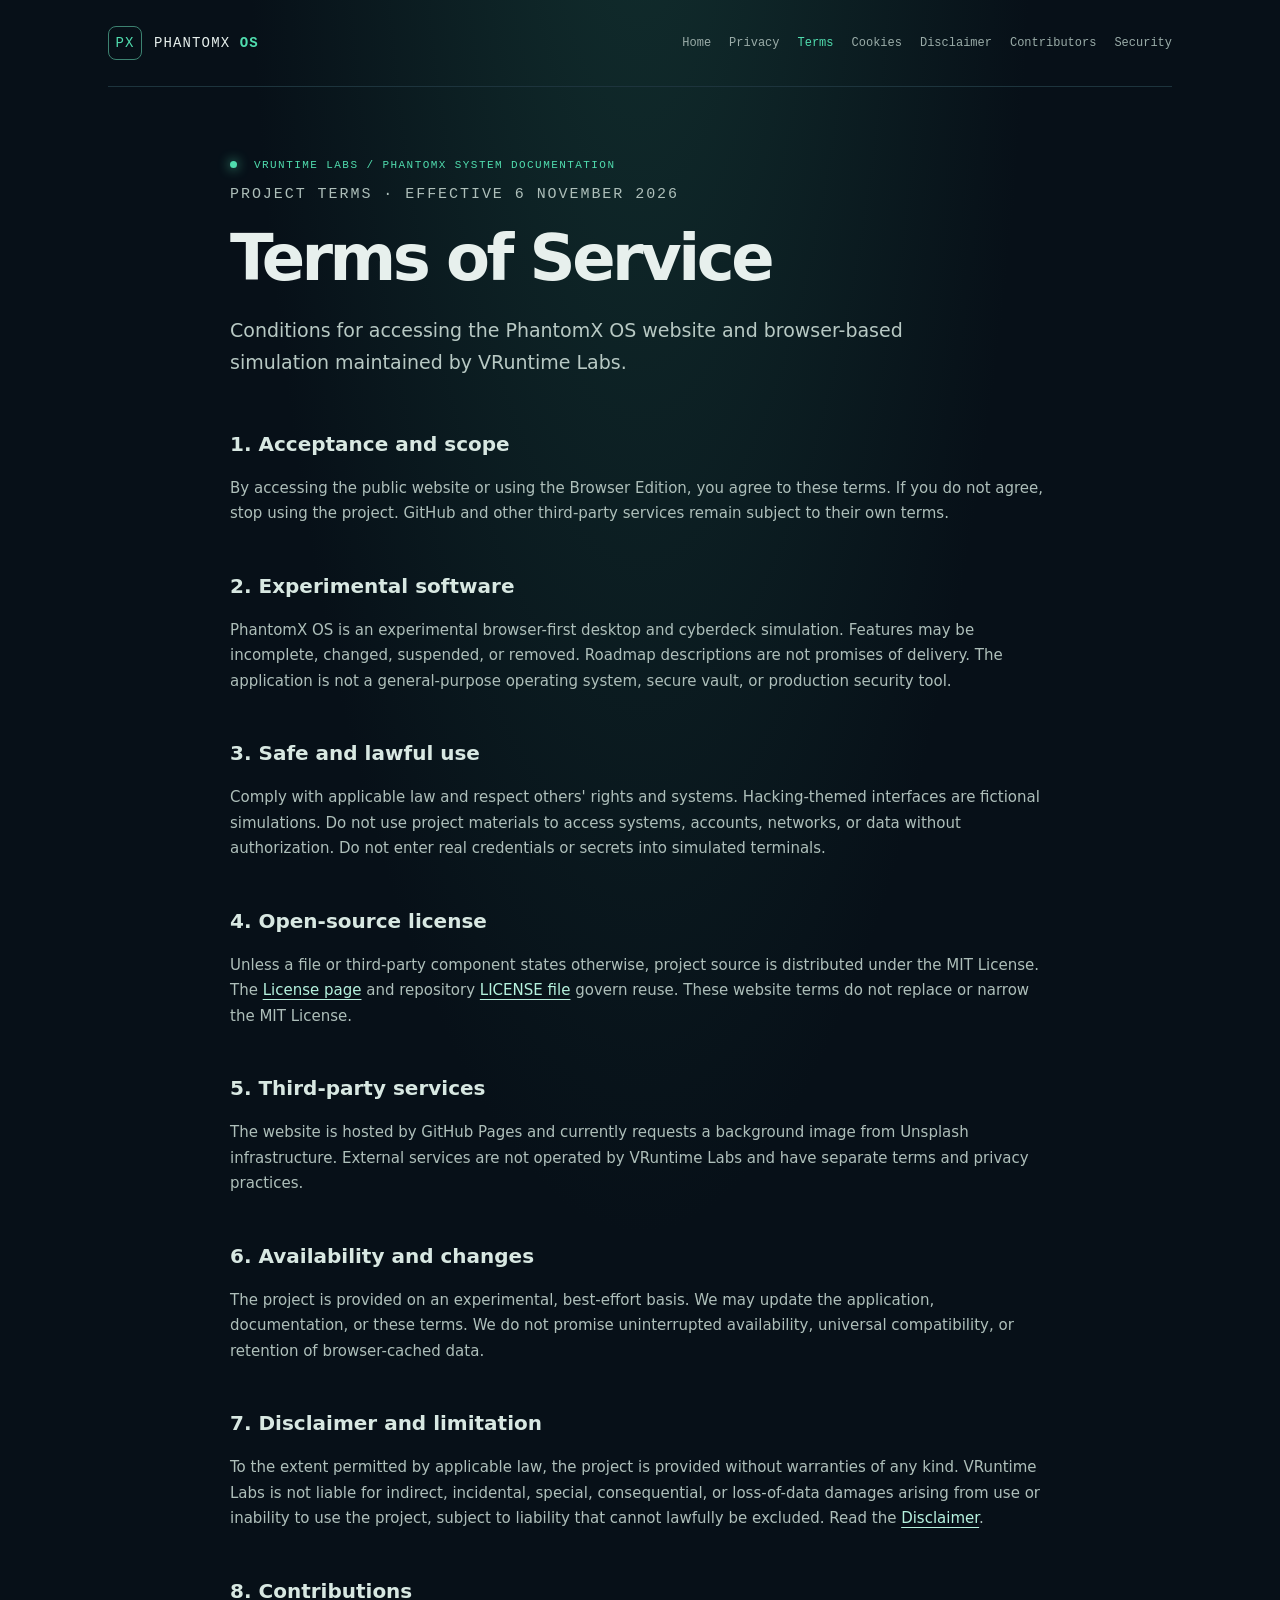
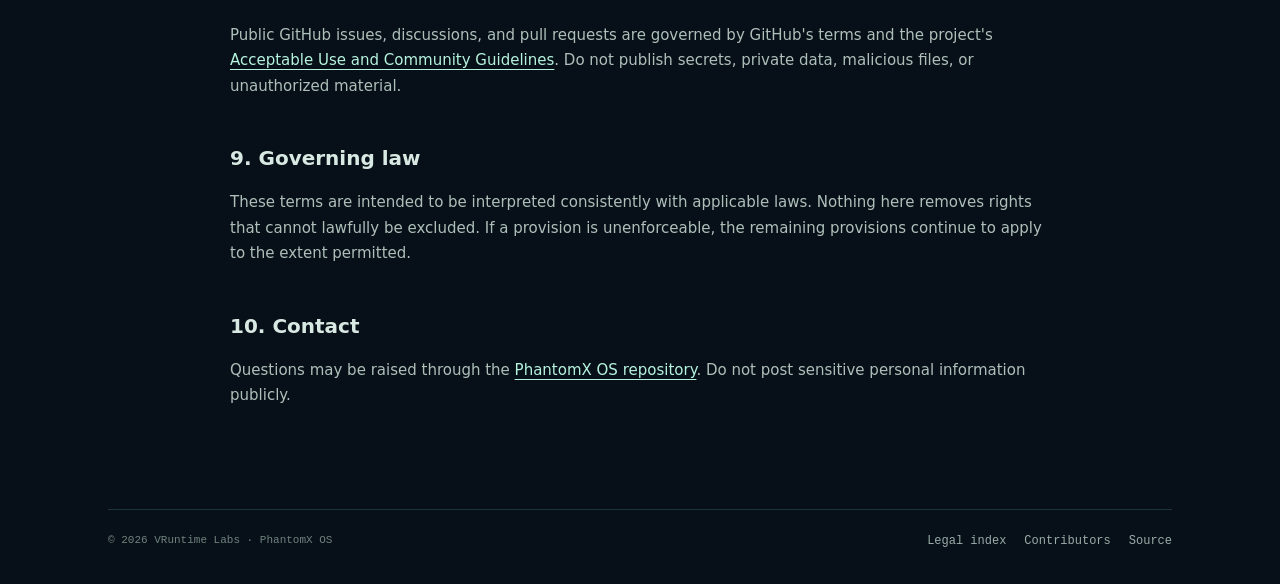
<file: terms/index.html>
<!doctype html><html lang="en"><head><meta charset="utf-8"><meta name="viewport" content="width=device-width,initial-scale=1"><meta name="theme-color" content="#071018"><meta name="robots" content="index,follow"><title>Terms of Service · PhantomX OS</title><link rel="stylesheet" href="../assets/css/legal.css"></head><body><div class="site-shell"><header class="site-header"><a class="brand" href="../"><span class="brand-mark">PX</span><span>PHANTOMX <b>OS</b></span></a><nav aria-label="Primary navigation"><a href="../">Home</a><a href="../privacy/">Privacy</a><a href="../terms/" aria-current="page">Terms</a><a href="../cookies/">Cookies</a><a href="../disclaimer/">Disclaimer</a><a href="../contributors/">Contributors</a><a href="../security/">Security</a></nav></header><main class="page-content"><div class="page-kicker"><span class="status-dot"></span> VRUNTIME LABS / PHANTOMX SYSTEM DOCUMENTATION</div><p class="eyebrow">PROJECT TERMS · EFFECTIVE 6 NOVEMBER 2026</p><h1>Terms of Service</h1><p class="lead">Conditions for accessing the PhantomX OS website and browser-based simulation maintained by VRuntime Labs.</p>
<h2>1. Acceptance and scope</h2><p>By accessing the public website or using the Browser Edition, you agree to these terms. If you do not agree, stop using the project. GitHub and other third-party services remain subject to their own terms.</p>
<h2>2. Experimental software</h2><p>PhantomX OS is an experimental browser-first desktop and cyberdeck simulation. Features may be incomplete, changed, suspended, or removed. Roadmap descriptions are not promises of delivery. The application is not a general-purpose operating system, secure vault, or production security tool.</p>
<h2>3. Safe and lawful use</h2><p>Comply with applicable law and respect others' rights and systems. Hacking-themed interfaces are fictional simulations. Do not use project materials to access systems, accounts, networks, or data without authorization. Do not enter real credentials or secrets into simulated terminals.</p>
<h2>4. Open-source license</h2><p>Unless a file or third-party component states otherwise, project source is distributed under the MIT License. The <a href="../license/">License page</a> and repository <a href="https://github.com/vruntime-labs/phantomx-os/blob/main/LICENSE">LICENSE file</a> govern reuse. These website terms do not replace or narrow the MIT License.</p>
<h2>5. Third-party services</h2><p>The website is hosted by GitHub Pages and currently requests a background image from Unsplash infrastructure. External services are not operated by VRuntime Labs and have separate terms and privacy practices.</p>
<h2>6. Availability and changes</h2><p>The project is provided on an experimental, best-effort basis. We may update the application, documentation, or these terms. We do not promise uninterrupted availability, universal compatibility, or retention of browser-cached data.</p>
<h2>7. Disclaimer and limitation</h2><p>To the extent permitted by applicable law, the project is provided without warranties of any kind. VRuntime Labs is not liable for indirect, incidental, special, consequential, or loss-of-data damages arising from use or inability to use the project, subject to liability that cannot lawfully be excluded. Read the <a href="../disclaimer/">Disclaimer</a>.</p>
<h2>8. Contributions</h2><p>Public GitHub issues, discussions, and pull requests are governed by GitHub's terms and the project's <a href="../acceptable-use/">Acceptable Use and Community Guidelines</a>. Do not publish secrets, private data, malicious files, or unauthorized material.</p>
<h2>9. Governing law</h2><p>These terms are intended to be interpreted consistently with applicable laws. Nothing here removes rights that cannot lawfully be excluded. If a provision is unenforceable, the remaining provisions continue to apply to the extent permitted.</p>
<h2>10. Contact</h2><p>Questions may be raised through the <a href="https://github.com/vruntime-labs/phantomx-os">PhantomX OS repository</a>. Do not post sensitive personal information publicly.</p></main><footer class="site-footer"><span>© 2026 VRuntime Labs · PhantomX OS</span><span><a href="../legal/">Legal index</a><a href="../contributors/">Contributors</a><a href="https://github.com/vruntime-labs/phantomx-os">Source</a></span></footer></div></body></html>
</file>
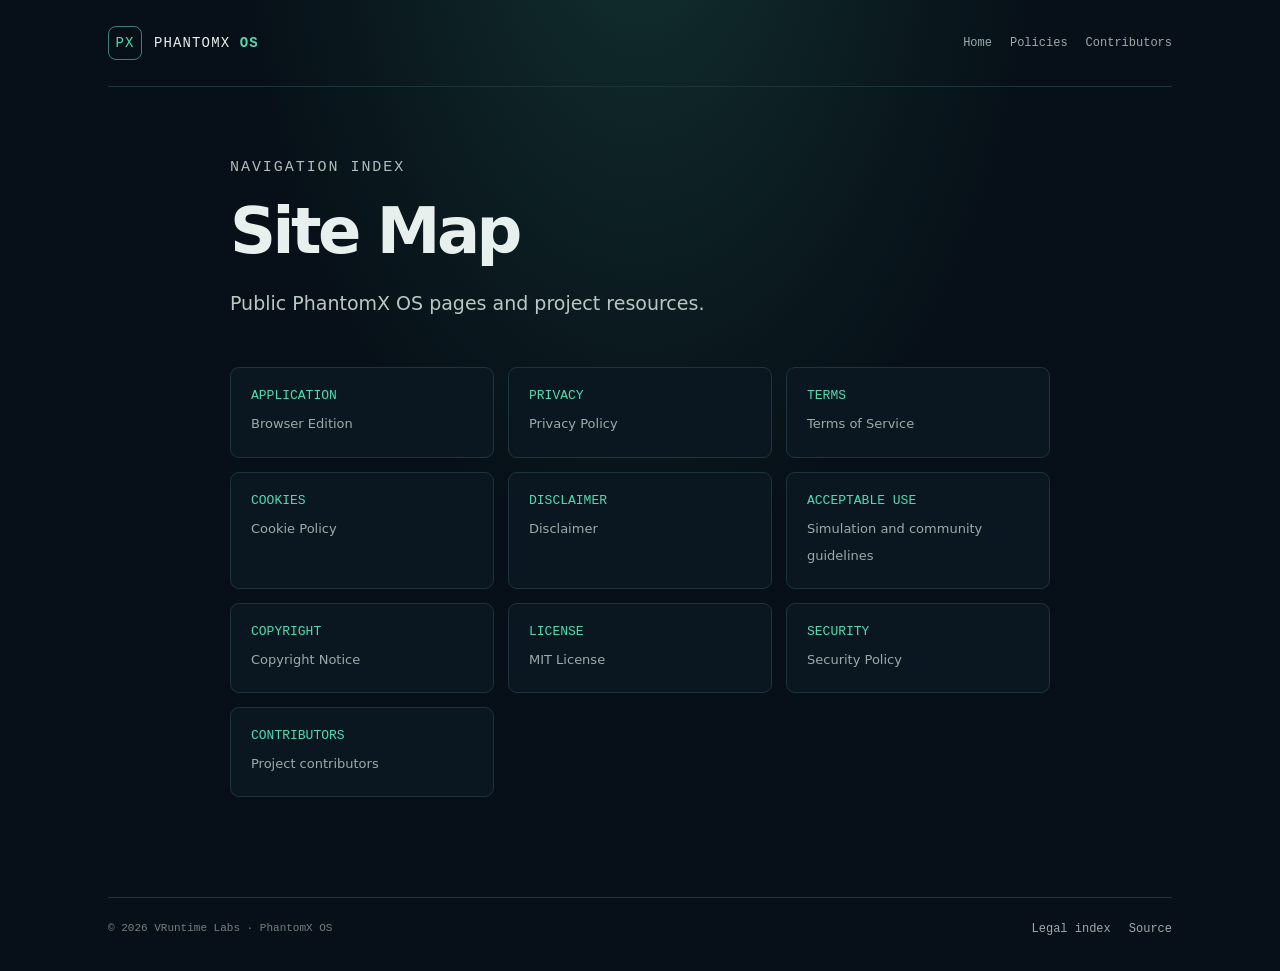
<file: sitemap.html>
<!doctype html><html lang="en"><head><meta charset="utf-8"><meta name="viewport" content="width=device-width,initial-scale=1"><title>PhantomX OS Site Map</title><link rel="stylesheet" href="assets/css/legal.css"></head><body><div class="site-shell"><header class="site-header"><a class="brand" href="./"><span class="brand-mark">PX</span><span>PHANTOMX <b>OS</b></span></a><nav><a href="./">Home</a><a href="./legal/">Policies</a><a href="./contributors/">Contributors</a></nav></header><main class="page-content"><p class="eyebrow">NAVIGATION INDEX</p><h1>Site Map</h1><p class="lead">Public PhantomX OS pages and project resources.</p><div class="legal-grid"><a class="legal-card" href="./"><b>APPLICATION</b><span>Browser Edition</span></a><a class="legal-card" href="./privacy/"><b>PRIVACY</b><span>Privacy Policy</span></a><a class="legal-card" href="./terms/"><b>TERMS</b><span>Terms of Service</span></a><a class="legal-card" href="./cookies/"><b>COOKIES</b><span>Cookie Policy</span></a><a class="legal-card" href="./disclaimer/"><b>DISCLAIMER</b><span>Disclaimer</span></a><a class="legal-card" href="./acceptable-use/"><b>ACCEPTABLE USE</b><span>Simulation and community guidelines</span></a><a class="legal-card" href="./copyright/"><b>COPYRIGHT</b><span>Copyright Notice</span></a><a class="legal-card" href="./license/"><b>LICENSE</b><span>MIT License</span></a><a class="legal-card" href="./security/"><b>SECURITY</b><span>Security Policy</span></a><a class="legal-card" href="./contributors/"><b>CONTRIBUTORS</b><span>Project contributors</span></a></div></main><footer class="site-footer"><span>© 2026 VRuntime Labs · PhantomX OS</span><span><a href="./legal/">Legal index</a><a href="https://github.com/vruntime-labs/phantomx-os">Source</a></span></footer></div></body></html>
</file>
<file: style.css>
:root {
  color-scheme: dark;
  font-family: "Segoe UI", "Helvetica Neue", system-ui, sans-serif;
  background: #080e16;
  color: #e9f0f4;
  --taskbar-height: 58px;
  --sidebar-width: 228px;
  --ink: #080e16;
  --panel: #101923;
  --panel-raised: #14212c;
  --line: rgba(177, 201, 211, .12);
  --muted: #82949e;
  --soft: #b7c5cb;
  --text: #e9f0f4;
  --mint: #9fe3c4;
  --mint-strong: #6bd5a6;
  --amber: #e4b77a;
  --mono: "Cascadia Code", "SFMono-Regular", Consolas, monospace;
}
* { box-sizing: border-box; }
html, body { width: 100%; height: 100%; margin: 0; }
body {
  min-height: 100vh;
  overflow: hidden;
  color: var(--text);
  background:
    radial-gradient(ellipse at 79% 12%, rgba(38, 91, 86, .17), transparent 34%),
    radial-gradient(ellipse at 23% 92%, rgba(36, 75, 89, .14), transparent 40%),
    #080e16;
}
body::before {
  position: fixed;
  inset: 0;
  z-index: 0;
  pointer-events: none;
  content: "";
  opacity: .16;
  background-image: linear-gradient(rgba(150, 186, 183, .055) 1px, transparent 1px), linear-gradient(90deg, rgba(150, 186, 183, .055) 1px, transparent 1px);
  background-size: 48px 48px;
  mask-image: linear-gradient(90deg, transparent, #000 22%, #000 85%, transparent);
}
button, input { font: inherit; }
button { color: inherit; }
button, a { -webkit-tap-highlight-color: transparent; }
a { color: inherit; }
#desktop {
  position: absolute;
  inset: 0 0 var(--taskbar-height);
  z-index: 1;
  display: grid;
  grid-template-columns: var(--sidebar-width) minmax(0, 1fr);
  overflow: hidden;
}
.launcher-sidebar {
  position: relative;
  z-index: 12;
  display: flex;
  flex-direction: column;
  min-width: 0;
  padding: 25px 16px 18px;
  border-right: 1px solid var(--line);
  background: rgba(10, 17, 25, .92);
}
.brand {
  display: flex;
  align-items: center;
  gap: 11px;
  min-height: 46px;
  padding: 0 7px;
  text-decoration: none;
}
.brand-mark {
  display: grid;
  width: 38px;
  height: 38px;
  flex: 0 0 38px;
  place-items: center;
  border: 1px solid rgba(159, 227, 196, .34);
  border-radius: 11px 4px 11px 4px;
  background: linear-gradient(145deg, rgba(111, 202, 164, .17), rgba(111, 202, 164, .035));
  color: var(--mint);
  font: 700 12px var(--mono);
  letter-spacing: -.08em;
}
.brand-copy, .sidebar-bottom-copy, .start-menu-brand > span:last-child {
  display: flex;
  flex-direction: column;
  gap: 4px;
  min-width: 0;
}
.brand-copy strong, .start-menu-brand strong {
  color: #f1f6f5;
  font-size: 12px;
  letter-spacing: .16em;
}
.brand-copy small, .start-menu-brand small {
  color: #748891;
  font: 9px var(--mono);
  letter-spacing: .1em;
  white-space: nowrap;
}
.sidebar-divider { height: 1px; margin: 26px 2px 24px; background: var(--line); }
.sidebar-caption {
  margin: 0 9px 11px;
  color: #61747d;
  font: 9px var(--mono);
  letter-spacing: .17em;
}
.sidebar-caption-spaced { margin-top: 30px; }
.sidebar-nav { display: flex; flex-direction: column; gap: 5px; }
.nav-link {
  position: relative;
  display: flex;
  width: 100%;
  min-height: 42px;
  align-items: center;
  gap: 12px;
  padding: 0 11px;
  border: 1px solid transparent;
  border-radius: 7px;
  background: transparent;
  color: #91a2aa;
  font-size: 12px;
  text-align: left;
  text-decoration: none;
  cursor: pointer;
  transition: color 160ms ease, background 160ms ease, border-color 160ms ease;
}
.nav-link svg, .resource-icon svg, .start-app-icon svg {
  width: 17px;
  height: 17px;
  fill: none;
  stroke: currentColor;
  stroke-width: 1.5;
  stroke-linecap: round;
  stroke-linejoin: round;
}
.nav-link:hover { border-color: rgba(159, 227, 196, .12); background: rgba(159, 227, 196, .055); color: #d9e9e4; }
.nav-link.is-current {
  border-color: rgba(159, 227, 196, .16);
  background: linear-gradient(90deg, rgba(107, 213, 166, .13), rgba(107, 213, 166, .035));
  color: var(--mint);
}
.nav-link.is-current::before {
  position: absolute;
  top: 9px;
  bottom: 9px;
  left: -17px;
  width: 2px;
  border-radius: 2px;
  background: var(--mint-strong);
  content: "";
}
.nav-indicator { width: 5px; height: 5px; margin-left: auto; border-radius: 50%; background: var(--mint-strong); box-shadow: 0 0 10px rgba(107, 213, 166, .55); }
.external-mark { margin-left: auto; color: #60737c; font-size: 13px; }
.sidebar-bottom {
  display: flex;
  align-items: center;
  gap: 10px;
  margin-top: auto;
  padding: 14px 8px 4px;
  border-top: 1px solid var(--line);
}
.sidebar-live-dot, .status-dot, .taskbar-session i {
  width: 7px;
  height: 7px;
  flex: 0 0 7px;
  border-radius: 50%;
  background: var(--mint-strong);
  box-shadow: 0 0 10px rgba(107, 213, 166, .48);
}
.sidebar-bottom-copy strong { color: #9cabb1; font: 9px var(--mono); letter-spacing: .1em; }
.sidebar-bottom-copy small { color: #61747d; font-size: 10px; }
.workspace { position: relative; min-width: 0; overflow: hidden; }
.topbar {
  position: relative;
  z-index: 2;
  display: flex;
  height: 66px;
  align-items: center;
  justify-content: space-between;
  gap: 16px;
  padding: 0 34px;
  border-bottom: 1px solid var(--line);
  background: rgba(8, 14, 22, .32);
}
.breadcrumb { display: flex; align-items: center; gap: 11px; color: #637780; font: 9px var(--mono); letter-spacing: .16em; }
.breadcrumb strong { color: #c0cdd0; font-weight: 500; }
.breadcrumb-slash { color: #42545c; }
.topbar-right { display: flex; align-items: center; gap: 17px; }
.environment-status { display: flex; align-items: center; gap: 8px; color: #9eb8ae; font: 9px var(--mono); letter-spacing: .08em; }
.status-dot { width: 6px; height: 6px; flex-basis: 6px; }
.topbar-version { padding-left: 16px; border-left: 1px solid var(--line); color: #71848c; font: 10px var(--mono); }
.workspace-content {
  position: relative;
  height: calc(100% - 66px);
  overflow: auto;
  padding: 54px 42px 32px;
  scrollbar-width: thin;
  scrollbar-color: #31434a transparent;
}
.welcome { position: relative; z-index: 1; width: min(420px, 39%); min-width: 330px; animation: welcome-enter 520ms cubic-bezier(.2,.75,.25,1) both; }
.eyebrow, .section-kicker, .section-count { color: #7fae9d; font: 9px var(--mono); letter-spacing: .17em; }
.eyebrow { display: flex; align-items: center; gap: 10px; }
.eyebrow-line { display: inline-block; width: 22px; height: 1px; background: var(--mint-strong); }
.welcome h1 {
  margin: 22px 0 17px;
  color: #edf4f2;
  font-size: clamp(36px, 4.1vw, 56px);
  font-weight: 560;
  line-height: 1.04;
  letter-spacing: -.065em;
}
.welcome h1 em { color: var(--mint); font-style: normal; }
.welcome-copy { max-width: 390px; margin: 0; color: #9aaab0; font-size: 13px; line-height: 1.8; }
.welcome-actions { display: flex; align-items: center; flex-wrap: wrap; gap: 17px; margin-top: 26px; }
.primary-action {
  display: inline-flex;
  min-height: 42px;
  align-items: center;
  gap: 18px;
  padding: 0 15px;
  border: 1px solid rgba(159, 227, 196, .42);
  border-radius: 5px;
  background: linear-gradient(135deg, #a6e6c9, #79d5ac);
  color: #10221c;
  font-size: 11px;
  font-weight: 700;
  cursor: pointer;
  box-shadow: 0 7px 22px rgba(74, 176, 132, .12);
  transition: transform 160ms ease, box-shadow 160ms ease, filter 160ms ease;
}
.primary-action svg { width: 16px; height: 16px; fill: none; stroke: currentColor; stroke-width: 1.7; stroke-linecap: round; stroke-linejoin: round; }
.primary-action:hover { transform: translateY(-2px); box-shadow: 0 10px 26px rgba(74, 176, 132, .2); filter: brightness(1.04); }
.secondary-action { color: #aab9bd; font-size: 11px; text-decoration: none; transition: color 160ms ease; }
.secondary-action span { padding-left: 4px; color: var(--mint); }
.secondary-action:hover { color: #e6f0ed; }
.welcome-meta { display: flex; flex-wrap: wrap; gap: 15px; margin-top: 28px; color: #71858b; font: 8px var(--mono); letter-spacing: .08em; }
.welcome-meta span { display: inline-flex; align-items: center; gap: 6px; }
.welcome-meta i { width: 4px; height: 4px; border-radius: 50%; background: #6a9f89; }
.quick-access { position: relative; z-index: 1; width: min(420px, 39%); min-width: 330px; margin-top: 46px; animation: welcome-enter 620ms 80ms cubic-bezier(.2,.75,.25,1) both; }
.section-heading { display: flex; align-items: end; justify-content: space-between; margin-bottom: 13px; }
.section-heading h2 { margin: 6px 0 0; color: #dfe9e7; font-size: 15px; font-weight: 550; letter-spacing: -.025em; }
.section-count { color: #5e7179; font-size: 8px; }
.resource-list { display: flex; flex-direction: column; gap: 7px; }
.resource-card {
  display: flex;
  width: 100%;
  min-height: 57px;
  align-items: center;
  gap: 12px;
  padding: 8px 11px;
  border: 1px solid rgba(177, 201, 211, .1);
  border-radius: 6px;
  background: rgba(17, 28, 38, .66);
  color: inherit;
  text-align: left;
  text-decoration: none;
  cursor: pointer;
  transition: border-color 160ms ease, background 160ms ease, transform 160ms ease;
}
.resource-card:hover { transform: translateX(3px); border-color: rgba(159, 227, 196, .25); background: rgba(25, 43, 49, .88); }
.resource-icon { display: grid; width: 34px; height: 34px; flex: 0 0 34px; place-items: center; border: 1px solid rgba(159, 227, 196, .15); border-radius: 5px; background: rgba(159, 227, 196, .06); color: var(--mint); }
.docs-icon { border-color: rgba(228, 183, 122, .16); background: rgba(228, 183, 122, .055); color: var(--amber); }
.code-icon { color: #9bb8d0; border-color: rgba(155, 184, 208, .17); background: rgba(155, 184, 208, .055); }
.resource-copy { display: flex; flex: 1; flex-direction: column; gap: 4px; min-width: 0; }
.resource-copy strong { color: #c9d5d7; font-size: 10px; font-weight: 600; }
.resource-copy small { overflow: hidden; color: #748890; font-size: 9px; text-overflow: ellipsis; white-space: nowrap; }
.resource-arrow { color: #71868d; font-size: 13px; transition: color 160ms ease, transform 160ms ease; }
.resource-card:hover .resource-arrow { transform: translate(2px, -2px); color: var(--mint); }
.session-note { display: flex; max-width: 420px; align-items: flex-start; gap: 10px; margin-top: 23px; padding-top: 14px; border-top: 1px solid var(--line); }
.session-note-mark { display: grid; width: 16px; height: 16px; flex: 0 0 16px; place-items: center; border: 1px solid rgba(159, 227, 196, .24); border-radius: 50%; color: var(--mint); font: 10px var(--mono); }
.session-note p { margin: 0; color: #74868d; font-size: 9px; line-height: 1.6; }
.session-note strong { display: block; margin-bottom: 2px; color: #a8b8ba; font-size: 9px; font-weight: 600; }

/* Floating terminal window */
.window {
  position: absolute;
  top: 112px;
  left: calc(var(--sidebar-width) + min(43vw, 570px));
  display: flex;
  flex-direction: column;
  width: min(590px, calc(100vw - var(--sidebar-width) - min(43vw, 570px) - 30px));
  height: min(470px, calc(100vh - 205px));
  min-width: min(320px, calc(100vw - 16px));
  min-height: 220px;
  max-width: calc(100vw - 16px);
  max-height: calc(100vh - 74px);
  overflow: hidden;
  border: 1px solid rgba(166, 201, 192, .2);
  border-radius: 9px;
  background: rgba(12, 21, 29, .97);
  box-shadow: 0 28px 80px rgba(0, 0, 0, .48), 0 0 0 1px rgba(159, 227, 196, .025);
  z-index: 10;
  animation: terminal-enter 480ms 100ms cubic-bezier(.2,.75,.25,1) both;
}
.window.maximized {
  inset: 0;
  width: 100% !important;
  height: 100% !important;
  max-width: none;
  max-height: none;
  resize: none;
  border-radius: 0;
  border: 0;
}
.window-header {
  min-height: 43px;
  flex: 0 0 auto;
  display: flex;
  align-items: center;
  justify-content: space-between;
  gap: 12px;
  padding: 9px 13px;
  border-bottom: 1px solid rgba(177, 201, 211, .1);
  background: linear-gradient(90deg, rgba(25, 39, 48, .98), rgba(17, 29, 38, .98));
  cursor: grab;
  touch-action: none;
}
.window-header:active { cursor: grabbing; }
.window-title { display: flex; align-items: center; gap: 9px; color: #d5e2de; font: 9px var(--mono); letter-spacing: .11em; }
.terminal-title-mark { display: grid; width: 22px; height: 22px; place-items: center; border: 1px solid rgba(159, 227, 196, .3); border-radius: 5px 2px 5px 2px; color: var(--mint); font-size: 8px; font-weight: 700; letter-spacing: -.08em; }
.window-title-divider { color: #455b61; }
.window-title-muted { color: #71868c; font-size: 8px; }
.window-controls { display: flex; align-items: center; gap: 8px; }
.window-dot { width: 11px; height: 11px; flex: 0 0 11px; padding: 0; border: 0; border-radius: 50%; cursor: pointer; opacity: .82; transition: opacity 140ms ease, transform 140ms ease; }
.window-dot:hover { transform: scale(1.12); opacity: 1; }
.window-dot:focus-visible, button:focus-visible, a:focus-visible, input:focus-visible { outline: 2px solid var(--mint); outline-offset: 3px; }
.window-dot.red { background: #d66d68; }
.window-dot.yellow { background: #d5ae6f; }
.window-dot.green { background: #78bd94; }
.window-body {
  flex: 1 1 auto;
  min-height: 0;
  overflow: auto;
  padding: 19px 20px;
  color: #aebdc0;
  font: 12px/1.75 var(--mono);
  white-space: pre-wrap;
  overflow-wrap: anywhere;
  user-select: text;
  scrollbar-width: thin;
  scrollbar-color: #344b4d transparent;
}
.window-body p { margin: 0 0 9px; }
.window-body .terminal-system-line { margin-bottom: 17px; color: #d1e3dc; font-size: 10px; letter-spacing: .08em; }
.terminal-system-line span { margin-left: 7px; color: #6f9989; }
.highlight, .prompt { color: var(--mint); font-weight: 600; }
.terminal-error { color: #e58e83; }
.terminal-input-line {
  display: flex;
  align-items: center;
  gap: 9px;
  flex: 0 0 auto;
  min-width: 0;
  padding: 13px 18px;
  border-top: 1px solid rgba(177, 201, 211, .1);
  background: rgba(8, 15, 21, .98);
  font: 11px var(--mono);
}
.prompt { flex: 0 0 auto; white-space: nowrap; }
.prompt span { color: #6f9989; }
.prompt b { color: #9aadb0; font-weight: 400; }
#command-input { flex: 1 1 auto; min-width: 0; padding: 2px 0; border: 0; outline: 0; background: transparent; color: #e8f0ed; font: inherit; user-select: text; }
#command-input:focus-visible { outline: none; }
.start-menu {
  position: fixed;
  left: 12px;
  bottom: calc(var(--taskbar-height) + 10px);
  z-index: 2000;
  display: none;
  flex-direction: column;
  gap: 8px;
  width: min(340px, calc(100vw - 24px));
  max-height: min(75vh, 520px);
  overflow: auto;
  padding: 17px;
  border: 1px solid rgba(159, 227, 196, .2);
  border-radius: 9px;
  background: rgba(11, 19, 27, .98);
  box-shadow: 0 24px 60px rgba(0, 0, 0, .62);
  backdrop-filter: blur(24px);
}
.start-menu.open { display: flex; animation: menu-enter 150ms ease-out both; }
.start-menu-brand { display: flex; align-items: center; gap: 10px; padding: 1px 2px 13px; border-bottom: 1px solid var(--line); }
.brand-mark.small { width: 31px; height: 31px; flex-basis: 31px; border-radius: 8px 3px 8px 3px; font-size: 10px; }
.start-menu-brand strong { font-size: 10px; }
.start-menu-brand small { font-size: 8px; }
.start-menu-section-label { margin: 7px 2px 2px; color: #627780; font: 8px var(--mono); letter-spacing: .16em; }
.start-menu-section-label.start-links-heading { margin-top: 13px; }
.start-app { display: flex; min-height: 43px; align-items: center; gap: 10px; padding: 7px 9px; border: 1px solid rgba(159, 227, 196, .13); border-radius: 6px; background: rgba(159, 227, 196, .055); color: #d6e4df; font-size: 11px; text-align: left; cursor: pointer; }
.start-app:hover { border-color: rgba(159, 227, 196, .3); background: rgba(159, 227, 196, .1); }
.start-app-icon { display: grid; width: 28px; height: 28px; place-items: center; border: 1px solid rgba(159, 227, 196, .18); border-radius: 5px; color: var(--mint); }
.start-app-icon svg { width: 15px; height: 15px; }
.start-app-state { margin-left: auto; color: #78a991; font: 8px var(--mono); letter-spacing: .08em; }
.start-links { display: flex; flex-direction: column; gap: 2px; }
.start-links a { display: flex; justify-content: space-between; padding: 9px 10px; border: 1px solid transparent; border-radius: 5px; color: #9cabb0; font-size: 10px; text-decoration: none; }
.start-links a:hover, .start-links a:focus-visible { border-color: rgba(159, 227, 196, .15); background: rgba(159, 227, 196, .06); color: var(--mint); }
.start-links a span { color: #60747c; }
.start-menu-footer { display: flex; justify-content: space-between; margin-top: 8px; padding-top: 11px; border-top: 1px solid var(--line); color: #64777e; font: 8px var(--mono); letter-spacing: .12em; }
.start-menu-footer span { color: #91a4a7; }
#taskbar {
  position: fixed;
  inset: auto 0 0;
  z-index: 1000;
  display: flex;
  align-items: center;
  gap: 12px;
  width: 100%;
  height: var(--taskbar-height);
  padding: 0 16px;
  border-top: 1px solid rgba(177, 201, 211, .13);
  background: rgba(9, 16, 23, .96);
  backdrop-filter: blur(20px);
}
.start-btn, .taskbar-item {
  display: inline-flex;
  min-height: 36px;
  align-items: center;
  gap: 9px;
  padding: 0 11px;
  border: 1px solid transparent;
  border-radius: 6px;
  background: transparent;
  color: #aebdc0;
  font-size: 10px;
  cursor: pointer;
  transition: color 150ms ease, background 150ms ease, border-color 150ms ease;
}
.start-btn:hover, .taskbar-item:hover { border-color: rgba(159, 227, 196, .16); background: rgba(159, 227, 196, .07); color: #e4efea; }
.start-btn-mark { display: grid; width: 23px; height: 23px; place-items: center; border: 1px solid rgba(159, 227, 196, .3); border-radius: 6px 2px 6px 2px; color: var(--mint); font: 700 8px var(--mono); letter-spacing: -.08em; }
.taskbar-separator { width: 1px; height: 22px; background: var(--line); }
.taskbar-apps { display: flex; flex: 1 1 auto; align-items: center; gap: 6px; min-width: 0; overflow-x: auto; overflow-y: hidden; scrollbar-width: thin; }
.taskbar-item { min-height: 34px; border-color: rgba(177, 201, 211, .08); }
.taskbar-item.is-active { border-color: rgba(159, 227, 196, .2); background: rgba(159, 227, 196, .075); color: #d4e6dc; }
.taskbar-item.is-minimized { opacity: .62; }
.taskbar-terminal-mark { color: var(--mint); font: 12px var(--mono); }
.taskbar-right { display: flex; align-items: center; gap: 17px; margin-left: auto; }
.taskbar-session { display: flex; align-items: center; gap: 7px; color: #71878b; font: 8px var(--mono); letter-spacing: .1em; }
.taskbar-session i { width: 5px; height: 5px; flex-basis: 5px; }
.taskbar-clock { color: #b5c2c2; font: 10px var(--mono); white-space: nowrap; }
@keyframes welcome-enter { from { opacity: 0; transform: translateY(9px); } to { opacity: 1; transform: translateY(0); } }
@keyframes terminal-enter { from { opacity: 0; transform: translateY(8px) scale(.995); } to { opacity: 1; transform: translateY(0) scale(1); } }
@keyframes menu-enter { from { opacity: 0; transform: translateY(5px); } to { opacity: 1; transform: translateY(0); } }
@media (max-width: 1100px) {
  :root { --sidebar-width: 76px; }
  .launcher-sidebar { align-items: center; padding-right: 10px; padding-left: 10px; }
  .brand { padding: 0; }
  .brand-copy, .sidebar-caption, .nav-label, .external-mark, .sidebar-bottom-copy { display: none; }
  .sidebar-divider { width: 100%; margin: 24px 0 20px; }
  .sidebar-nav { width: 100%; }
  .nav-link { justify-content: center; padding: 0; }
  .nav-link.is-current::before { left: -11px; }
  .nav-indicator { position: absolute; top: 7px; right: 8px; }
  .sidebar-bottom { justify-content: center; width: 100%; padding: 14px 0 4px; }
  .workspace-content { padding-right: 26px; padding-left: 28px; }
  .welcome, .quick-access { width: min(350px, 37%); min-width: 290px; }
  .window { left: calc(var(--sidebar-width) + min(36vw, 370px)); width: min(560px, calc(100vw - var(--sidebar-width) - min(36vw, 370px) - 24px)); }
}
@media (max-width: 880px) {
  :root { --taskbar-height: 54px; }
  #desktop { grid-template-columns: minmax(0, 1fr); }
  .launcher-sidebar { display: none; }
  .topbar { height: 52px; padding: 0 18px; }
  .topbar-right { gap: 10px; }
  .environment-status { font-size: 8px; }
  .topbar-version { padding-left: 10px; font-size: 9px; }
  .workspace-content { height: calc(100% - 52px); padding: 28px 20px 20px; }
  .welcome { width: 100%; min-width: 0; }
  .welcome h1 { margin-top: 15px; font-size: clamp(34px, 10vw, 46px); }
  .welcome-copy { max-width: 460px; font-size: 12px; }
  .welcome-actions { gap: 13px; margin-top: 18px; }
  .welcome-meta { gap: 10px; margin-top: 17px; font-size: 7px; }
  .quick-access { display: none; }
  .session-note { display: none; }
  .window {
    top: auto !important;
    left: 12px !important;
    bottom: 12px;
    width: calc(100vw - 24px) !important;
    height: min(42vh, 350px);
    min-width: 0;
    min-height: 190px;
    max-width: calc(100vw - 24px);
    border-radius: 8px;
  }
  .window.maximized { inset: 0; bottom: 0; width: 100% !important; height: 100% !important; }
  .window-body { padding: 13px 14px; font-size: 11px; }
  .terminal-input-line { padding: 11px 13px; gap: 7px; font-size: 10px; }
  .prompt { font-size: 9px; }
  #taskbar { padding: 0 10px; gap: 8px; }
  .start-btn { padding: 0 7px; }
  .taskbar-session { display: none; }
  .taskbar-right { gap: 0; }
}
@media (max-width: 380px) {
  .environment-status { letter-spacing: .02em; }
  .welcome h1 { font-size: 33px; }
  .secondary-action { font-size: 10px; }
  .welcome-meta { gap: 7px; }
  .welcome-meta span { gap: 4px; }
  .taskbar-item { padding: 0 8px; }
}
@media (prefers-reduced-motion: reduce) {
  *, *::before, *::after { scroll-behavior: auto !important; transition-duration: .01ms !important; animation-duration: .01ms !important; animation-iteration-count: 1 !important; }
}


/* Desktop shell evolution: preserve the existing launcher components while presenting them as a desktop. */
#desktop { grid-template-columns: minmax(0, 1fr); }
.launcher-sidebar { display: none; }
.workspace { min-height: 0; }
.topbar { height: 42px; padding: 0 22px; background: rgba(8,14,22,.76); }
.workspace-content { display: none; }
.desktop-canvas {
  position: absolute;
  inset: 42px 0 0;
  overflow: hidden;
  padding: 24px;
  background:
    radial-gradient(ellipse at 68% 34%, rgba(39,104,87,.16), transparent 42%),
    linear-gradient(135deg, rgba(9,17,24,.2), rgba(8,14,22,.08));
}
.desktop-canvas::after {
  content: "";
  position: absolute;
  inset: 0;
  pointer-events: none;
  opacity: .11;
  background-image: linear-gradient(rgba(151,190,180,.12) 1px, transparent 1px), linear-gradient(90deg, rgba(151,190,180,.12) 1px, transparent 1px);
  background-size: 32px 32px;
  mask-image: radial-gradient(ellipse at 70% 40%, #000, transparent 75%);
}
.desktop-shortcuts { position: relative; z-index: 1; display: grid; grid-auto-flow: row; grid-template-columns: 86px; gap: 12px; width: 96px; }
.desktop-shortcut {
  display: flex; min-height: 84px; flex-direction: column; align-items: center; justify-content: center; gap: 7px;
  padding: 8px 4px; border: 1px solid transparent; border-radius: 7px; background: transparent;
  color: #b9c9c8; font-size: 10px; text-decoration: none; cursor: pointer;
}
.desktop-shortcut:hover, .desktop-shortcut:focus-visible { border-color: rgba(159,227,196,.2); background: rgba(159,227,196,.075); }
.desktop-shortcut:disabled { opacity: .48; cursor: not-allowed; }
.desktop-shortcut-icon {
  display: grid; width: 42px; height: 42px; place-items: center; border: 1px solid rgba(159,227,196,.22);
  border-radius: 10px 4px 10px 4px; background: rgba(159,227,196,.08); color: var(--mint);
  font: 700 15px var(--mono); box-shadow: 0 8px 24px rgba(0,0,0,.18);
}
.docs-shortcut-icon { color: var(--amber); border-color: rgba(228,183,122,.22); background: rgba(228,183,122,.08); }
.code-shortcut-icon { color: #a9c6df; border-color: rgba(169,198,223,.22); background: rgba(169,198,223,.08); font-size: 12px; }
.mission-shortcut-icon { color: #9fb8c9; }
.desktop-shortcut small { color: #748891; font: 7px var(--mono); letter-spacing: .12em; }
.desktop-widget {
  position: absolute; z-index: 1; right: 34px; bottom: 34px; width: min(370px, calc(100% - 150px));
  padding: 20px; border: 1px solid rgba(159,227,196,.17); border-radius: 9px;
  background: linear-gradient(145deg, rgba(17,30,39,.92), rgba(10,19,27,.9));
  box-shadow: 0 22px 65px rgba(0,0,0,.26); backdrop-filter: blur(16px);
}
.desktop-widget-heading, .desktop-widget-footer { display:flex; align-items:center; justify-content:space-between; gap:12px; color:#7f9a98; font:8px var(--mono); letter-spacing:.13em; }
.widget-live { display:flex; align-items:center; gap:6px; color:#9fe3c4; }
.widget-live i { width:5px; height:5px; border-radius:50%; background:var(--mint-strong); box-shadow:0 0 9px rgba(107,213,166,.5); }
.desktop-widget h1 { margin:20px 0 8px; color:#e7f0ed; font-size:21px; font-weight:550; letter-spacing:-.045em; }
.desktop-widget p { max-width:290px; margin:0; color:#91a4a8; font-size:11px; line-height:1.7; }
.desktop-widget-stats { display:grid; grid-template-columns:repeat(3,1fr); gap:10px; margin-top:22px; padding:14px 0; border-top:1px solid var(--line); border-bottom:1px solid var(--line); }
.desktop-widget-stats div { display:flex; flex-direction:column; gap:6px; min-width:0; }
.desktop-widget-stats small { color:#657b81; font:7px var(--mono); letter-spacing:.1em; }
.desktop-widget-stats strong { color:#c5d5d1; font-size:10px; font-weight:550; }
.desktop-widget-footer { margin-top:14px; font-size:7px; }
.window { left: clamp(150px, 28vw, 390px); top: 92px; width: min(620px, calc(100vw - 430px)); height: min(500px, calc(100vh - 180px)); resize: both; }
.window-header { user-select: none; }
.start-search-label { margin: 8px 2px 0; color:#627780; font:8px var(--mono); letter-spacing:.14em; }
.start-search { width:100%; min-height:36px; padding:0 10px; border:1px solid rgba(159,227,196,.18); border-radius:5px; background:#0b151d; color:var(--text); font-size:11px; }
.start-search::placeholder { color:#637780; }
@media (max-width: 880px) {
  .topbar { height:48px; }
  .desktop-canvas { inset:48px 0 0; padding:14px; }
  .desktop-widget { right:14px; bottom:14px; width:min(330px, calc(100% - 120px)); padding:15px; }
  .desktop-widget h1 { font-size:17px; }
  .window { left:12px !important; top:auto !important; bottom:12px; width:calc(100vw - 24px) !important; height:min(46vh,360px); resize:none; }
}
@media (max-width: 520px) {
  .desktop-shortcuts { grid-template-columns:repeat(2,76px); grid-auto-flow:row; gap:6px; }
  .desktop-shortcut { min-height:72px; }
  .desktop-widget { left:14px; right:14px; bottom:14px; width:auto; }
  .desktop-widget-stats { gap:6px; }
  .desktop-widget-footer span { display:none; }
}


/* App catalog in the existing launcher menu. */
.start-app-list { display:flex; flex-direction:column; gap:5px; }
.app-tier-heading { margin-top:9px; }
.start-app:disabled { opacity:.48; cursor:not-allowed; }
.start-app:disabled:hover { border-color:rgba(159,227,196,.13); background:rgba(159,227,196,.055); }
.start-app-name { min-width:0; }
.start-app-state { white-space:nowrap; }


/* VFS Explorer — native-feeling file manager inside the existing window shell. */
.vfs-window { min-width:520px; min-height:340px; }
.vfs-toolbar { display:flex; align-items:center; gap:7px; flex:0 0 auto; min-width:0; padding:9px 11px; border-bottom:1px solid var(--line); background:#0c1720; }
.vfs-toolbar button, .vfs-preview-footer button { min-height:29px; padding:0 9px; border:1px solid rgba(159,227,196,.16); border-radius:4px; background:rgba(159,227,196,.055); color:#c6d7d1; font:9px var(--mono); cursor:pointer; }
.vfs-toolbar button:hover, .vfs-preview-footer button:hover:not(:disabled) { border-color:rgba(159,227,196,.36); color:var(--mint); }
.vfs-toolbar #vfs-current-path { flex:1 1 auto; min-width:70px; overflow:hidden; color:var(--mint); font:10px var(--mono); text-overflow:ellipsis; white-space:nowrap; }
.vfs-toolbar input { width:145px; min-width:75px; min-height:29px; padding:0 8px; border:1px solid rgba(159,227,196,.14); border-radius:4px; background:#09121a; color:var(--text); font:9px var(--mono); }
.vfs-content { display:flex; flex:1 1 auto; min-height:0; overflow:hidden; }
.vfs-sidebar { display:flex; flex:0 0 132px; flex-direction:column; gap:4px; padding:12px 8px; border-right:1px solid var(--line); background:rgba(8,15,21,.48); }
.vfs-sidebar button { padding:9px 10px; border:1px solid transparent; border-radius:4px; background:transparent; color:#8fa4a7; font-size:10px; text-align:left; cursor:pointer; }
.vfs-sidebar button:hover { border-color:rgba(159,227,196,.14); background:rgba(159,227,196,.06); color:var(--mint); }
.vfs-main { display:grid; grid-template-columns:minmax(0,1.05fr) minmax(0,.95fr); flex:1 1 auto; min-width:0; min-height:0; }
.vfs-file-list-wrap { min-width:0; min-height:0; overflow:auto; border-right:1px solid var(--line); }
.vfs-list-heading, .vfs-entry { display:grid; grid-template-columns:minmax(0,1fr) 62px 54px; align-items:center; gap:8px; }
.vfs-list-heading { position:sticky; top:0; padding:10px 12px; border-bottom:1px solid var(--line); background:#101b25; color:#6e8589; font:8px var(--mono); letter-spacing:.1em; }
.vfs-entry { width:100%; min-height:38px; padding:7px 12px; border:0; border-bottom:1px solid rgba(177,201,211,.055); background:transparent; color:#b6c6c3; font:9px var(--mono); text-align:left; cursor:pointer; }
.vfs-entry:hover, .vfs-entry.is-selected { background:rgba(159,227,196,.07); color:#e0eee8; }
.vfs-entry-name { overflow:hidden; text-overflow:ellipsis; white-space:nowrap; }
.vfs-entry span:nth-child(2), .vfs-entry span:nth-child(3) { color:#71878b; font-size:8px; }
.vfs-empty { padding:18px 13px; color:#72878b; font:10px var(--mono); }
.vfs-preview { display:flex; flex-direction:column; min-width:0; min-height:0; padding:11px; background:rgba(8,15,21,.3); }
.vfs-preview-heading, .vfs-preview-footer { display:flex; align-items:center; justify-content:space-between; gap:8px; color:#748b8d; font:8px var(--mono); letter-spacing:.08em; }
.vfs-preview-heading span:last-child { overflow:hidden; color:#9fb6ad; text-overflow:ellipsis; white-space:nowrap; }
#vfs-preview-content { flex:1 1 auto; min-height:80px; width:100%; margin:10px 0; padding:10px; resize:none; border:1px solid rgba(159,227,196,.12); border-radius:4px; outline:0; background:#09121a; color:#c5d5d0; font:10px/1.65 var(--mono); }
#vfs-preview-content:disabled { opacity:.65; }
.vfs-preview-footer { flex-wrap:wrap; }
.vfs-preview-footer button:disabled { opacity:.4; cursor:not-allowed; }
@media (max-width:880px) {
  .vfs-window { min-width:0; }
  .vfs-toolbar { flex-wrap:wrap; }
  .vfs-toolbar #vfs-current-path { flex-basis:calc(100% - 90px); }
  .vfs-main { grid-template-columns:minmax(0,1fr); grid-template-rows:minmax(110px,1fr) minmax(120px,.8fr); }
  .vfs-file-list-wrap { border-right:0; border-bottom:1px solid var(--line); }
  .vfs-sidebar { flex-basis:76px; }
}


/* Tier 1 core application windows */
.core-app-window { min-width:0; min-height:0; overflow:hidden; }
.core-app-toolbar, .netbrowser-toolbar, .netbrowser-bookmarks {
  display:flex; align-items:center; gap:9px; min-height:46px; padding:8px 13px;
  border-bottom:1px solid var(--line); background:rgba(10,17,25,.9);
}
.core-app-toolbar label { color:#71878b; font:9px var(--mono); letter-spacing:.1em; white-space:nowrap; }
.core-app-toolbar input, .netbrowser-toolbar input {
  flex:1 1 auto; min-width:0; min-height:31px; padding:0 10px;
  border:1px solid rgba(159,227,196,.16); border-radius:4px;
  outline:0; background:#09121a; color:var(--text); font:10px var(--mono);
}
.core-app-toolbar button, .netbrowser-toolbar button, .netbrowser-bookmarks button,
.core-app-body button, .netbrowser-local-links button {
  min-height:30px; padding:0 11px; border:1px solid rgba(159,227,196,.2);
  border-radius:4px; background:rgba(159,227,196,.07); color:var(--mint);
  font:9px var(--mono); cursor:pointer;
}
.core-app-toolbar button:hover, .netbrowser-toolbar button:hover,
.netbrowser-bookmarks button:hover, .core-app-body button:hover,
.netbrowser-local-links button:hover { background:rgba(159,227,196,.14); }
.core-app-body { display:flex; flex:1 1 auto; min-height:0; flex-direction:column; gap:12px; padding:16px; overflow:auto; }
.core-app-intro { display:flex; flex-direction:column; gap:5px; }
.core-app-intro strong { color:var(--mint); font:10px var(--mono); letter-spacing:.13em; }
.core-app-intro span { color:var(--muted); font-size:11px; }
.cyberpad-body textarea {
  width:100%; flex:1 1 auto; min-height:180px; resize:none; padding:15px;
  border:1px solid var(--line); border-radius:5px; outline:0;
  background:#09121a; color:#d4e1dc; font:11px/1.75 var(--mono);
}
.cyberpad-body textarea:focus, .core-app-toolbar input:focus, .netbrowser-toolbar input:focus {
  border-color:rgba(159,227,196,.45);
}
.core-app-status { color:#7f9994; font:9px var(--mono); letter-spacing:.08em; }
.netbrowser-toolbar { min-height:48px; }
.netbrowser-lock { color:var(--mint); font-size:16px; }
.netbrowser-bookmarks { min-height:38px; padding-top:5px; padding-bottom:5px; }
.netbrowser-bookmarks button { min-height:25px; padding:0 9px; font-size:8px; }
.netbrowser-content { display:flex; flex:1 1 auto; min-height:0; flex-direction:column; overflow:auto; padding:12px 16px 18px; }
.netbrowser-page { width:min(760px,100%); margin:16px auto 24px; }
.netbrowser-page-heading { padding:20px 0 17px; border-bottom:1px solid var(--line); }
.netbrowser-page-heading h2 { margin:0 0 8px; color:#e5f0eb; font-size:23px; font-weight:550; }
.netbrowser-page-heading p { margin:0; color:var(--mint); font:9px var(--mono); letter-spacing:.12em; }
.netbrowser-card { margin-top:12px; padding:15px 16px; border:1px solid var(--line); border-radius:5px; background:rgba(18,31,41,.7); }
.netbrowser-card h3 { margin:0 0 8px; color:#d9e7e1; font-size:12px; }
.netbrowser-card p, .netbrowser-notice { margin:0; color:#9eafb1; font-size:11px; line-height:1.7; }
.netbrowser-notice { margin:18px auto; padding:18px; border:1px solid rgba(228,183,122,.28); border-radius:5px; color:#e4b77a; }
.netbrowser-local-links { display:flex; flex-wrap:wrap; gap:8px; margin-top:14px; }
.netbrowser-footer { display:flex; justify-content:space-between; gap:10px; padding:9px 14px; border-top:1px solid var(--line); color:#72878b; font:8px var(--mono); letter-spacing:.08em; }
.settings-body { gap:0; }
.settings-group { display:flex; align-items:center; justify-content:space-between; gap:18px; padding:17px 0; border-bottom:1px solid var(--line); }
.settings-group h3 { margin:0 0 5px; color:#dce8e3; font-size:12px; font-weight:550; }
.settings-group p { max-width:440px; margin:0; color:var(--muted); font-size:10px; line-height:1.6; }
.settings-group select { min-width:155px; min-height:34px; padding:0 9px; border:1px solid rgba(159,227,196,.18); border-radius:4px; background:#0b151e; color:var(--text); font-size:10px; }
.settings-toggle { display:flex; align-items:center; gap:8px; color:#b8c9c4; font:10px var(--mono); white-space:nowrap; }
.settings-toggle input { accent-color:var(--mint-strong); }
.settings-data { margin-top:5px; }
.core-app-body .danger-subtle { border-color:rgba(220,124,112,.3); background:rgba(220,124,112,.07); color:#e29b91; }
:root[data-phantom-theme="ice"] { --mint:#a8d9ee; --mint-strong:#76c7e7; --amber:#e4c78d; }
:root[data-phantom-theme="amber"] { --mint:#e8bd79; --mint-strong:#dfa957; --amber:#e8bd79; }
body[data-phantom-wallpaper="quiet"]::before { opacity:.07; background-image:radial-gradient(ellipse at 78% 14%,rgba(87,151,137,.25),transparent 48%); background-size:100% 100%; }
body[data-phantom-wallpaper="scanlines"]::before { opacity:.22; background-image:repeating-linear-gradient(0deg,rgba(150,186,183,.09) 0,rgba(150,186,183,.09) 1px,transparent 1px,transparent 4px); background-size:100% 4px; }
@media (max-width:760px) {
  .core-app-window { width:calc(100vw - 18px) !important; left:9px !important; }
  .core-app-toolbar { flex-wrap:wrap; }
  .core-app-toolbar input { flex-basis:100%; order:2; }
  .core-app-toolbar label { order:1; }
  .core-app-toolbar button { order:3; }
  .settings-group { align-items:flex-start; flex-direction:column; gap:10px; }
  .netbrowser-footer { flex-direction:column; }
}

/* Tier 2 simulation applications */
.simulation-window { min-width:0; min-height:0; overflow:hidden; }
.simulation-toolbar, .simulation-footer, .simulation-subhead {
  display:flex; align-items:center; justify-content:space-between; gap:12px;
  padding:10px 14px; border-bottom:1px solid var(--line); color:#81979a;
  background:rgba(9,16,23,.72); font:8px var(--mono); letter-spacing:.1em;
}
.simulation-footer { min-height:34px; border-top:1px solid var(--line); border-bottom:0; flex-wrap:wrap; }
.simulation-split { display:grid; grid-template-columns:minmax(0,1.5fr) minmax(220px,.7fr); flex:1 1 auto; min-height:0; }
.radar-stage { display:grid; place-items:center; min-width:0; min-height:0; padding:12px; background:radial-gradient(ellipse,rgba(40,96,82,.12),transparent 70%); }
#netradar-map { width:100%; max-height:100%; overflow:visible; }
.radar-edge { stroke:rgba(117,190,163,.42); stroke-width:1.5; stroke-dasharray:5 6; }
.radar-node { cursor:pointer; outline:none; }
.radar-node-ring { fill:rgba(14,39,39,.7); stroke:rgba(116,210,171,.55); stroke-width:1.5; }
.radar-node-core { fill:var(--mint); }
.radar-node-label { fill:#d7e8df; font:9px var(--mono); letter-spacing:.08em; }
.radar-node-ip { fill:#78948c; font:8px var(--mono); }
.radar-node.is-selected .radar-node-ring, .radar-node:focus .radar-node-ring { stroke:#e6c07e; stroke-width:2.5; }
.simulation-detail { display:flex; flex-direction:column; gap:10px; padding:17px; border-left:1px solid var(--line); background:rgba(10,18,26,.75); overflow:auto; }
.simulation-detail strong { color:var(--mint); font:11px var(--mono); letter-spacing:.08em; }
.simulation-detail > span { color:#b6c8c2; font:10px var(--mono); }
.simulation-detail p { color:var(--muted); font-size:11px; line-height:1.6; }
.radar-ports { display:flex; flex-direction:column; gap:7px; }
.radar-port { padding:8px; border:1px solid var(--line); border-radius:4px; color:#a7bbb5; font:9px var(--mono); }
.radar-port.open { border-color:rgba(107,213,166,.3); color:#9fe3c4; }
.radar-port.filtered { border-color:rgba(228,183,122,.25); color:#e4b77a; }
.packet-layout { display:grid; grid-template-columns:minmax(0,1.15fr) minmax(280px,.85fr); flex:1 1 auto; min-height:0; }
.packet-list-wrap { min-width:0; min-height:0; overflow:auto; }
.packet-list-head, .packet-row { display:grid; grid-template-columns:90px minmax(95px,1fr) minmax(95px,1fr) minmax(130px,1.4fr) 48px; align-items:center; gap:7px; }
.packet-list-head { position:sticky; top:0; padding:10px; background:#111d27; color:#758c90; font:8px var(--mono); letter-spacing:.07em; }
.packet-row { width:100%; min-height:40px; padding:8px 10px; border:0; border-bottom:1px solid rgba(177,201,211,.07); background:transparent; color:#a9bbb7; text-align:left; cursor:pointer; font:8px var(--mono); }
.packet-row:hover, .packet-row.is-selected { background:rgba(159,227,196,.08); color:#e5eee9; }
.packet-row span { overflow:hidden; text-overflow:ellipsis; white-space:nowrap; }
.packet-inspector { display:flex; flex-direction:column; gap:9px; min-width:0; min-height:0; padding:12px; border-left:1px solid var(--line); overflow:auto; }
.packet-detail { min-height:105px; max-height:170px; overflow:auto; margin:0; padding:10px; border:1px solid var(--line); border-radius:4px; background:#09121a; color:#9fc5b5; font:9px/1.6 var(--mono); white-space:pre-wrap; }
.packet-inspector label, .hashbreaker-body > label { color:#83999a; font:8px var(--mono); letter-spacing:.1em; }
.packet-inspector textarea, .hashbreaker-body textarea { width:100%; min-height:95px; padding:10px; resize:vertical; border:1px solid var(--line); border-radius:4px; outline:0; background:#09121a; color:#c7d8d0; font:9px/1.6 var(--mono); }
.packet-actions { display:flex; align-items:center; justify-content:space-between; flex-wrap:wrap; gap:8px; }
.packet-actions button, .hash-buttons button, .hash-challenge button, .opencam-toolbar button, .simulation-footer button {
  min-height:30px; padding:0 10px; border:1px solid rgba(159,227,196,.22); border-radius:4px;
  background:rgba(159,227,196,.07); color:var(--mint); font:8px var(--mono); cursor:pointer;
}
.packet-actions button:hover, .hash-buttons button:hover, .hash-challenge button:hover, .opencam-toolbar button:hover, .simulation-footer button:hover { background:rgba(159,227,196,.15); }
.hashbreaker-body { gap:9px; }
.hashbreaker-body > textarea { min-height:74px; }
.hash-controls { display:flex; align-items:end; gap:14px; flex-wrap:wrap; }
.hash-controls > div:first-child { display:flex; flex-direction:column; gap:6px; }
.hash-controls label { color:#83999a; font:8px var(--mono); }
.hash-controls input { width:70px; min-height:31px; padding:0 8px; border:1px solid var(--line); border-radius:4px; background:#09121a; color:var(--text); }
.hash-buttons { display:flex; flex-wrap:wrap; gap:7px; }
.hash-challenge { display:flex; align-items:center; flex-wrap:wrap; gap:10px; padding:12px; border:1px solid var(--line); border-radius:5px; background:rgba(18,31,41,.6); }
.hash-challenge > div { display:flex; flex:1 1 100%; flex-direction:column; gap:6px; min-width:0; }
.hash-challenge strong { color:var(--mint); font:9px var(--mono); letter-spacing:.1em; }
.hash-challenge p { margin:0; color:var(--muted); font-size:10px; }
.hash-challenge code { overflow-wrap:anywhere; color:#d7c091; font:9px var(--mono); }
.core-app-toolbar select { min-height:30px; padding:0 8px; border:1px solid var(--line); border-radius:4px; background:#09121a; color:var(--text); font:9px var(--mono); }
.hexscope-layout { display:grid; grid-template-columns:1fr 1fr; flex:1 1 auto; min-height:0; }
.hexscope-layout section { display:flex; min-width:0; min-height:0; flex-direction:column; overflow:hidden; }
.hexscope-layout section + section { border-left:1px solid var(--line); }
.hexscope-layout .simulation-subhead { justify-content:flex-start; }
.hexscope-text, .hexscope-hex { flex:1 1 auto; min-height:0; overflow:auto; margin:0; padding:14px; background:#09121a; color:#b8cbc4; font:9px/1.7 var(--mono); white-space:pre-wrap; overflow-wrap:anywhere; }
.hexscope-hex { color:#a5c7bd; }
.opencam-toolbar { display:flex; align-items:center; flex-wrap:wrap; gap:10px; padding:12px 14px; border-bottom:1px solid var(--line); }
.opencam-toolbar > div { display:flex; flex:1 1 200px; flex-direction:column; gap:5px; }
.opencam-toolbar strong { color:var(--mint); font:10px var(--mono); letter-spacing:.1em; }
.opencam-toolbar span { color:var(--muted); font-size:10px; }
.opencam-toolbar select { min-height:31px; padding:0 8px; border:1px solid var(--line); border-radius:4px; background:#09121a; color:var(--text); font:9px var(--mono); }
.opencam-content { display:flex; flex:1 1 auto; min-height:0; flex-direction:column; gap:12px; overflow:auto; padding:12px 14px; }
.opencam-grid { display:grid; grid-template-columns:repeat(3,minmax(0,1fr)); gap:12px; }
.opencam-card { min-width:0; overflow:hidden; border:1px solid var(--line); border-radius:5px; background:rgba(17,29,39,.78); }
.opencam-media { display:grid; aspect-ratio:16/9; place-items:center; overflow:hidden; background:#080f16; }
.opencam-media img { width:100%; height:100%; object-fit:contain; }
.opencam-card.is-unavailable .opencam-media::after { content:"PREVIEW UNAVAILABLE"; color:#87999a; font:8px var(--mono); }
.opencam-card-body { display:flex; flex-direction:column; gap:7px; padding:11px; }
.opencam-meta { display:flex; justify-content:space-between; gap:8px; color:#7f9994; font:8px var(--mono); }
.opencam-card h3 { margin:0; color:#d9e7e1; font-size:11px; font-weight:550; }
.opencam-card p { margin:0; color:var(--muted); font:9px var(--mono); }
.opencam-credit { color:var(--mint); font-size:9px; text-decoration:none; }
.opencam-credit:hover { text-decoration:underline; }
.simulation-empty { grid-column:1/-1; padding:20px; border:1px dashed rgba(159,227,196,.18); border-radius:5px; color:#899e9d; font:10px/1.6 var(--mono); }
.simulation-footer button { min-height:24px; padding:0 7px; font-size:8px; }
@media (max-width:850px) {
  .simulation-window { width:calc(100vw - 18px) !important; left:9px !important; }
  .simulation-split, .packet-layout { grid-template-columns:minmax(0,1fr); grid-template-rows:minmax(210px,1fr) minmax(130px,.7fr); }
  .simulation-detail, .packet-inspector { border-left:0; border-top:1px solid var(--line); }
  .opencam-grid { grid-template-columns:repeat(2,minmax(0,1fr)); }
}
@media (max-width:560px) {
  .packet-list-head, .packet-row { grid-template-columns:68px minmax(82px,1fr) minmax(82px,1fr) 44px; }
  .packet-list-head span:nth-child(4), .packet-row span:nth-child(4) { display:none; }
  .hexscope-layout { grid-template-columns:1fr; grid-template-rows:1fr 1fr; }
  .hexscope-layout section + section { border-left:0; border-top:1px solid var(--line); }
  .opencam-grid { grid-template-columns:1fr; }
  .simulation-toolbar, .simulation-footer { align-items:flex-start; flex-direction:column; }
}

/* Direct public web browsing and OpenCCTV viewer */
.netbrowser-toolbar { flex-wrap:wrap; }
.netbrowser-toolbar button { flex:0 0 auto; min-width:31px; }
.netbrowser-frame-wrap { display:flex; flex:1 1 auto; min-height:0; flex-direction:column; gap:8px; }
.netbrowser-frame-wrap[hidden] { display:none !important; }
.netbrowser-frame-wrap iframe { display:block; flex:1 1 auto; width:100%; min-height:220px; border:1px solid var(--line); border-radius:4px; background:#fff; }
.netbrowser-frame-note { margin:0; color:#83999a; font:9px/1.6 var(--mono); }
.netbrowser-frame-note strong { color:var(--mint); }
.netbrowser-content > .netbrowser-page[hidden] { display:none !important; }
.opencam-video-toolbar { display:flex; flex-wrap:wrap; gap:8px; padding:10px 14px; border-bottom:1px solid var(--line); background:rgba(9,16,23,.45); }
.opencam-video-toolbar input { flex:1 1 280px; min-width:150px; min-height:32px; padding:0 10px; border:1px solid rgba(159,227,196,.16); border-radius:4px; background:#09121a; color:var(--text); font:9px var(--mono); }
.opencam-video-toolbar button { min-height:31px; padding:0 10px; border:1px solid rgba(159,227,196,.22); border-radius:4px; background:rgba(159,227,196,.07); color:var(--mint); font:8px var(--mono); cursor:pointer; }
.opencam-video-toolbar button:hover { background:rgba(159,227,196,.15); }
.opencam-player-wrap { display:flex; min-height:0; flex-direction:column; }
.opencam-player-wrap iframe { display:block; width:100%; min-height:320px; flex:1 1 auto; border:1px solid var(--line); border-radius:5px; background:#080f16; }
.opencam-player-wrap iframe[hidden] { display:none !important; }
.opencam-section-heading { display:flex; justify-content:space-between; flex-wrap:wrap; gap:8px; margin-top:4px; color:var(--mint); font:8px var(--mono); letter-spacing:.1em; }
.opencam-section-heading span { color:var(--muted); letter-spacing:0; }
@media (max-width:760px) {
  .netbrowser-toolbar input { flex-basis:100%; order:5; }
  .netbrowser-toolbar #netbrowser-go { order:6; }
  .netbrowser-toolbar #netbrowser-open-external { order:7; }
  .netbrowser-frame-wrap iframe { min-height:260px; }
  .opencam-player-wrap iframe { min-height:240px; }
}


/* DeckSettings: high-visibility appearance tokens and desktop texture modes. */
:root {
  --phantom-accent-rgb: 159, 227, 196;
  --phantom-accent-glow: rgba(159, 227, 196, .2);
}
:root[data-phantom-theme="ice"] {
  --phantom-accent-rgb: 168, 217, 238;
  --phantom-accent-glow: rgba(118, 199, 231, .24);
}
:root[data-phantom-theme="amber"] {
  --phantom-accent-rgb: 232, 189, 121;
  --phantom-accent-glow: rgba(223, 169, 87, .28);
}
.topbar {
  border-bottom: 1px solid rgba(var(--phantom-accent-rgb), .2);
}
.desktop-canvas {
  background:
    radial-gradient(ellipse at 68% 34%, rgba(var(--phantom-accent-rgb), .2), transparent 46%),
    linear-gradient(135deg, rgba(9,17,24,.2), rgba(8,14,22,.08));
}
.desktop-canvas::after {
  opacity: .16;
  background-image:
    linear-gradient(rgba(var(--phantom-accent-rgb), .2) 1px, transparent 1px),
    linear-gradient(90deg, rgba(var(--phantom-accent-rgb), .2) 1px, transparent 1px);
}
.desktop-shortcut:hover,
.desktop-shortcut:focus-visible {
  border-color: rgba(var(--phantom-accent-rgb), .42);
  background: rgba(var(--phantom-accent-rgb), .12);
}
.desktop-shortcut-icon {
  border-color: rgba(var(--phantom-accent-rgb), .42);
  background: rgba(var(--phantom-accent-rgb), .14);
  box-shadow: 0 8px 24px rgba(0,0,0,.18), 0 0 22px var(--phantom-accent-glow);
}
.desktop-widget {
  border-color: rgba(var(--phantom-accent-rgb), .34);
  box-shadow: 0 22px 65px rgba(0,0,0,.26), 0 0 34px var(--phantom-accent-glow);
}
.widget-live { color: var(--mint); }
.widget-live i { box-shadow: 0 0 12px var(--phantom-accent-glow); }

/* The texture is applied to the actual desktop canvas, not only the page margin. */
body[data-phantom-wallpaper="grid"] .desktop-canvas::after {
  opacity: .16;
  background-image:
    linear-gradient(rgba(var(--phantom-accent-rgb), .2) 1px, transparent 1px),
    linear-gradient(90deg, rgba(var(--phantom-accent-rgb), .2) 1px, transparent 1px);
  background-size: 32px 32px;
  mask-image: radial-gradient(ellipse at 70% 40%, #000, transparent 75%);
}
body[data-phantom-wallpaper="quiet"] .desktop-canvas::after {
  opacity: .035;
  background-image: none;
  mask-image: none;
}
body[data-phantom-wallpaper="scanlines"] .desktop-canvas::after {
  z-index: 2;
  opacity: .42;
  background-image: repeating-linear-gradient(
    0deg,
    rgba(190, 215, 207, .2) 0,
    rgba(190, 215, 207, .2) 1px,
    transparent 1px,
    transparent 4px
  );
  background-size: 100% 4px;
  mask-image: none;
}


/* Mac-inspired floating dock: only running or minimized apps are rendered here. */
:root { --taskbar-height: 88px; }
#taskbar {
  position:fixed;
  inset:auto 0 0;
  z-index:1000;
  display:block;
  width:100%;
  height:auto;
  padding:0;
  border:0;
  background:transparent;
  pointer-events:none;
  backdrop-filter:none;
}
.taskbar-dock {
  position:fixed;
  left:50%;
  bottom:14px;
  display:flex;
  align-items:flex-end;
  gap:7px;
  width:max-content;
  max-width:calc(100vw - 28px);
  min-height:66px;
  padding:8px 10px;
  transform:translateX(-50%);
  border:1px solid rgba(196,220,224,.2);
  border-radius:18px;
  background:rgba(14,23,32,.76);
  box-shadow:0 12px 42px rgba(0,0,0,.38), inset 0 1px 0 rgba(255,255,255,.07);
  backdrop-filter:blur(22px) saturate(145%);
  -webkit-backdrop-filter:blur(22px) saturate(145%);
  pointer-events:auto;
}
.start-btn, .taskbar-item {
  position:relative;
  display:grid;
  flex:0 0 48px;
  width:48px;
  height:48px;
  min-height:48px;
  place-items:center;
  gap:0;
  padding:4px;
  overflow:visible;
  border:1px solid rgba(198,220,220,.12);
  border-radius:13px;
  background:linear-gradient(145deg,rgba(255,255,255,.09),rgba(255,255,255,.025));
  color:#dce9e5;
  cursor:pointer;
  transition:transform 160ms cubic-bezier(.2,.8,.2,1), background 160ms ease, border-color 160ms ease, opacity 160ms ease;
}
.start-btn:hover, .taskbar-item:hover {
  transform:translateY(-7px) scale(1.08);
  border-color:rgba(var(--phantom-accent-rgb,159,227,196),.42);
  background:linear-gradient(145deg,rgba(255,255,255,.15),rgba(255,255,255,.055));
  color:#fff;
}
.start-btn-mark, .taskbar-terminal-mark {
  display:grid;
  width:100%;
  height:100%;
  place-items:center;
  border-radius:9px;
  color:var(--mint);
  font:700 16px var(--mono);
  text-shadow:0 0 16px rgba(159,227,196,.25);
}
.start-btn-mark {
  border:1px solid rgba(159,227,196,.25);
  background:linear-gradient(145deg,rgba(159,227,196,.16),rgba(159,227,196,.035));
  font-size:11px;
}
.start-btn-label, .taskbar-item-label { display:none; }
.taskbar-separator { width:1px; height:36px; align-self:center; background:rgba(190,211,215,.18); }
.taskbar-apps {
  display:flex;
  flex:0 1 auto;
  align-items:flex-end;
  gap:6px;
  min-width:0;
  max-width:min(66vw,760px);
  overflow-x:auto;
  overflow-y:visible;
  padding:0 2px 4px;
  scrollbar-width:none;
}
.taskbar-apps::-webkit-scrollbar { display:none; }
.taskbar-item { flex:0 0 48px; }
.taskbar-item.is-active { border-color:rgba(var(--phantom-accent-rgb,159,227,196),.36); background:linear-gradient(145deg,rgba(159,227,196,.19),rgba(159,227,196,.055)); }
.taskbar-item.is-minimized { opacity:.58; }
.taskbar-item.is-minimized:hover { opacity:1; }
.taskbar-item.is-active::after, .taskbar-item.is-minimized::after {
  position:absolute;
  left:50%;
  bottom:-7px;
  width:4px;
  height:4px;
  content:"";
  transform:translateX(-50%);
  border-radius:50%;
  background:var(--mint);
  box-shadow:0 0 8px rgba(159,227,196,.55);
}
.taskbar-item.is-minimized::after { opacity:.42; }
.taskbar-right {
  position:fixed;
  right:22px;
  bottom:27px;
  display:flex;
  align-items:center;
  gap:12px;
  margin:0;
  padding:9px 12px;
  border:1px solid rgba(196,220,224,.12);
  border-radius:12px;
  background:rgba(14,23,32,.7);
  color:#b5c2c2;
  backdrop-filter:blur(18px);
  -webkit-backdrop-filter:blur(18px);
  pointer-events:auto;
}
.taskbar-session { font-size:7px; }
.taskbar-clock { font-size:10px; }
:root[data-phantom-dock-magnification="off"] .start-btn:hover,
:root[data-phantom-dock-magnification="off"] .taskbar-item:hover { transform:none; }
:root[data-phantom-density="compact"] .core-app-body { gap:8px; padding:12px; }
:root[data-phantom-density="compact"] .settings-group { padding:10px 0; }
:root[data-phantom-density="compact"] .window-header { min-height:38px; }
:root[data-phantom-motion="reduced"] *, :root[data-phantom-motion="reduced"] *::before, :root[data-phantom-motion="reduced"] *::after {
  scroll-behavior:auto !important;
  animation-duration:.01ms !important;
  animation-iteration-count:1 !important;
  transition-duration:.01ms !important;
}
body[data-phantom-widget="hidden"] .desktop-widget { display:none; }
.settings-intro { padding-bottom:5px; }
.settings-section-label {
  margin-top:5px;
  padding:8px 0 5px;
  border-bottom:1px solid var(--line);
  color:var(--mint);
  font:8px var(--mono);
  letter-spacing:.16em;
}
.settings-group { min-height:58px; padding:12px 0; }
.settings-group select { min-width:170px; }
.settings-toggle { min-width:68px; justify-content:flex-end; cursor:pointer; }
.settings-toggle input { width:15px; height:15px; }
.settings-data { align-items:center; }
@media (max-width:880px) {
  :root { --taskbar-height:78px; }
  .taskbar-dock { bottom:10px; min-height:58px; padding:6px 8px; gap:5px; }
  .start-btn, .taskbar-item { flex-basis:44px; width:44px; height:44px; min-height:44px; }
  .taskbar-right { right:12px; bottom:82px; padding:7px 9px; }
  .taskbar-session { display:none; }
  .taskbar-apps { max-width:calc(100vw - 150px); }
}
@media (max-width:520px) {
  .taskbar-right { display:none; }
  .taskbar-dock { max-width:calc(100vw - 16px); bottom:8px; }
  .taskbar-apps { max-width:calc(100vw - 126px); }
  .settings-group { flex-direction:row; align-items:center; }
  .settings-group p { max-width:240px; }
  .settings-group select { min-width:135px; }
}


/* Tier 3: story and progression applications */
.story-window { min-width:0; min-height:0; overflow:hidden; }
.story-toolbar { display:flex; justify-content:space-between; gap:12px; padding:10px 15px; border-bottom:1px solid var(--line); background:rgba(9,16,23,.72); color:#81979a; font:8px var(--mono); letter-spacing:.1em; }
.story-layout { display:grid; grid-template-columns:minmax(0,1.5fr) minmax(220px,.7fr); flex:1 1 auto; min-height:0; overflow:auto; }
.story-main { min-width:0; padding:22px; overflow:auto; }
.story-kicker, .story-panel-label { color:var(--mint); font:8px var(--mono); letter-spacing:.15em; }
.story-main h2 { margin:10px 0 8px; color:#e8f1ec; font-size:26px; font-weight:550; }
.story-briefing { max-width:680px; margin:0; color:#a7b8b5; font-size:11px; line-height:1.75; }
.story-boundary { margin:14px 0 20px; padding:9px 10px; border:1px solid rgba(228,183,122,.2); border-radius:4px; color:#d7b77e; background:rgba(228,183,122,.045); font:8px var(--mono); letter-spacing:.08em; }
.story-progress-head { display:flex; justify-content:space-between; gap:10px; margin-bottom:8px; color:#b7c7c2; font:9px var(--mono); }
.story-progress-head span { color:#82999a; }
#mission-progress { display:block; width:100%; height:5px; margin:0 0 14px; border:0; border-radius:5px; overflow:hidden; accent-color:var(--mint-strong); }
#mission-progress::-webkit-progress-bar { background:#1b2a31; }
#mission-progress::-webkit-progress-value { background:var(--mint-strong); }
#mission-progress::-moz-progress-bar { background:var(--mint-strong); }
.story-objectives { display:flex; flex-direction:column; gap:8px; }
.story-objective { display:flex; align-items:center; gap:11px; padding:11px; border:1px solid var(--line); border-radius:5px; background:rgba(15,26,35,.72); }
.story-objective.is-complete { border-color:rgba(107,213,166,.28); background:rgba(107,213,166,.055); }
.story-objective-marker { display:grid; width:29px; height:29px; flex:0 0 29px; place-items:center; border:1px solid rgba(159,227,196,.22); border-radius:4px; color:var(--mint); font:10px var(--mono); }
.story-objective.is-complete .story-objective-marker { border-color:rgba(107,213,166,.4); color:#9fe3c4; }
.story-objective-copy { display:flex; flex:1 1 auto; min-width:0; flex-direction:column; gap:4px; }
.story-objective-copy strong { color:#dce9e4; font-size:10px; font-weight:550; }
.story-objective-copy p { margin:0; color:#8fa3a4; font-size:9px; line-height:1.5; }
.story-objective-copy small { color:#6d8987; font:8px var(--mono); letter-spacing:.1em; }
.story-open-tool, .story-primary-action, .story-reset-action, .comms-choices button { min-height:31px; padding:0 10px; border:1px solid rgba(159,227,196,.24); border-radius:4px; background:rgba(159,227,196,.07); color:var(--mint); font:8px var(--mono); cursor:pointer; }
.story-open-tool:hover, .story-primary-action:hover, .comms-choices button:hover { background:rgba(159,227,196,.15); }
.story-open-tool { flex:0 0 auto; }
.story-brief-panel { display:flex; flex-direction:column; gap:15px; padding:20px 16px; border-left:1px solid var(--line); background:rgba(10,18,26,.72); }
.story-brief-panel > div { display:flex; flex-direction:column; gap:5px; }
.story-brief-panel small { color:#6f858a; font:8px var(--mono); letter-spacing:.1em; }
.story-brief-panel strong { color:#c9d8d2; font:9px var(--mono); }
.story-primary-action { min-height:38px; margin-top:auto; background:rgba(107,213,166,.12); }
.story-primary-action:disabled { opacity:.55; cursor:default; }
.story-reset-action { border-color:rgba(220,124,112,.3); background:rgba(220,124,112,.06); color:#e29b91; }
.story-brief-panel p { margin:0; color:#71868a; font-size:9px; line-height:1.6; }
.story-result { margin-top:12px; padding:13px; border:1px solid rgba(107,213,166,.25); border-radius:5px; background:rgba(107,213,166,.055); color:#bcd2c7; font-size:10px; line-height:1.7; }
.story-result[hidden], .story-reset-action[hidden] { display:none; }
.comms-body { display:flex; flex:1 1 auto; min-height:0; flex-direction:column; gap:12px; padding:15px; overflow:auto; }
.comms-feed { display:flex; flex:1 1 auto; flex-direction:column; gap:9px; }
.comms-message { max-width:92%; padding:11px 12px; border:1px solid var(--line); border-radius:5px; background:rgba(15,26,35,.72); }
.comms-message.operator { align-self:flex-end; border-color:rgba(159,227,196,.2); background:rgba(159,227,196,.06); }
.comms-message.outcome { max-width:100%; border-color:rgba(228,183,122,.28); }
.comms-message small { color:var(--mint); font:8px var(--mono); letter-spacing:.12em; }
.comms-message p { margin:6px 0 0; color:#b1c1bd; font-size:10px; line-height:1.65; }
.comms-choices { display:flex; flex-wrap:wrap; gap:8px; }
.comms-choices button { min-height:36px; }
.sysguard-body { display:flex; flex:1 1 auto; flex-direction:column; gap:20px; padding:22px; overflow:auto; }
.sysguard-banner { display:flex; align-items:center; gap:12px; padding:14px; border:1px solid var(--line); border-radius:5px; background:rgba(15,26,35,.72); }
.sysguard-live-dot { width:8px; height:8px; flex:0 0 8px; border-radius:50%; background:var(--mint-strong); box-shadow:0 0 12px rgba(107,213,166,.5); }
.sysguard-banner div { display:flex; flex-direction:column; gap:5px; }
.sysguard-banner strong { color:var(--mint); font:9px var(--mono); letter-spacing:.1em; }
.sysguard-banner small { color:#82999a; font:8px var(--mono); }
.sysguard-metrics { display:flex; flex-direction:column; gap:19px; }
.sysguard-metric { display:flex; flex-direction:column; gap:8px; }
.sysguard-metric > div:first-child { display:flex; justify-content:space-between; gap:10px; color:#91a6a4; font:8px var(--mono); letter-spacing:.1em; }
.sysguard-metric strong { color:#d9e6e0; font-weight:500; }
.sysguard-track { height:7px; overflow:hidden; border-radius:6px; background:#1b2a31; }
.sysguard-track i { display:block; height:100%; border-radius:6px; background:linear-gradient(90deg,var(--mint-strong),#d2b276); transition:width 220ms ease; }
.sysguard-disclaimer { margin:auto 0 0; padding:12px; border:1px solid rgba(228,183,122,.18); border-radius:4px; color:#9b9e91; font-size:9px; line-height:1.65; }
@media (max-width:760px) {
  .story-window { width:calc(100vw - 18px) !important; left:9px !important; }
  .story-layout { grid-template-columns:minmax(0,1fr); }
  .story-brief-panel { border-left:0; border-top:1px solid var(--line); }
  .story-primary-action { margin-top:0; }
  .story-toolbar { flex-direction:column; }
  .story-objective { align-items:flex-start; flex-wrap:wrap; }
  .story-open-tool { margin-left:40px; }
}
</file>
<file: assets/css/legal.css>
*:where(:not(html,iframe,canvas,img,svg,video,audio):not(svg *)){box-sizing:border-box}html{scroll-behavior:smooth}body{margin:0;background:radial-gradient(ellipse at 50% -15%,#12302f 0,transparent 44%),#071018;color:#e7f0ed;font-family:system-ui,-apple-system,Segoe UI,sans-serif;line-height:1.7;min-height:100vh}.site-shell{max-width:1120px;margin:auto;padding:0 28px}.site-header{display:flex;align-items:center;justify-content:space-between;gap:24px;padding:26px 0;border-bottom:1px solid #1d343d}.brand{display:flex;align-items:center;gap:12px;color:#e7f0ed;font:500 14px ui-monospace,monospace;text-decoration:none;letter-spacing:.08em}.brand b{color:#50dcae}.brand-mark{display:grid;place-items:center;width:34px;height:34px;border:1px solid #3d8271;color:#50dcae;border-radius:8px}.site-header nav,.site-footer span:last-child{display:flex;flex-wrap:wrap;gap:18px}.site-header nav a,.site-footer a{font:12px ui-monospace,monospace;color:#9aaca8;text-decoration:none}.site-header nav a:hover,.site-header nav a[aria-current=page],.site-footer a:hover{color:#50dcae}.page-content{max-width:820px;margin:72px auto 100px}.page-kicker,.eyebrow{font:11px ui-monospace,monospace;letter-spacing:.13em;color:#50dcae;text-transform:uppercase}.status-dot{display:inline-block;width:7px;height:7px;border-radius:50%;background:#50dcae;box-shadow:0 0 12px #50dcae;margin-right:9px}.page-content h1{font-size:clamp(38px,7vw,64px);line-height:1.05;letter-spacing:-.055em;margin:22px 0}.page-content .lead{font-size:19px;color:#b8c9c4;max-width:700px;margin:0 0 48px}.page-content h2{font-size:20px;margin:42px 0 10px;color:#d8e8e2}.page-content p,.page-content li{color:#aebfba;font-size:15px}.page-content ul{padding-left:22px}.page-content li{padding:4px 0}.page-content a{color:#b6f3df;text-underline-offset:4px}.page-content a:hover{color:#fff}.page-content code{font:13px ui-monospace,monospace;color:#b6f3df;background:#10232a;padding:2px 5px;border-radius:4px}.site-footer{display:flex;justify-content:space-between;gap:20px;padding:24px 0 34px;border-top:1px solid #1d343d;font:11px ui-monospace,monospace;color:#70827e}.contributor-grid,.legal-grid{display:grid;grid-template-columns:repeat(auto-fit,minmax(220px,1fr));gap:14px}.contributor-card,.legal-card{border:1px solid #1d343d;background:#0b1720;padding:20px;border-radius:9px}.contributor-card h2{margin:0 0 4px;font-size:19px}.contributor-card .handle{font:12px ui-monospace,monospace;color:#50dcae;text-decoration:none}.contributor-card p{font-size:13px}.legal-card{display:block;color:#e7f0ed!important;text-decoration:none}.legal-card b{display:block;color:#50dcae;font:13px ui-monospace,monospace;margin-bottom:6px}.legal-card span{color:#9aaca8;font-size:13px}.empty-state{border:1px dashed #1d343d;padding:22px;color:#9aaca8}@media(max-width:700px){.site-shell{padding:0 18px}.site-header{align-items:flex-start;flex-direction:column}.site-header nav{gap:12px}.page-content{margin:48px auto 70px}.site-footer{flex-direction:column}}@media(prefers-reduced-motion:reduce){html{scroll-behavior:auto}*{animation-duration:.01ms!important;transition-duration:.01ms!important}}
/* Legal index: editorial document list, deliberately separate from app cards. */
.skip-link{position:absolute;left:16px;top:-48px;z-index:10;padding:9px 12px;background:#e7f0ed;color:#071018;font:13px ui-monospace,monospace}
.skip-link:focus{top:12px}
.site-header nav a:focus-visible,.site-footer a:focus-visible,.policy-link:focus-visible{outline:2px solid #50dcae;outline-offset:4px}
.legal-index{max-width:960px;margin-top:64px}
.legal-index .page-kicker{display:flex;align-items:center;gap:9px}
.legal-index .status-dot{flex:0 0 7px;margin:0}
.kicker-divider{color:#526762}
.legal-heading{display:grid;grid-template-columns:minmax(0,1.2fr) minmax(220px,.8fr);align-items:end;gap:48px;margin:34px 0 58px;padding-bottom:36px;border-bottom:1px solid #29403d}
.legal-heading .eyebrow{margin:0 0 15px;color:#91a7a0}
.legal-heading h1{margin:0;font-size:clamp(48px,8vw,82px);line-height:.98;letter-spacing:-.075em;font-weight:600}
.heading-period{color:#50dcae}
.legal-intro{max-width:330px;margin:0 0 5px;color:#aebfba;font-size:17px;line-height:1.65}
.policy-section{margin:0}
.section-heading{display:flex;align-items:baseline;justify-content:space-between;gap:20px;margin-bottom:12px}
.section-heading h2{margin:0;color:#e7f0ed;font-size:19px;font-weight:550;letter-spacing:-.02em}
.section-heading>span{color:#70827e;font:10px ui-monospace,monospace;letter-spacing:.12em}
.policy-list{display:grid;grid-template-columns:1fr 1fr;column-gap:44px}
.policy-link{display:grid;grid-template-columns:34px minmax(0,1fr) 18px;align-items:center;gap:12px;min-height:82px;padding:13px 0;border-top:1px solid #203631;color:inherit;text-decoration:none;transition:border-color .16s ease,color .16s ease}
.policy-link:nth-last-child(-n+2){border-bottom:1px solid #203631}
.policy-number{align-self:start;padding-top:3px;color:#70827e;font:11px ui-monospace,monospace}
.policy-copy{display:grid;gap:5px}
.policy-copy strong{color:#e1ebe7;font-size:15px;font-weight:550;letter-spacing:-.01em}
.policy-copy small{color:#91a39d;font-size:12px;line-height:1.5}
.policy-arrow{justify-self:end;color:#61756e;font-size:16px;transition:color .16s ease,transform .16s ease}
.policy-link:hover{border-color:#50dcae}
.policy-link:hover .policy-copy strong,.policy-link:hover .policy-arrow{color:#50dcae}
.policy-link:hover .policy-arrow{transform:translate(2px,-2px)}
.policy-notes{display:grid;grid-template-columns:1fr 1fr;gap:44px;margin-top:68px;padding-top:28px;border-top:1px solid #29403d}
.policy-note .eyebrow{margin:0 0 13px;color:#82978f;font-size:10px}
.policy-note h2{margin:0 0 12px;color:#e1ebe7;font-size:17px;font-weight:550;letter-spacing:-.02em}
.policy-note p{margin:0 0 10px;color:#91a39d;font-size:13px;line-height:1.7}
.legal-index+.site-footer{margin-top:0}
@media(max-width:760px){
  .legal-index{margin-top:48px}
  .legal-heading{grid-template-columns:1fr;gap:20px;margin:28px 0 42px;padding-bottom:28px}
  .legal-intro{max-width:440px;font-size:16px}
  .policy-list{grid-template-columns:1fr;column-gap:0}
  .policy-link:nth-last-child(2){border-bottom:0}
  .policy-link:last-child{border-bottom:1px solid #203631}
  .policy-notes{grid-template-columns:1fr;gap:28px;margin-top:48px}
}
@media(prefers-reduced-motion:reduce){
  .policy-link,.policy-arrow{transition:none}
}

/* Legal hub refinement: clearer grouping, restrained notices, and compact navigation. */
.legal-index .site-header nav{gap:22px}
.legal-summary{display:grid;grid-template-columns:110px minmax(0,1fr);column-gap:22px;row-gap:7px;margin:-20px 0 58px;padding:20px 0;border-top:1px solid #29403d;border-bottom:1px solid #29403d}
.summary-label{grid-row:1 / span 2;margin:4px 0 0;color:#50dcae;font:10px ui-monospace,monospace;letter-spacing:.14em}
.legal-summary>p:nth-child(2){max-width:760px;margin:0;color:#c0cec9;font-size:14px;line-height:1.75}
.legal-summary .summary-meta{margin:0;color:#7f928b;font:11px ui-monospace,monospace}
.category-heading{align-items:end;margin:0 0 12px}
.category-heading>div{display:grid;gap:5px}
.category-index{margin:0;color:#50dcae;font:10px ui-monospace,monospace;letter-spacing:.13em}
.category-heading h2{margin:0;color:#e7f0ed;font-size:22px;font-weight:550;letter-spacing:-.035em}
.category-heading>span{padding-bottom:3px}
.secondary-policy-section{margin-top:58px}
.security-policy-link .policy-action{justify-self:end;color:#9db6ad;font:10px ui-monospace,monospace;white-space:nowrap}
.security-policy-link:hover .policy-action{color:#50dcae}
.security-shortcut{margin:14px 0 0;color:#82958e;font-size:12px}
.security-shortcut a,.policy-note a{color:#b6f3df;text-decoration:underline;text-underline-offset:3px}
.security-shortcut a:hover,.policy-note a:hover{color:#fff}
.policy-notes{margin-top:64px}
.policy-note p{max-width:470px}
.policy-note .note-separator{padding:0 5px;color:#526762}
@media(max-width:760px){
  .legal-summary{grid-template-columns:1fr;gap:8px;margin:-10px 0 44px;padding:17px 0}
  .summary-label{grid-row:auto;margin:0}
  .legal-summary>p:nth-child(2){font-size:13px}
  .category-heading h2{font-size:20px}
  .secondary-policy-section{margin-top:44px}
  .security-policy-link{grid-template-columns:28px minmax(0,1fr)}
  .security-policy-link .policy-action{grid-column:2;justify-self:start;padding:0 0 2px}
}
@media(max-width:420px){
  .category-heading{align-items:start;flex-direction:column;gap:8px}
}
</file>
